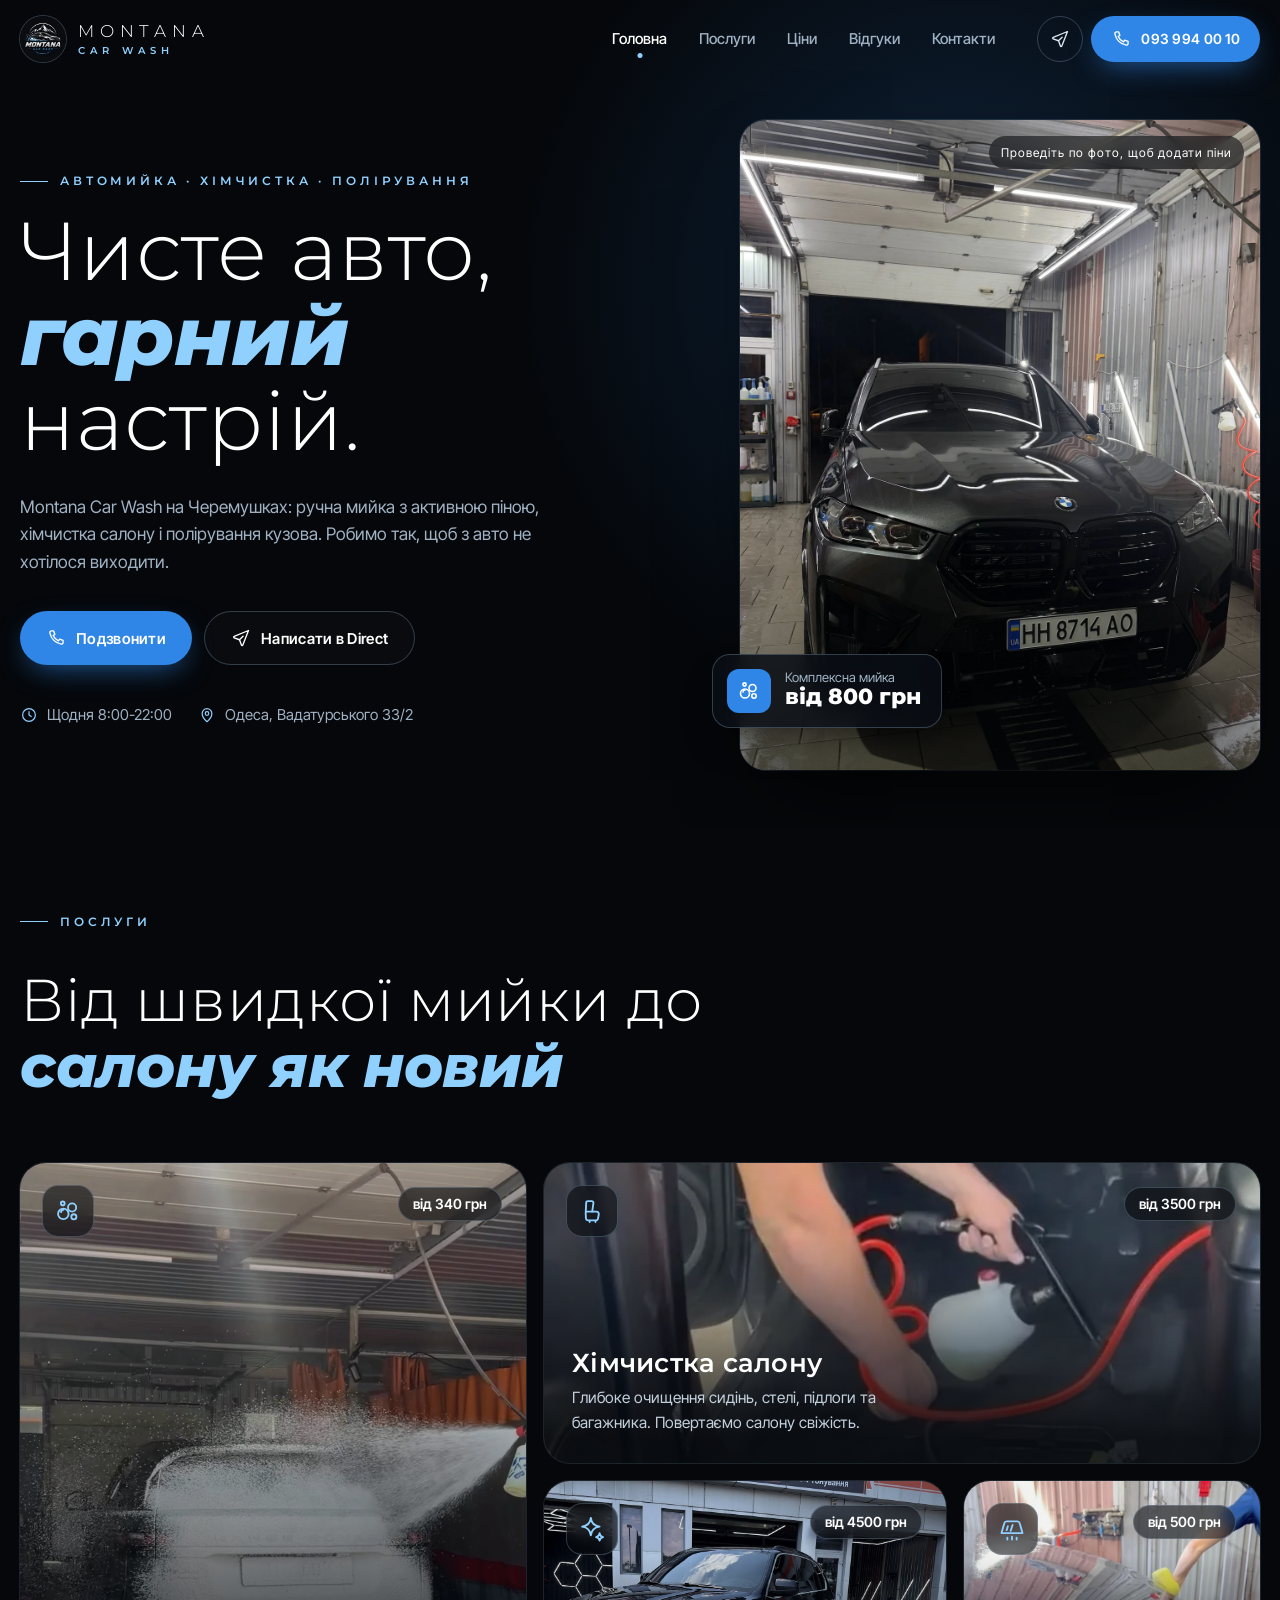
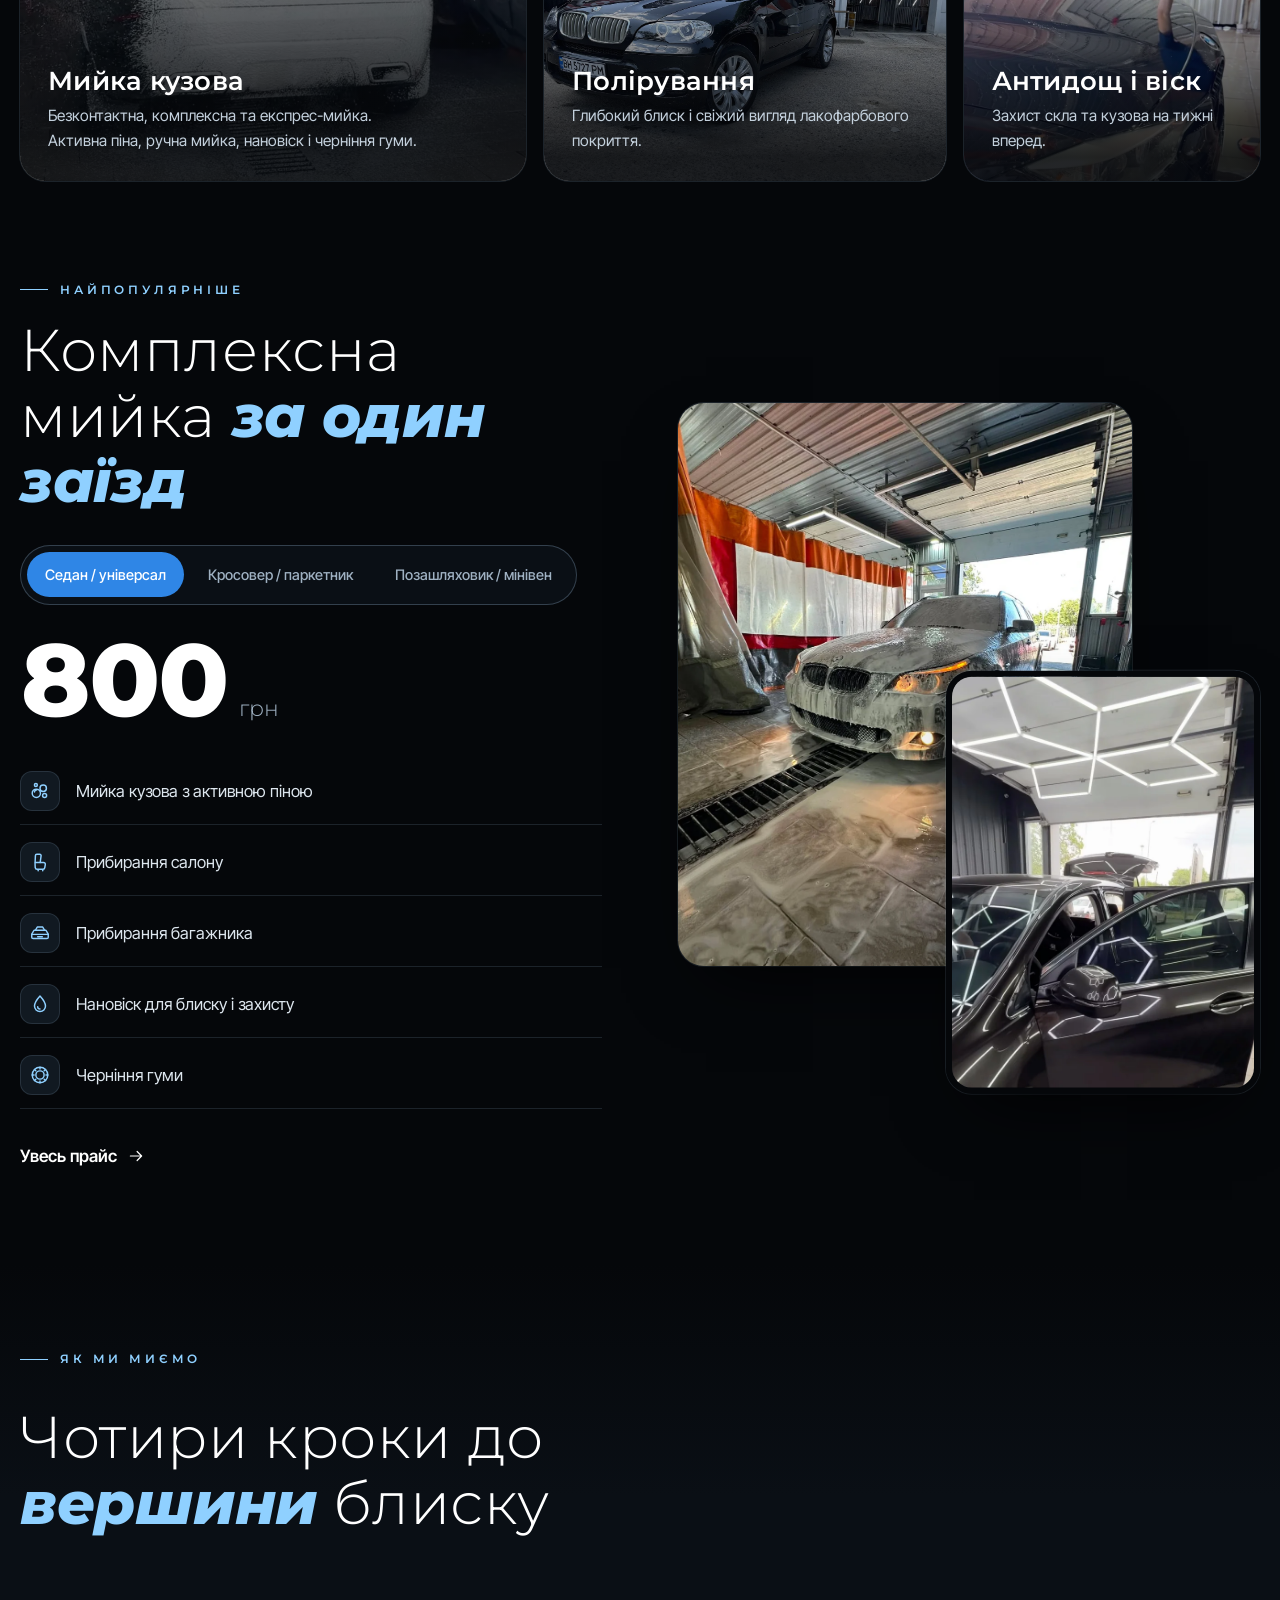
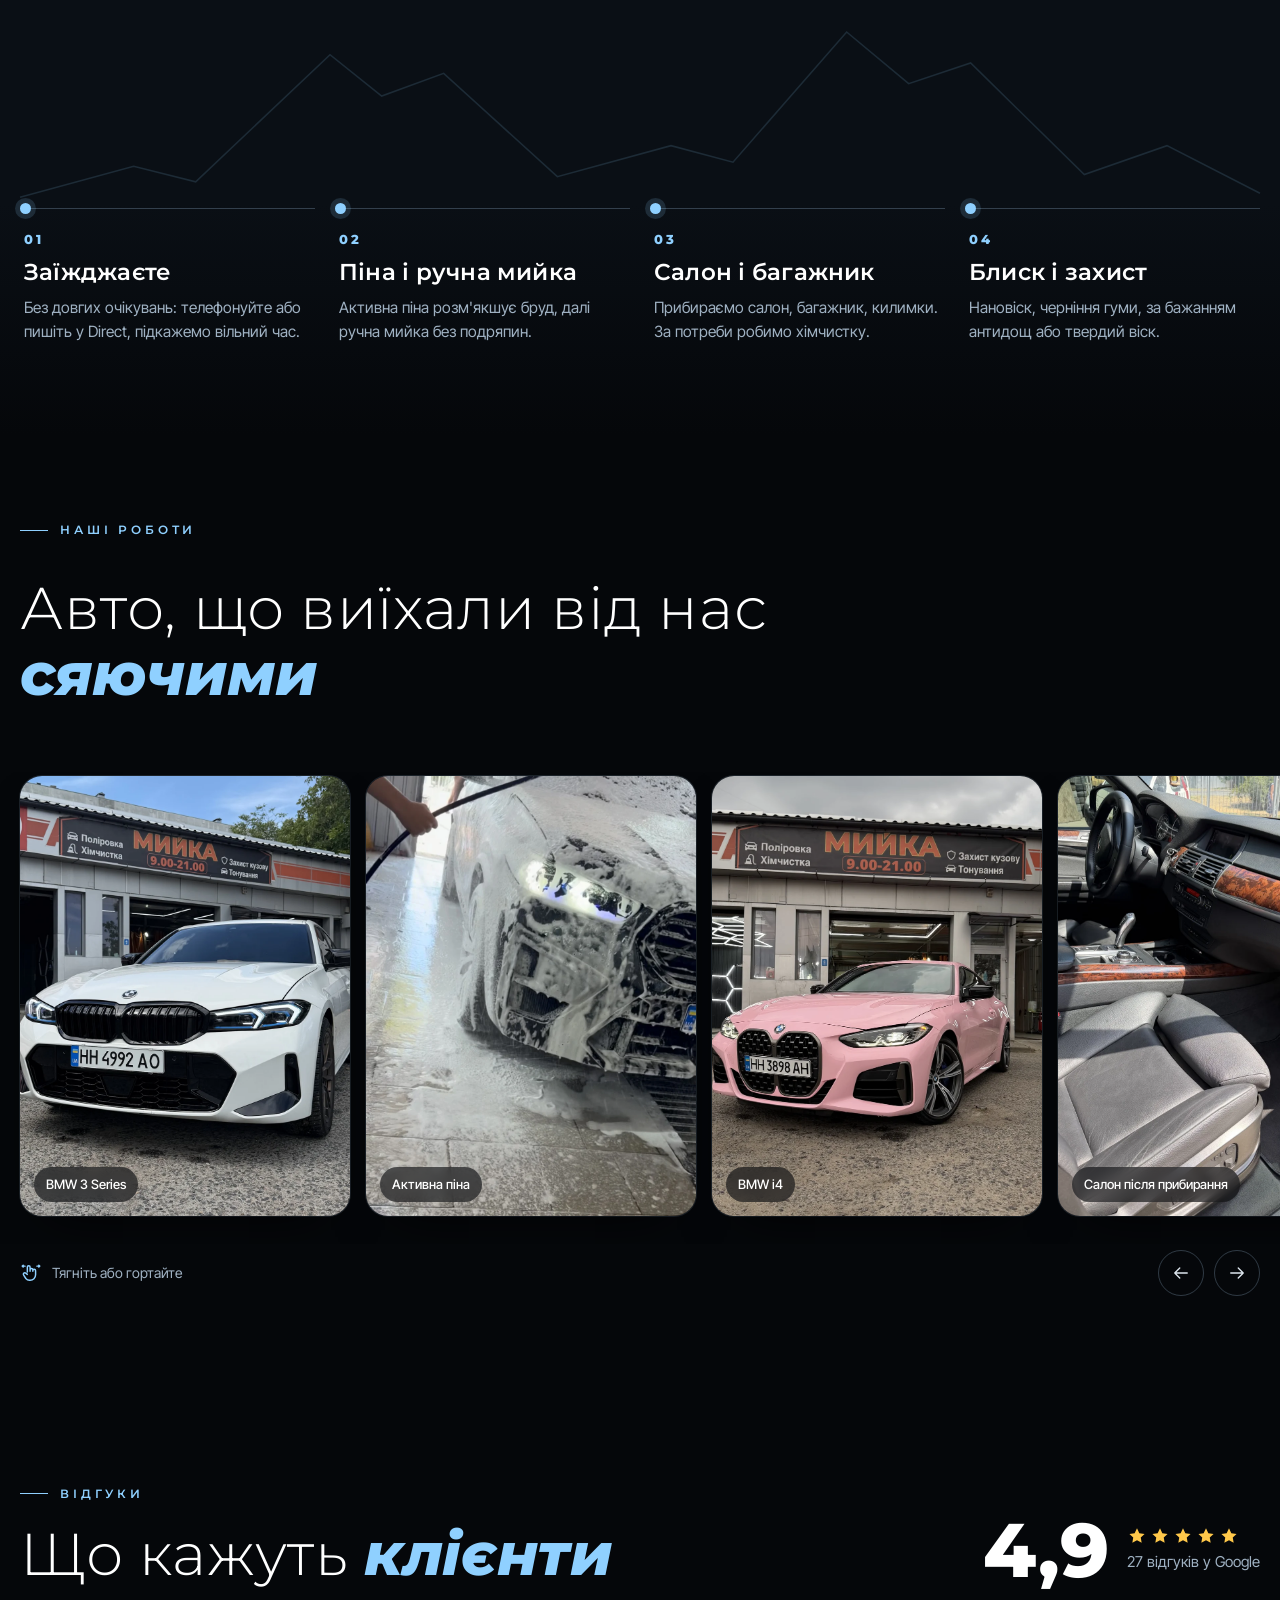
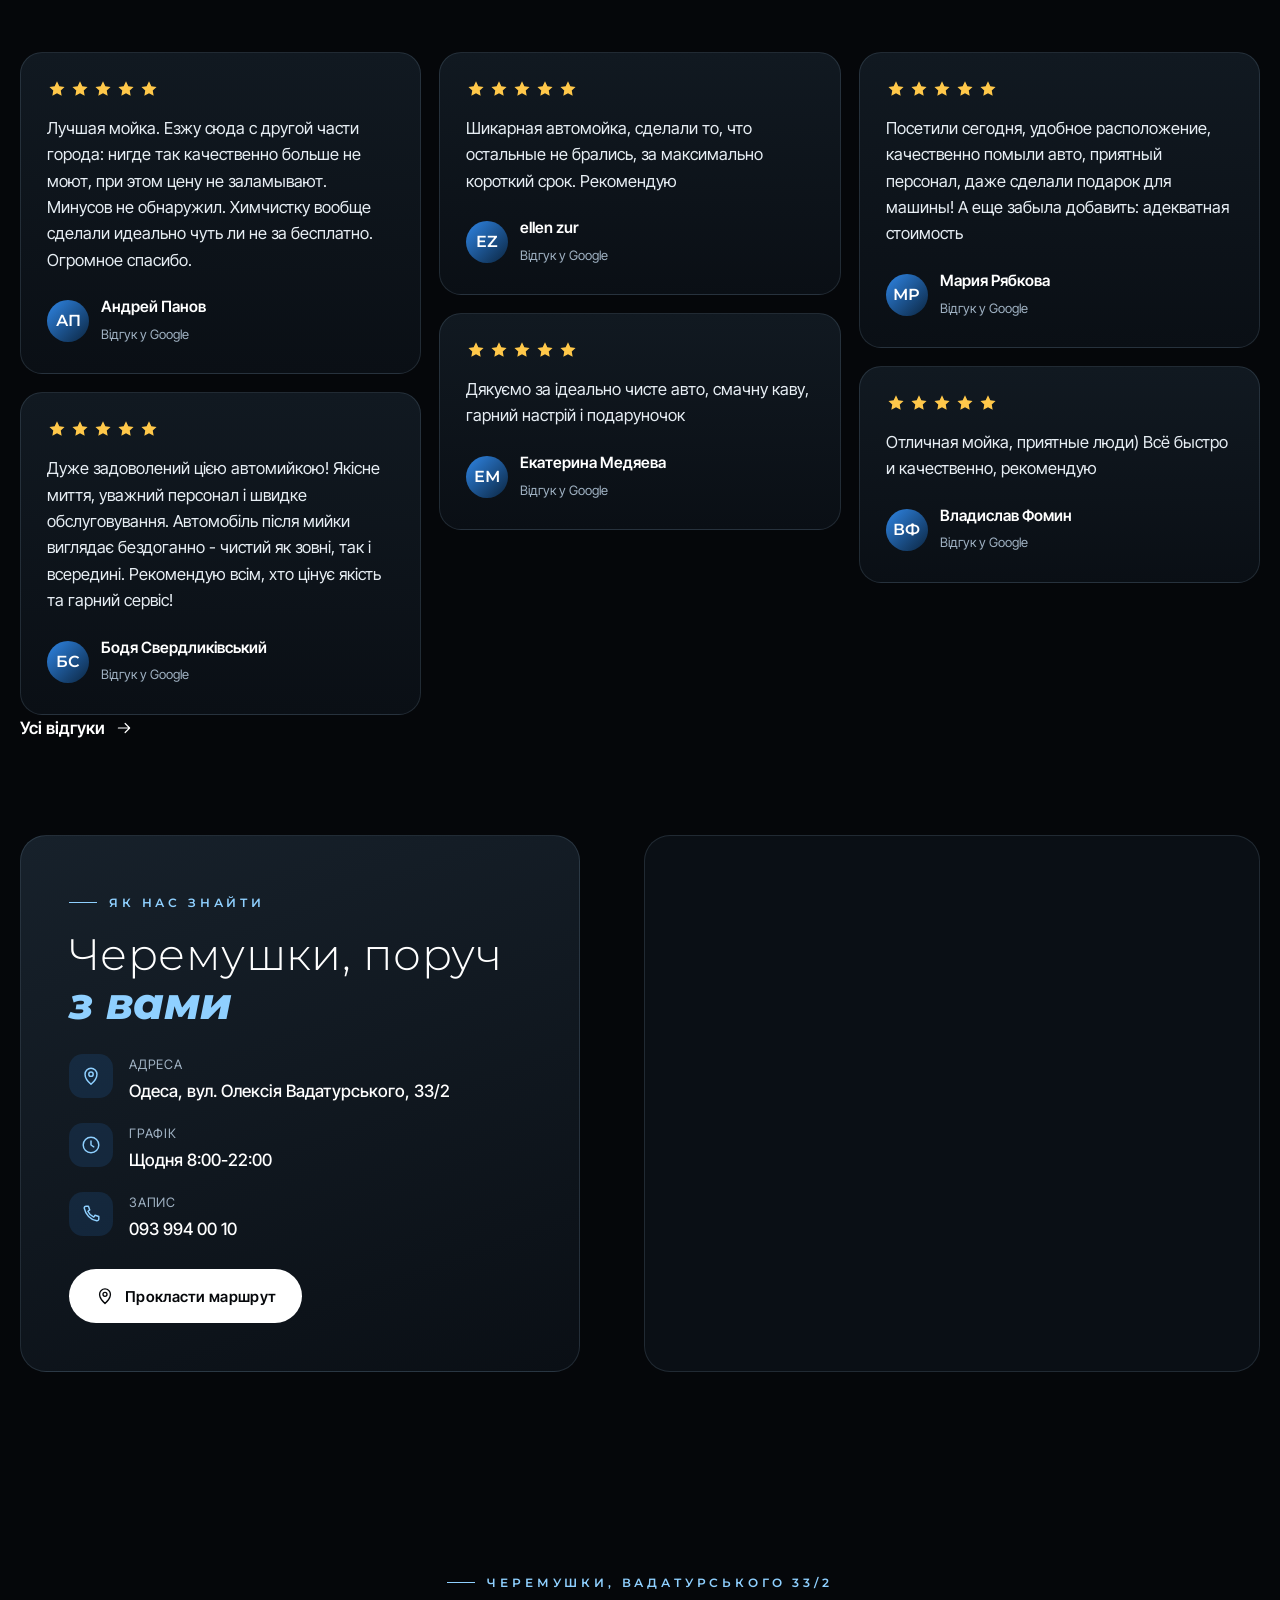
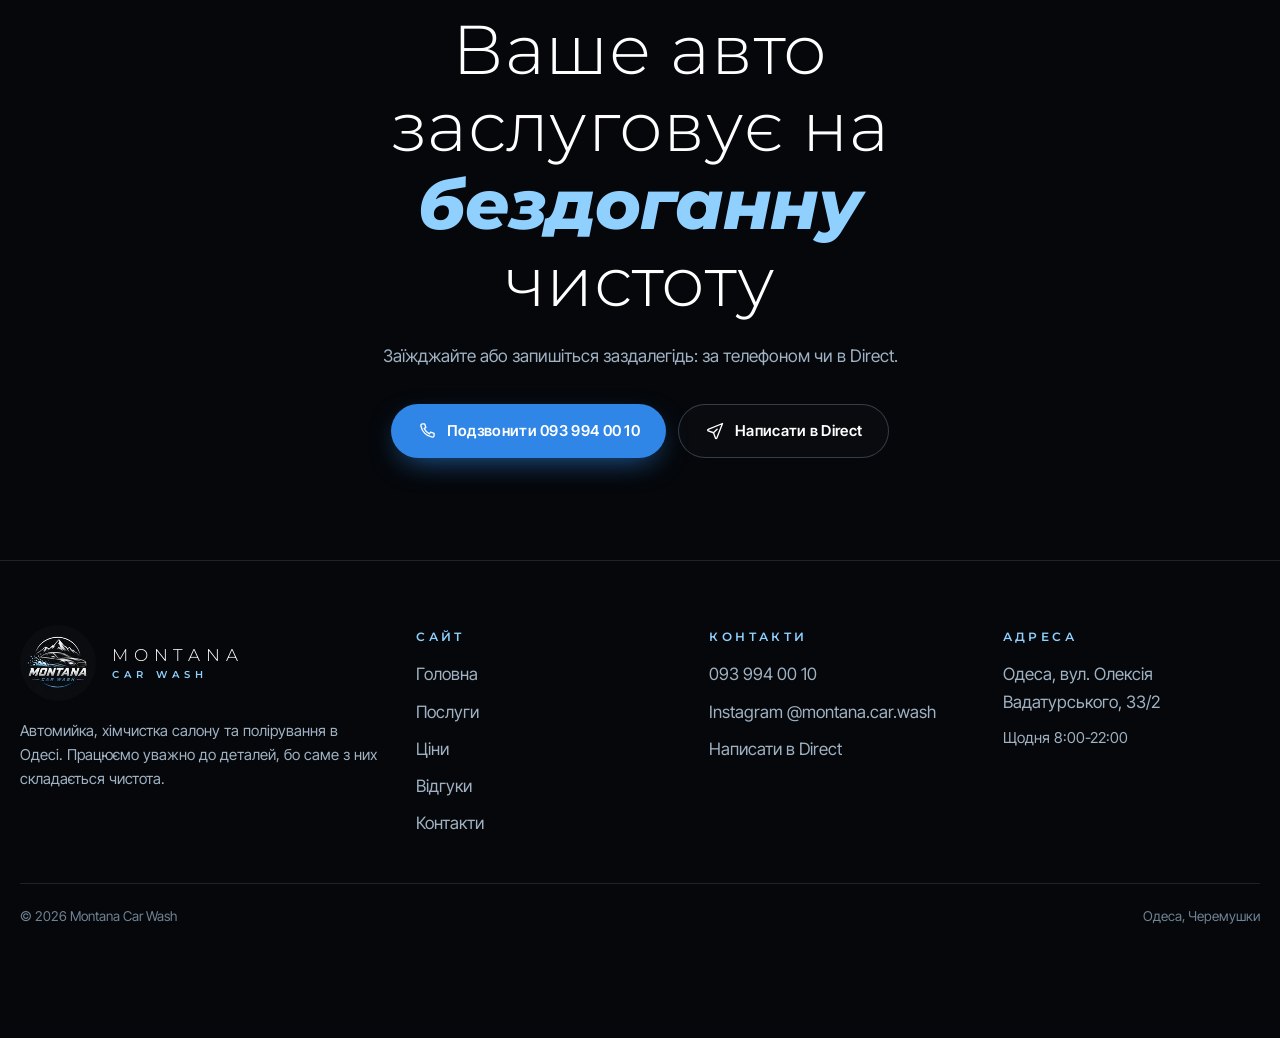
<file: index.html>
<!doctype html>
<html lang="uk">
<head>
<meta charset="utf-8">
<meta name="viewport" content="width=device-width, initial-scale=1, viewport-fit=cover">
<meta name="robots" content="noindex, nofollow">
<title>Montana Car Wash - автомийка і хімчистка в Одесі</title>
<meta name="description" content="Автомийка на Черемушках: комплексна мийка від 800 грн, хімчистка салону, полірування, антидощ. Одеса, вул. Олексія Вадатурського, 33/2. Щодня 8:00-22:00.">
<meta name="theme-color" content="#05070a">
<meta property="og:type" content="website">
<meta property="og:locale" content="uk_UA">
<meta property="og:site_name" content="Montana Car Wash">
<meta property="og:title" content="Montana Car Wash - автомийка і хімчистка в Одесі">
<meta property="og:description" content="Автомийка на Черемушках: комплексна мийка від 800 грн, хімчистка салону, полірування, антидощ. Одеса, вул. Олексія Вадатурського, 33/2. Щодня 8:00-22:00.">
<meta property="og:url" content="https://konkos-design.github.io/montana-car-wash/">
<meta property="og:image" content="https://konkos-design.github.io/montana-car-wash/img/og.jpg">
<meta property="og:image:width" content="1200">
<meta property="og:image:height" content="630">
<meta name="twitter:card" content="summary_large_image">
<meta name="twitter:title" content="Montana Car Wash - автомийка і хімчистка в Одесі">
<meta name="twitter:description" content="Автомийка на Черемушках: комплексна мийка від 800 грн, хімчистка салону, полірування, антидощ. Одеса, вул. Олексія Вадатурського, 33/2. Щодня 8:00-22:00.">
<meta name="twitter:image" content="https://konkos-design.github.io/montana-car-wash/img/og.jpg">
<link rel="icon" href="favicon.ico" sizes="any">
<link rel="icon" href="img/favicon.svg" type="image/svg+xml">
<link rel="apple-touch-icon" href="img/apple-touch-icon.png">
<link rel="preload" href="fonts/montserrat-cyrillic-300-normal.woff2" as="font" type="font/woff2" crossorigin>
<link rel="preload" href="fonts/inter-tight-cyrillic-400-normal.woff2" as="font" type="font/woff2" crossorigin>
<script>(function(d){if(!matchMedia("(prefers-reduced-motion: reduce)").matches){d.classList.add("js-anim");setTimeout(function(){d.classList.remove("js-anim")},3500)}})(document.documentElement)</script>
<link rel="stylesheet" href="css/style.css">
</head>
<body>
<header class="hdr">
  <div class="wrap hdr__in">
    <a class="brand" href="index.html" aria-label="Montana Car Wash, на головну">
      <img src="img/logo-emblem.webp" width="46" height="46" alt="Логотип Montana Car Wash">
      <span class="brand__w"><b>MONTANA</b><small>CAR WASH</small></span>
    </a>
    <nav class="nav" aria-label="Головне меню"><a href="index.html" aria-current=page>Головна</a><a href="poslugy.html">Послуги</a><a href="ciny.html">Ціни</a><a href="vidguky.html">Відгуки</a><a href="kontakty.html">Контакти</a></nav>
    <div class="hdr__cta">
      <a class="ico-btn" href="https://ig.me/m/montana.car.wash" target="_blank" rel="noopener" aria-label="Написати в Instagram Direct"><svg viewBox="0 0 24 24" fill="none" stroke="currentColor" stroke-width="1.6" stroke-linecap="round" stroke-linejoin="round" aria-hidden="true"><path d="M21 3 3.8 10.1c-.8.3-.8 1.4 0 1.7l6.4 2.3 2.3 6.4c.3.8 1.4.8 1.7 0L21 3Z"/><path d="m10.2 14.1 4.3-4.3"/></svg></a>
      <a class="btn btn--blue" href="tel:+380939940010" aria-label="Подзвонити 093 994 00 10"><svg viewBox="0 0 24 24" fill="none" stroke="currentColor" stroke-width="1.6" stroke-linecap="round" stroke-linejoin="round" aria-hidden="true"><path d="M6.6 3.5h2.6l1.4 4.1-2 1.4a12.5 12.5 0 0 0 6.4 6.4l1.4-2 4.1 1.4v2.6a2 2 0 0 1-2.2 2A17.4 17.4 0 0 1 4.6 5.7a2 2 0 0 1 2-2.2Z"/></svg><span>093 994 00 10</span></a>
      <button class="burger" aria-label="Меню" aria-expanded="false"><i></i><i></i></button>
    </div>
  </div>
</header>
<div class="mmenu" aria-label="Мобільне меню">
  <a class="mm-l" href="index.html">Головна</a><a class="mm-l" href="poslugy.html">Послуги</a><a class="mm-l" href="ciny.html">Ціни</a><a class="mm-l" href="vidguky.html">Відгуки</a><a class="mm-l" href="kontakty.html">Контакти</a>
  <div class="btns"><a class="btn btn--blue" href="tel:+380939940010"><svg viewBox="0 0 24 24" fill="none" stroke="currentColor" stroke-width="1.6" stroke-linecap="round" stroke-linejoin="round" aria-hidden="true"><path d="M6.6 3.5h2.6l1.4 4.1-2 1.4a12.5 12.5 0 0 0 6.4 6.4l1.4-2 4.1 1.4v2.6a2 2 0 0 1-2.2 2A17.4 17.4 0 0 1 4.6 5.7a2 2 0 0 1 2-2.2Z"/></svg><span>Подзвонити</span></a><a class="btn btn--ghost" href="https://ig.me/m/montana.car.wash" target="_blank" rel="noopener"><svg viewBox="0 0 24 24" fill="none" stroke="currentColor" stroke-width="1.6" stroke-linecap="round" stroke-linejoin="round" aria-hidden="true"><path d="M21 3 3.8 10.1c-.8.3-.8 1.4 0 1.7l6.4 2.3 2.3 6.4c.3.8 1.4.8 1.7 0L21 3Z"/><path d="m10.2 14.1 4.3-4.3"/></svg><span>Написати в Direct</span></a></div>
  <small>Щодня 8:00-22:00 · Одеса, вул. Олексія Вадатурського, 33/2</small>
</div>
<main>
<section class="hero">
  <div class="wrap hero__grid">
    <div class="hero__txt">
      <span class="kick">Автомийка · хімчистка · полірування</span>
      <h1><span class="ln"><span>Чисте авто,</span></span><span class="ln"><span><b>гарний</b></span></span><span class="ln"><span>настрій.</span></span></h1>
      <p class="lead hero__lead">Montana Car Wash на Черемушках: ручна мийка з активною піною, хімчистка салону і полірування кузова. Робимо так, щоб з авто не хотілося виходити.</p>
      <div class="btns"><a class="btn btn--blue" href="tel:+380939940010"><svg viewBox="0 0 24 24" fill="none" stroke="currentColor" stroke-width="1.6" stroke-linecap="round" stroke-linejoin="round" aria-hidden="true"><path d="M6.6 3.5h2.6l1.4 4.1-2 1.4a12.5 12.5 0 0 0 6.4 6.4l1.4-2 4.1 1.4v2.6a2 2 0 0 1-2.2 2A17.4 17.4 0 0 1 4.6 5.7a2 2 0 0 1 2-2.2Z"/></svg><span>Подзвонити</span></a><a class="btn btn--ghost" href="https://ig.me/m/montana.car.wash" target="_blank" rel="noopener"><svg viewBox="0 0 24 24" fill="none" stroke="currentColor" stroke-width="1.6" stroke-linecap="round" stroke-linejoin="round" aria-hidden="true"><path d="M21 3 3.8 10.1c-.8.3-.8 1.4 0 1.7l6.4 2.3 2.3 6.4c.3.8 1.4.8 1.7 0L21 3Z"/><path d="m10.2 14.1 4.3-4.3"/></svg><span>Написати в Direct</span></a></div>
      <div class="hero__meta"><span><svg viewBox="0 0 24 24" fill="none" stroke="currentColor" stroke-width="1.6" stroke-linecap="round" stroke-linejoin="round" aria-hidden="true"><circle cx="12" cy="12" r="8.5"/><path d="M12 7.5V12l3 2"/></svg>Щодня 8:00-22:00</span><span><svg viewBox="0 0 24 24" fill="none" stroke="currentColor" stroke-width="1.6" stroke-linecap="round" stroke-linejoin="round" aria-hidden="true"><path d="M12 21s-6.5-5.6-6.5-11a6.5 6.5 0 0 1 13 0c0 5.4-6.5 11-6.5 11Z"/><circle cx="12" cy="10" r="2.4"/></svg>Одеса, Вадатурського 33/2</span></div>
    </div>
    <div class="hero__media">
      <div class="hero__photo-wrap">
        <img src="img/hero.webp" width="1300" height="1612" alt="Чорний BMW X5 M у боксі Montana Car Wash під LED-світлом" fetchpriority="high">
        <canvas id="foam" aria-hidden="true"></canvas>
        <span class="hero__hint">Проведіть по фото, щоб додати піни</span>
      </div>
      <div class="hero__tag"><i><svg viewBox="0 0 24 24" fill="none" stroke="currentColor" stroke-width="1.6" stroke-linecap="round" stroke-linejoin="round" aria-hidden="true"><circle cx="8" cy="14.5" r="4.5"/><circle cx="15.5" cy="9" r="3.5"/><circle cx="17" cy="17" r="2.2"/><circle cx="7.5" cy="5.5" r="1.6"/><path d="M6 13a2.2 2.2 0 0 1 2-2"/></svg></i><span><small>Комплексна мийка</small><b>від 800 грн</b></span></div>
    </div>
  </div>
</section>

<section class="sec" id="services">
  <div class="wrap">
    <div class="sec-head"><span class="kick rv">Послуги</span><h2 class="rv">Від швидкої мийки до <b>салону як новий</b></h2></div>
    <div class="bento">
      <a class="svc svc--a rv" href="poslugy.html#wash"><img src="img/foam-spray.webp" alt="Авто в активній піні під час мийки" loading="lazy" width="1000" height="1600"><span class="svc__ico"><svg viewBox="0 0 24 24" fill="none" stroke="currentColor" stroke-width="1.6" stroke-linecap="round" stroke-linejoin="round" aria-hidden="true"><circle cx="8" cy="14.5" r="4.5"/><circle cx="15.5" cy="9" r="3.5"/><circle cx="17" cy="17" r="2.2"/><circle cx="7.5" cy="5.5" r="1.6"/><path d="M6 13a2.2 2.2 0 0 1 2-2"/></svg></span><span class="svc__price">від 340 грн</span><h3>Мийка кузова</h3><p>Безконтактна, комплексна та експрес-мийка. Активна піна, ручна мийка, нановіск і черніння гуми.</p><span class="svc__go"><svg viewBox="0 0 24 24" fill="none" stroke="currentColor" stroke-width="1.6" stroke-linecap="round" stroke-linejoin="round" aria-hidden="true"><path d="M4.5 12h15M13.5 6l6 6-6 6"/></svg></span></a>
      <a class="svc svc--b rv rv-d1" href="poslugy.html#dry"><img src="img/chem-floor.webp" alt="Майстер робить хімчистку підлоги салону" loading="lazy" width="720" height="1216"><span class="svc__ico"><svg viewBox="0 0 24 24" fill="none" stroke="currentColor" stroke-width="1.6" stroke-linecap="round" stroke-linejoin="round" aria-hidden="true"><path d="M8.5 3.5h3.2a1.5 1.5 0 0 1 1.5 1.7l-1 7.3h3.6a2 2 0 0 1 2 2.3l-.6 3.4a2 2 0 0 1-2 1.8H8.8a2 2 0 0 1-2-1.8L6.6 14 7 5a1.5 1.5 0 0 1 1.5-1.5Z"/><path d="M7 12.5h5.2"/><path d="M10 20.4v1.1M15 20.4v1.1"/></svg></span><span class="svc__price">від 3500 грн</span><h3>Хімчистка салону</h3><p>Глибоке очищення сидінь, стелі, підлоги та багажника. Повертаємо салону свіжість.</p><span class="svc__go"><svg viewBox="0 0 24 24" fill="none" stroke="currentColor" stroke-width="1.6" stroke-linecap="round" stroke-linejoin="round" aria-hidden="true"><path d="M4.5 12h15M13.5 6l6 6-6 6"/></svg></span></a>
      <a class="svc svc--c rv" href="poslugy.html#polish"><img src="img/x5-shine.webp" alt="Чорний BMW X5 після мийки біля Montana" loading="lazy" width="1200" height="1280"><span class="svc__ico"><svg viewBox="0 0 24 24" fill="none" stroke="currentColor" stroke-width="1.6" stroke-linecap="round" stroke-linejoin="round" aria-hidden="true"><path d="M11 2.5c.6 4.8 2.7 6.9 7.5 7.5-4.8.6-6.9 2.7-7.5 7.5-.6-4.8-2.7-6.9-7.5-7.5 4.8-.6 6.9-2.7 7.5-7.5Z"/><path d="M18.5 15.5c.3 2.2 1.2 3.1 3 3.4-1.8.3-2.7 1.2-3 3.1-.3-1.9-1.2-2.8-3-3.1 1.8-.3 2.7-1.2 3-3.4Z"/></svg></span><span class="svc__price">від 4500 грн</span><h3>Полірування</h3><p>Глибокий блиск і свіжий вигляд лакофарбового покриття.</p><span class="svc__go"><svg viewBox="0 0 24 24" fill="none" stroke="currentColor" stroke-width="1.6" stroke-linecap="round" stroke-linejoin="round" aria-hidden="true"><path d="M4.5 12h15M13.5 6l6 6-6 6"/></svg></span></a>
      <a class="svc svc--d rv rv-d1" href="poslugy.html#protect"><img src="img/sponge.webp" alt="Ручна мийка капота губкою" loading="lazy" width="720" height="921"><span class="svc__ico"><svg viewBox="0 0 24 24" fill="none" stroke="currentColor" stroke-width="1.6" stroke-linecap="round" stroke-linejoin="round" aria-hidden="true"><path d="M3 15.5 5.4 7a2 2 0 0 1 1.9-1.5h9.4A2 2 0 0 1 18.6 7l2.4 8.5Z"/><path d="M8 19.5v1.5M12 18.5v2.5M16 19.5v1.5"/><path d="M8.5 9.5 7.4 13M12.5 8.5l-1.6 5"/></svg></span><span class="svc__price">від 500 грн</span><h3>Антидощ і віск</h3><p>Захист скла та кузова на тижні вперед.</p><span class="svc__go"><svg viewBox="0 0 24 24" fill="none" stroke="currentColor" stroke-width="1.6" stroke-linecap="round" stroke-linejoin="round" aria-hidden="true"><path d="M4.5 12h15M13.5 6l6 6-6 6"/></svg></span></a>
    </div>
  </div>
</section>

<section class="sec" data-seg-scope style="padding-top:0">
  <div class="wrap cx">
    <div>
      <span class="kick rv">Найпопулярніше</span>
      <h2 class="rv">Комплексна мийка <b>за один заїзд</b></h2>
      <div class="rv rv-d1"><div class="seg" data-seg role="group" aria-label="Тип авто"><span class="seg__pill"></span>
<button type="button" aria-pressed="true">Седан / універсал</button><button type="button" aria-pressed="false">Кросовер / паркетник</button><button type="button" aria-pressed="false">Позашляховик / мінівен</button></div></div>
      <div class="bigprice rv rv-d1"><b data-p="800|850|900" data-count>800</b><span>грн</span></div>
      <ul class="incl rv rv-d2">
        <li><i><svg viewBox="0 0 24 24" fill="none" stroke="currentColor" stroke-width="1.6" stroke-linecap="round" stroke-linejoin="round" aria-hidden="true"><circle cx="8" cy="14.5" r="4.5"/><circle cx="15.5" cy="9" r="3.5"/><circle cx="17" cy="17" r="2.2"/><circle cx="7.5" cy="5.5" r="1.6"/><path d="M6 13a2.2 2.2 0 0 1 2-2"/></svg></i>Мийка кузова з активною піною</li>
        <li><i><svg viewBox="0 0 24 24" fill="none" stroke="currentColor" stroke-width="1.6" stroke-linecap="round" stroke-linejoin="round" aria-hidden="true"><path d="M8.5 3.5h3.2a1.5 1.5 0 0 1 1.5 1.7l-1 7.3h3.6a2 2 0 0 1 2 2.3l-.6 3.4a2 2 0 0 1-2 1.8H8.8a2 2 0 0 1-2-1.8L6.6 14 7 5a1.5 1.5 0 0 1 1.5-1.5Z"/><path d="M7 12.5h5.2"/><path d="M10 20.4v1.1M15 20.4v1.1"/></svg></i>Прибирання салону</li>
        <li><i><svg viewBox="0 0 24 24" fill="none" stroke="currentColor" stroke-width="1.6" stroke-linecap="round" stroke-linejoin="round" aria-hidden="true"><path d="M3 16.5v-3.2L5.5 9h13L21 13.3v3.2a1.5 1.5 0 0 1-1.5 1.5h-15A1.5 1.5 0 0 1 3 16.5Z"/><path d="M7 9 9 5.5h6L17 9M3 13.5h18M9.5 16h5"/></svg></i>Прибирання багажника</li>
        <li><i><svg viewBox="0 0 24 24" fill="none" stroke="currentColor" stroke-width="1.6" stroke-linecap="round" stroke-linejoin="round" aria-hidden="true"><path d="M12 3.2s6 6.6 6 11a6 6 0 0 1-12 0c0-4.4 6-11 6-11Z"/><path d="M9.5 15a2.5 2.5 0 0 0 2.5 2.5"/></svg></i>Нановіск для блиску і захисту</li>
        <li><i><svg viewBox="0 0 24 24" fill="none" stroke="currentColor" stroke-width="1.6" stroke-linecap="round" stroke-linejoin="round" aria-hidden="true"><circle cx="12" cy="12" r="8.5"/><circle cx="12" cy="12" r="4.5"/><path d="M12 3.5v2M12 18.5v2M3.5 12h2M18.5 12h2M6 6l1.4 1.4M16.6 16.6 18 18M6 18l1.4-1.4M16.6 7.4 18 6"/></svg></i>Черніння гуми</li>
      </ul>
      <a class="link rv" href="ciny.html">Увесь прайс <svg viewBox="0 0 24 24" fill="none" stroke="currentColor" stroke-width="1.6" stroke-linecap="round" stroke-linejoin="round" aria-hidden="true"><path d="M4.5 12h15M13.5 6l6 6-6 6"/></svg></a>
    </div>
    <div class="cx__media rv">
      <figure class="cx__m1"><img src="img/bay-foam.webp" alt="BMW у піні в боксі мийки" loading="lazy" width="1200" height="1393"></figure>
      <figure class="cx__m2"><img src="img/hex-bay.webp" alt="Чистий салон під гексагональним світлом" loading="lazy" width="720" height="896"></figure>
    </div>
  </div>
</section>

<section class="sec steps">
  <div class="wrap">
    <div class="sec-head"><span class="kick rv">Як ми миємо</span><h2 class="rv">Чотири кроки до <b>вершини</b> блиску</h2></div>
    <div class="steps__track">
      <svg class="steps__svg" viewBox="0 0 1200 200" fill="none" aria-hidden="true">
        <path d="M0 190 L110 160 L170 175 L300 52 L350 92 L410 70 L520 170 L630 140 L690 156 L800 30 L860 80 L920 60 L1030 168 L1110 140 L1200 186" stroke="currentColor" stroke-opacity=".14" stroke-width="1.5"/>
        <path class="draw" pathLength="1" stroke-dasharray="1" d="M0 190 L110 160 L170 175 L300 52 L350 92 L410 70 L520 170 L630 140 L690 156 L800 30 L860 80 L920 60 L1030 168 L1110 140 L1200 186" stroke="currentColor" stroke-width="2" stroke-linejoin="round"/>
        <circle class="peak" cx="110" cy="160" r="6" fill="currentColor"/><circle class="peak" cx="300" cy="52" r="6" fill="currentColor"/><circle class="peak" cx="800" cy="30" r="6" fill="currentColor"/><circle class="peak" cx="1110" cy="140" r="6" fill="currentColor"/>
      </svg>
      <ol class="steps__list">
        <li class="rv"><span class="steps__n">01</span><h3>Заїжджаєте</h3><p>Без довгих очікувань: телефонуйте або пишіть у Direct, підкажемо вільний час.</p></li>
        <li class="rv rv-d1"><span class="steps__n">02</span><h3>Піна і ручна мийка</h3><p>Активна піна розм'якшує бруд, далі ручна мийка без подряпин.</p></li>
        <li class="rv rv-d2"><span class="steps__n">03</span><h3>Салон і багажник</h3><p>Прибираємо салон, багажник, килимки. За потреби робимо хімчистку.</p></li>
        <li class="rv rv-d3"><span class="steps__n">04</span><h3>Блиск і захист</h3><p>Нановіск, черніння гуми, за бажанням антидощ або твердий віск.</p></li>
      </ol>
    </div>
  </div>
</section>

<section class="sec" style="padding-bottom:clamp(60px,7vw,90px)">
  <div class="wrap"><div class="sec-head"><span class="kick rv">Наші роботи</span><h2 class="rv">Авто, що виїхали від нас <b>сяючими</b></h2></div></div>
  <div class="strip-host">
    <div class="strip" tabindex="0" aria-label="Фото робіт, гортайте вбік">
      <figure><img src="img/white-front.webp" alt="Білий BMW 3 після мийки біля Montana" loading="lazy"><figcaption>BMW 3 Series</figcaption></figure>
      <figure><img src="img/foam-grille.webp" alt="Активна піна на BMW" loading="lazy"><figcaption>Активна піна</figcaption></figure>
      <figure><img src="img/pink-bmw.webp" alt="Рожевий BMW i4 біля мийки" loading="lazy"><figcaption>BMW i4</figcaption></figure>
      <figure><img src="img/interior.webp" alt="Чистий салон BMW X5" loading="lazy"><figcaption>Салон після прибирання</figcaption></figure>
      <figure><img src="img/jaguar.webp" alt="Чорний Jaguar XE у боксі" loading="lazy"><figcaption>Jaguar XE</figcaption></figure>
      <figure><img src="img/foam-rear.webp" alt="Mazda в піні" loading="lazy"><figcaption>Мийка кузова</figcaption></figure>
      <figure><img src="img/pink-rinse.webp" alt="Мийка рожевого BMW M4 під тиском" loading="lazy"><figcaption>BMW M4</figcaption></figure>
      <figure><img src="img/interior2.webp" alt="Салон після хімчистки" loading="lazy"><figcaption>Хімчистка</figcaption></figure>
    </div>
    <div class="wrap strip-nav" data-strip-nav>
      <span class="drag-hint"><svg viewBox="0 0 24 24" fill="none" stroke="currentColor" stroke-width="1.6" stroke-linecap="round" stroke-linejoin="round" aria-hidden="true"><path d="M8 11V5.5a1.5 1.5 0 0 1 3 0V10m0-1.5a1.5 1.5 0 0 1 3 0V10m0-.5a1.5 1.5 0 0 1 3 0v4.5a6 6 0 0 1-6 6h-.6a5 5 0 0 1-4-2L4 14.3a1.6 1.6 0 0 1 2.3-2.2L8 13.5"/><path d="M2.5 4.5h3M18.5 4.5h3M3.5 3.5l-1 1 1 1M20.5 3.5l1 1-1 1"/></svg>Тягніть або гортайте</span>
      <span class="arrows"><button class="ico-btn" data-dir="prev" aria-label="Назад"><svg viewBox="0 0 24 24" fill="none" stroke="currentColor" stroke-width="1.6" stroke-linecap="round" stroke-linejoin="round" aria-hidden="true"><path d="M19.5 12h-15M10.5 6l-6 6 6 6"/></svg></button><button class="ico-btn" data-dir="next" aria-label="Далі"><svg viewBox="0 0 24 24" fill="none" stroke="currentColor" stroke-width="1.6" stroke-linecap="round" stroke-linejoin="round" aria-hidden="true"><path d="M4.5 12h15M13.5 6l6 6-6 6"/></svg></button></span>
    </div>
  </div>
</section>

<section class="sec" id="reviews">
  <div class="wrap">
    <div class="sec-head" style="max-width:none;display:flex;flex-wrap:wrap;justify-content:space-between;align-items:flex-end;gap:24px">
      <div><span class="kick rv">Відгуки</span><h2 class="rv">Що кажуть <b>клієнти</b></h2></div>
      <div class="rating rv"><b>4,9</b><span><span class="stars" aria-label="5 з 5"><svg viewBox="0 0 24 24" fill="none" stroke="currentColor" stroke-width="1.6" stroke-linecap="round" stroke-linejoin="round" aria-hidden="true"><path fill="currentColor" stroke="none" d="m12 2.8 2.8 5.8 6.3.9-4.6 4.4 1.1 6.3L12 17.2l-5.6 3 1.1-6.3-4.6-4.4 6.3-.9Z"/></svg><svg viewBox="0 0 24 24" fill="none" stroke="currentColor" stroke-width="1.6" stroke-linecap="round" stroke-linejoin="round" aria-hidden="true"><path fill="currentColor" stroke="none" d="m12 2.8 2.8 5.8 6.3.9-4.6 4.4 1.1 6.3L12 17.2l-5.6 3 1.1-6.3-4.6-4.4 6.3-.9Z"/></svg><svg viewBox="0 0 24 24" fill="none" stroke="currentColor" stroke-width="1.6" stroke-linecap="round" stroke-linejoin="round" aria-hidden="true"><path fill="currentColor" stroke="none" d="m12 2.8 2.8 5.8 6.3.9-4.6 4.4 1.1 6.3L12 17.2l-5.6 3 1.1-6.3-4.6-4.4 6.3-.9Z"/></svg><svg viewBox="0 0 24 24" fill="none" stroke="currentColor" stroke-width="1.6" stroke-linecap="round" stroke-linejoin="round" aria-hidden="true"><path fill="currentColor" stroke="none" d="m12 2.8 2.8 5.8 6.3.9-4.6 4.4 1.1 6.3L12 17.2l-5.6 3 1.1-6.3-4.6-4.4 6.3-.9Z"/></svg><svg viewBox="0 0 24 24" fill="none" stroke="currentColor" stroke-width="1.6" stroke-linecap="round" stroke-linejoin="round" aria-hidden="true"><path fill="currentColor" stroke="none" d="m12 2.8 2.8 5.8 6.3.9-4.6 4.4 1.1 6.3L12 17.2l-5.6 3 1.1-6.3-4.6-4.4 6.3-.9Z"/></svg></span><small>27 відгуків у Google</small></span></div>
    </div>
    <div class="revs"><figure class="rev rv"><span class="stars" aria-label="5 з 5"><svg viewBox="0 0 24 24" fill="none" stroke="currentColor" stroke-width="1.6" stroke-linecap="round" stroke-linejoin="round" aria-hidden="true"><path fill="currentColor" stroke="none" d="m12 2.8 2.8 5.8 6.3.9-4.6 4.4 1.1 6.3L12 17.2l-5.6 3 1.1-6.3-4.6-4.4 6.3-.9Z"/></svg><svg viewBox="0 0 24 24" fill="none" stroke="currentColor" stroke-width="1.6" stroke-linecap="round" stroke-linejoin="round" aria-hidden="true"><path fill="currentColor" stroke="none" d="m12 2.8 2.8 5.8 6.3.9-4.6 4.4 1.1 6.3L12 17.2l-5.6 3 1.1-6.3-4.6-4.4 6.3-.9Z"/></svg><svg viewBox="0 0 24 24" fill="none" stroke="currentColor" stroke-width="1.6" stroke-linecap="round" stroke-linejoin="round" aria-hidden="true"><path fill="currentColor" stroke="none" d="m12 2.8 2.8 5.8 6.3.9-4.6 4.4 1.1 6.3L12 17.2l-5.6 3 1.1-6.3-4.6-4.4 6.3-.9Z"/></svg><svg viewBox="0 0 24 24" fill="none" stroke="currentColor" stroke-width="1.6" stroke-linecap="round" stroke-linejoin="round" aria-hidden="true"><path fill="currentColor" stroke="none" d="m12 2.8 2.8 5.8 6.3.9-4.6 4.4 1.1 6.3L12 17.2l-5.6 3 1.1-6.3-4.6-4.4 6.3-.9Z"/></svg><svg viewBox="0 0 24 24" fill="none" stroke="currentColor" stroke-width="1.6" stroke-linecap="round" stroke-linejoin="round" aria-hidden="true"><path fill="currentColor" stroke="none" d="m12 2.8 2.8 5.8 6.3.9-4.6 4.4 1.1 6.3L12 17.2l-5.6 3 1.1-6.3-4.6-4.4 6.3-.9Z"/></svg></span><blockquote>Лучшая мойка. Езжу сюда с другой части города: нигде так качественно больше не моют, при этом цену не заламывают. Минусов не обнаружил. Химчистку вообще сделали идеально чуть ли не за бесплатно. Огромное спасибо.</blockquote><footer><span class="av">АП</span><span><cite>Андрей Панов</cite><small>Відгук у Google</small></span></footer></figure><figure class="rev rv rv-d1"><span class="stars" aria-label="5 з 5"><svg viewBox="0 0 24 24" fill="none" stroke="currentColor" stroke-width="1.6" stroke-linecap="round" stroke-linejoin="round" aria-hidden="true"><path fill="currentColor" stroke="none" d="m12 2.8 2.8 5.8 6.3.9-4.6 4.4 1.1 6.3L12 17.2l-5.6 3 1.1-6.3-4.6-4.4 6.3-.9Z"/></svg><svg viewBox="0 0 24 24" fill="none" stroke="currentColor" stroke-width="1.6" stroke-linecap="round" stroke-linejoin="round" aria-hidden="true"><path fill="currentColor" stroke="none" d="m12 2.8 2.8 5.8 6.3.9-4.6 4.4 1.1 6.3L12 17.2l-5.6 3 1.1-6.3-4.6-4.4 6.3-.9Z"/></svg><svg viewBox="0 0 24 24" fill="none" stroke="currentColor" stroke-width="1.6" stroke-linecap="round" stroke-linejoin="round" aria-hidden="true"><path fill="currentColor" stroke="none" d="m12 2.8 2.8 5.8 6.3.9-4.6 4.4 1.1 6.3L12 17.2l-5.6 3 1.1-6.3-4.6-4.4 6.3-.9Z"/></svg><svg viewBox="0 0 24 24" fill="none" stroke="currentColor" stroke-width="1.6" stroke-linecap="round" stroke-linejoin="round" aria-hidden="true"><path fill="currentColor" stroke="none" d="m12 2.8 2.8 5.8 6.3.9-4.6 4.4 1.1 6.3L12 17.2l-5.6 3 1.1-6.3-4.6-4.4 6.3-.9Z"/></svg><svg viewBox="0 0 24 24" fill="none" stroke="currentColor" stroke-width="1.6" stroke-linecap="round" stroke-linejoin="round" aria-hidden="true"><path fill="currentColor" stroke="none" d="m12 2.8 2.8 5.8 6.3.9-4.6 4.4 1.1 6.3L12 17.2l-5.6 3 1.1-6.3-4.6-4.4 6.3-.9Z"/></svg></span><blockquote>Дуже задоволений цією автомийкою! Якісне миття, уважний персонал і швидке обслуговування. Автомобіль після мийки виглядає бездоганно - чистий як зовні, так і всередині. Рекомендую всім, хто цінує якість та гарний сервіс!</blockquote><footer><span class="av">БС</span><span><cite>Бодя Свердликівський</cite><small>Відгук у Google</small></span></footer></figure><figure class="rev rv rv-d2"><span class="stars" aria-label="5 з 5"><svg viewBox="0 0 24 24" fill="none" stroke="currentColor" stroke-width="1.6" stroke-linecap="round" stroke-linejoin="round" aria-hidden="true"><path fill="currentColor" stroke="none" d="m12 2.8 2.8 5.8 6.3.9-4.6 4.4 1.1 6.3L12 17.2l-5.6 3 1.1-6.3-4.6-4.4 6.3-.9Z"/></svg><svg viewBox="0 0 24 24" fill="none" stroke="currentColor" stroke-width="1.6" stroke-linecap="round" stroke-linejoin="round" aria-hidden="true"><path fill="currentColor" stroke="none" d="m12 2.8 2.8 5.8 6.3.9-4.6 4.4 1.1 6.3L12 17.2l-5.6 3 1.1-6.3-4.6-4.4 6.3-.9Z"/></svg><svg viewBox="0 0 24 24" fill="none" stroke="currentColor" stroke-width="1.6" stroke-linecap="round" stroke-linejoin="round" aria-hidden="true"><path fill="currentColor" stroke="none" d="m12 2.8 2.8 5.8 6.3.9-4.6 4.4 1.1 6.3L12 17.2l-5.6 3 1.1-6.3-4.6-4.4 6.3-.9Z"/></svg><svg viewBox="0 0 24 24" fill="none" stroke="currentColor" stroke-width="1.6" stroke-linecap="round" stroke-linejoin="round" aria-hidden="true"><path fill="currentColor" stroke="none" d="m12 2.8 2.8 5.8 6.3.9-4.6 4.4 1.1 6.3L12 17.2l-5.6 3 1.1-6.3-4.6-4.4 6.3-.9Z"/></svg><svg viewBox="0 0 24 24" fill="none" stroke="currentColor" stroke-width="1.6" stroke-linecap="round" stroke-linejoin="round" aria-hidden="true"><path fill="currentColor" stroke="none" d="m12 2.8 2.8 5.8 6.3.9-4.6 4.4 1.1 6.3L12 17.2l-5.6 3 1.1-6.3-4.6-4.4 6.3-.9Z"/></svg></span><blockquote>Шикарная автомойка, сделали то, что остальные не брались, за максимально короткий срок. Рекомендую</blockquote><footer><span class="av">EZ</span><span><cite>ellen zur</cite><small>Відгук у Google</small></span></footer></figure><figure class="rev rv"><span class="stars" aria-label="5 з 5"><svg viewBox="0 0 24 24" fill="none" stroke="currentColor" stroke-width="1.6" stroke-linecap="round" stroke-linejoin="round" aria-hidden="true"><path fill="currentColor" stroke="none" d="m12 2.8 2.8 5.8 6.3.9-4.6 4.4 1.1 6.3L12 17.2l-5.6 3 1.1-6.3-4.6-4.4 6.3-.9Z"/></svg><svg viewBox="0 0 24 24" fill="none" stroke="currentColor" stroke-width="1.6" stroke-linecap="round" stroke-linejoin="round" aria-hidden="true"><path fill="currentColor" stroke="none" d="m12 2.8 2.8 5.8 6.3.9-4.6 4.4 1.1 6.3L12 17.2l-5.6 3 1.1-6.3-4.6-4.4 6.3-.9Z"/></svg><svg viewBox="0 0 24 24" fill="none" stroke="currentColor" stroke-width="1.6" stroke-linecap="round" stroke-linejoin="round" aria-hidden="true"><path fill="currentColor" stroke="none" d="m12 2.8 2.8 5.8 6.3.9-4.6 4.4 1.1 6.3L12 17.2l-5.6 3 1.1-6.3-4.6-4.4 6.3-.9Z"/></svg><svg viewBox="0 0 24 24" fill="none" stroke="currentColor" stroke-width="1.6" stroke-linecap="round" stroke-linejoin="round" aria-hidden="true"><path fill="currentColor" stroke="none" d="m12 2.8 2.8 5.8 6.3.9-4.6 4.4 1.1 6.3L12 17.2l-5.6 3 1.1-6.3-4.6-4.4 6.3-.9Z"/></svg><svg viewBox="0 0 24 24" fill="none" stroke="currentColor" stroke-width="1.6" stroke-linecap="round" stroke-linejoin="round" aria-hidden="true"><path fill="currentColor" stroke="none" d="m12 2.8 2.8 5.8 6.3.9-4.6 4.4 1.1 6.3L12 17.2l-5.6 3 1.1-6.3-4.6-4.4 6.3-.9Z"/></svg></span><blockquote>Дякуємо за ідеально чисте авто, смачну каву, гарний настрій і подаруночок</blockquote><footer><span class="av">ЕМ</span><span><cite>Екатерина Медяева</cite><small>Відгук у Google</small></span></footer></figure><figure class="rev rv rv-d1"><span class="stars" aria-label="5 з 5"><svg viewBox="0 0 24 24" fill="none" stroke="currentColor" stroke-width="1.6" stroke-linecap="round" stroke-linejoin="round" aria-hidden="true"><path fill="currentColor" stroke="none" d="m12 2.8 2.8 5.8 6.3.9-4.6 4.4 1.1 6.3L12 17.2l-5.6 3 1.1-6.3-4.6-4.4 6.3-.9Z"/></svg><svg viewBox="0 0 24 24" fill="none" stroke="currentColor" stroke-width="1.6" stroke-linecap="round" stroke-linejoin="round" aria-hidden="true"><path fill="currentColor" stroke="none" d="m12 2.8 2.8 5.8 6.3.9-4.6 4.4 1.1 6.3L12 17.2l-5.6 3 1.1-6.3-4.6-4.4 6.3-.9Z"/></svg><svg viewBox="0 0 24 24" fill="none" stroke="currentColor" stroke-width="1.6" stroke-linecap="round" stroke-linejoin="round" aria-hidden="true"><path fill="currentColor" stroke="none" d="m12 2.8 2.8 5.8 6.3.9-4.6 4.4 1.1 6.3L12 17.2l-5.6 3 1.1-6.3-4.6-4.4 6.3-.9Z"/></svg><svg viewBox="0 0 24 24" fill="none" stroke="currentColor" stroke-width="1.6" stroke-linecap="round" stroke-linejoin="round" aria-hidden="true"><path fill="currentColor" stroke="none" d="m12 2.8 2.8 5.8 6.3.9-4.6 4.4 1.1 6.3L12 17.2l-5.6 3 1.1-6.3-4.6-4.4 6.3-.9Z"/></svg><svg viewBox="0 0 24 24" fill="none" stroke="currentColor" stroke-width="1.6" stroke-linecap="round" stroke-linejoin="round" aria-hidden="true"><path fill="currentColor" stroke="none" d="m12 2.8 2.8 5.8 6.3.9-4.6 4.4 1.1 6.3L12 17.2l-5.6 3 1.1-6.3-4.6-4.4 6.3-.9Z"/></svg></span><blockquote>Посетили сегодня, удобное расположение, качественно помыли авто, приятный персонал, даже сделали подарок для машины! А еще забыла добавить: адекватная стоимость</blockquote><footer><span class="av">МР</span><span><cite>Мария Рябкова</cite><small>Відгук у Google</small></span></footer></figure><figure class="rev rv rv-d2"><span class="stars" aria-label="5 з 5"><svg viewBox="0 0 24 24" fill="none" stroke="currentColor" stroke-width="1.6" stroke-linecap="round" stroke-linejoin="round" aria-hidden="true"><path fill="currentColor" stroke="none" d="m12 2.8 2.8 5.8 6.3.9-4.6 4.4 1.1 6.3L12 17.2l-5.6 3 1.1-6.3-4.6-4.4 6.3-.9Z"/></svg><svg viewBox="0 0 24 24" fill="none" stroke="currentColor" stroke-width="1.6" stroke-linecap="round" stroke-linejoin="round" aria-hidden="true"><path fill="currentColor" stroke="none" d="m12 2.8 2.8 5.8 6.3.9-4.6 4.4 1.1 6.3L12 17.2l-5.6 3 1.1-6.3-4.6-4.4 6.3-.9Z"/></svg><svg viewBox="0 0 24 24" fill="none" stroke="currentColor" stroke-width="1.6" stroke-linecap="round" stroke-linejoin="round" aria-hidden="true"><path fill="currentColor" stroke="none" d="m12 2.8 2.8 5.8 6.3.9-4.6 4.4 1.1 6.3L12 17.2l-5.6 3 1.1-6.3-4.6-4.4 6.3-.9Z"/></svg><svg viewBox="0 0 24 24" fill="none" stroke="currentColor" stroke-width="1.6" stroke-linecap="round" stroke-linejoin="round" aria-hidden="true"><path fill="currentColor" stroke="none" d="m12 2.8 2.8 5.8 6.3.9-4.6 4.4 1.1 6.3L12 17.2l-5.6 3 1.1-6.3-4.6-4.4 6.3-.9Z"/></svg><svg viewBox="0 0 24 24" fill="none" stroke="currentColor" stroke-width="1.6" stroke-linecap="round" stroke-linejoin="round" aria-hidden="true"><path fill="currentColor" stroke="none" d="m12 2.8 2.8 5.8 6.3.9-4.6 4.4 1.1 6.3L12 17.2l-5.6 3 1.1-6.3-4.6-4.4 6.3-.9Z"/></svg></span><blockquote>Отличная мойка, приятные люди) Всё быстро и качественно, рекомендую</blockquote><footer><span class="av">ВФ</span><span><cite>Владислав Фомин</cite><small>Відгук у Google</small></span></footer></figure></div>
    <a class="link rv" href="vidguky.html">Усі відгуки <svg viewBox="0 0 24 24" fill="none" stroke="currentColor" stroke-width="1.6" stroke-linecap="round" stroke-linejoin="round" aria-hidden="true"><path d="M4.5 12h15M13.5 6l6 6-6 6"/></svg></a>
  </div>
</section>

<section class="sec" style="padding-top:0">
  <div class="wrap visit">
    <div class="visit__card rv">
      <div><span class="kick">Як нас знайти</span><h2 style="font-size:clamp(30px,3.4vw,44px)">Черемушки, поруч <b>з вами</b></h2></div>
      <ul class="info">
        <li><i><svg viewBox="0 0 24 24" fill="none" stroke="currentColor" stroke-width="1.6" stroke-linecap="round" stroke-linejoin="round" aria-hidden="true"><path d="M12 21s-6.5-5.6-6.5-11a6.5 6.5 0 0 1 13 0c0 5.4-6.5 11-6.5 11Z"/><circle cx="12" cy="10" r="2.4"/></svg></i><div><small>Адреса</small><a href="https://maps.app.goo.gl/JWaS3tXgCqhS8dsr5" target="_blank" rel="noopener">Одеса, вул. Олексія Вадатурського, 33/2</a></div></li>
        <li><i><svg viewBox="0 0 24 24" fill="none" stroke="currentColor" stroke-width="1.6" stroke-linecap="round" stroke-linejoin="round" aria-hidden="true"><circle cx="12" cy="12" r="8.5"/><path d="M12 7.5V12l3 2"/></svg></i><div><small>Графік</small><span>Щодня 8:00-22:00</span></div></li>
        <li><i><svg viewBox="0 0 24 24" fill="none" stroke="currentColor" stroke-width="1.6" stroke-linecap="round" stroke-linejoin="round" aria-hidden="true"><path d="M6.6 3.5h2.6l1.4 4.1-2 1.4a12.5 12.5 0 0 0 6.4 6.4l1.4-2 4.1 1.4v2.6a2 2 0 0 1-2.2 2A17.4 17.4 0 0 1 4.6 5.7a2 2 0 0 1 2-2.2Z"/></svg></i><div><small>Запис</small><a href="tel:+380939940010">093 994 00 10</a></div></li>
      </ul>
      <div class="btns"><a class="btn btn--snow" href="https://maps.app.goo.gl/JWaS3tXgCqhS8dsr5" target="_blank" rel="noopener"><svg viewBox="0 0 24 24" fill="none" stroke="currentColor" stroke-width="1.6" stroke-linecap="round" stroke-linejoin="round" aria-hidden="true"><path d="M12 21s-6.5-5.6-6.5-11a6.5 6.5 0 0 1 13 0c0 5.4-6.5 11-6.5 11Z"/><circle cx="12" cy="10" r="2.4"/></svg><span>Прокласти маршрут</span></a></div>
    </div>
    <div class="map rv rv-d1"><iframe src="https://maps.google.com/maps?q=Montana%20Car%20Wash%2C%20%D0%B2%D1%83%D0%BB.%20%D0%9E%D0%BB%D0%B5%D0%BA%D1%81%D1%96%D1%8F%20%D0%92%D0%B0%D0%B4%D0%B0%D1%82%D1%83%D1%80%D1%81%D1%8C%D0%BA%D0%BE%D0%B3%D0%BE%2033%2F2%2C%20%D0%9E%D0%B4%D0%B5%D1%81%D0%B0&z=16&output=embed" title="Montana Car Wash на карті" loading="lazy" referrerpolicy="no-referrer-when-downgrade"></iframe></div>
  </div>
</section>
</main>
<section class="cta">
  <div class="wrap">
    <span class="kick rv">Черемушки, Вадатурського 33/2</span>
    <h2 class="rv">Ваше авто заслуговує на <b>бездоганну</b> чистоту</h2>
    <p class="lead rv rv-d1">Заїжджайте або запишіться заздалегідь: за телефоном чи в Direct.</p>
    <div class="btns rv rv-d2"><a class="btn btn--blue" href="tel:+380939940010"><svg viewBox="0 0 24 24" fill="none" stroke="currentColor" stroke-width="1.6" stroke-linecap="round" stroke-linejoin="round" aria-hidden="true"><path d="M6.6 3.5h2.6l1.4 4.1-2 1.4a12.5 12.5 0 0 0 6.4 6.4l1.4-2 4.1 1.4v2.6a2 2 0 0 1-2.2 2A17.4 17.4 0 0 1 4.6 5.7a2 2 0 0 1 2-2.2Z"/></svg><span>Подзвонити 093 994 00 10</span></a><a class="btn btn--ghost" href="https://ig.me/m/montana.car.wash" target="_blank" rel="noopener"><svg viewBox="0 0 24 24" fill="none" stroke="currentColor" stroke-width="1.6" stroke-linecap="round" stroke-linejoin="round" aria-hidden="true"><path d="M21 3 3.8 10.1c-.8.3-.8 1.4 0 1.7l6.4 2.3 2.3 6.4c.3.8 1.4.8 1.7 0L21 3Z"/><path d="m10.2 14.1 4.3-4.3"/></svg><span>Написати в Direct</span></a></div>
  </div>
</section>
<footer class="ftr">
  <div class="wrap">
    <div class="ftr__grid">
      <div>
        <a class="ftr__logo" href="index.html"><img src="img/logo-emblem.webp" width="76" height="76" alt="Логотип Montana Car Wash" loading="lazy"><span class="brand__w"><b>MONTANA</b><small>CAR WASH</small></span></a>
        <p>Автомийка, хімчистка салону та полірування в Одесі. Працюємо уважно до деталей, бо саме з них складається чистота.</p>
      </div>
      <div><h4>Сайт</h4><ul><li><a href="index.html">Головна</a></li><li><a href="poslugy.html">Послуги</a></li><li><a href="ciny.html">Ціни</a></li><li><a href="vidguky.html">Відгуки</a></li><li><a href="kontakty.html">Контакти</a></li></ul></div>
      <div><h4>Контакти</h4><ul>
        <li><a href="tel:+380939940010">093 994 00 10</a></li>
        <li><a href="https://www.instagram.com/montana.car.wash/" target="_blank" rel="noopener">Instagram @montana.car.wash</a></li>
        <li><a href="https://ig.me/m/montana.car.wash" target="_blank" rel="noopener">Написати в Direct</a></li>
      </ul></div>
      <div><h4>Адреса</h4><ul>
        <li><a href="https://maps.app.goo.gl/JWaS3tXgCqhS8dsr5" target="_blank" rel="noopener">Одеса, вул. Олексія Вадатурського, 33/2</a></li>
        <li><p>Щодня 8:00-22:00</p></li>
      </ul></div>
    </div>
    <div class="ftr__bot"><span>© <span id="yr">2026</span> Montana Car Wash</span><span>Одеса, Черемушки</span></div>
  </div>
</footer>
<div class="mbar"><a class="btn btn--blue" href="tel:+380939940010"><svg viewBox="0 0 24 24" fill="none" stroke="currentColor" stroke-width="1.6" stroke-linecap="round" stroke-linejoin="round" aria-hidden="true"><path d="M6.6 3.5h2.6l1.4 4.1-2 1.4a12.5 12.5 0 0 0 6.4 6.4l1.4-2 4.1 1.4v2.6a2 2 0 0 1-2.2 2A17.4 17.4 0 0 1 4.6 5.7a2 2 0 0 1 2-2.2Z"/></svg><span>Подзвонити</span></a><a class="btn btn--ghost" href="https://ig.me/m/montana.car.wash" target="_blank" rel="noopener"><svg viewBox="0 0 24 24" fill="none" stroke="currentColor" stroke-width="1.6" stroke-linecap="round" stroke-linejoin="round" aria-hidden="true"><path d="M21 3 3.8 10.1c-.8.3-.8 1.4 0 1.7l6.4 2.3 2.3 6.4c.3.8 1.4.8 1.7 0L21 3Z"/><path d="m10.2 14.1 4.3-4.3"/></svg><span>Direct</span></a></div>
<script src="js/gsap.min.js" defer></script>
<script src="js/ScrollTrigger.min.js" defer></script>
<script src="js/main.js" defer></script>
</body>
</html>
</file>
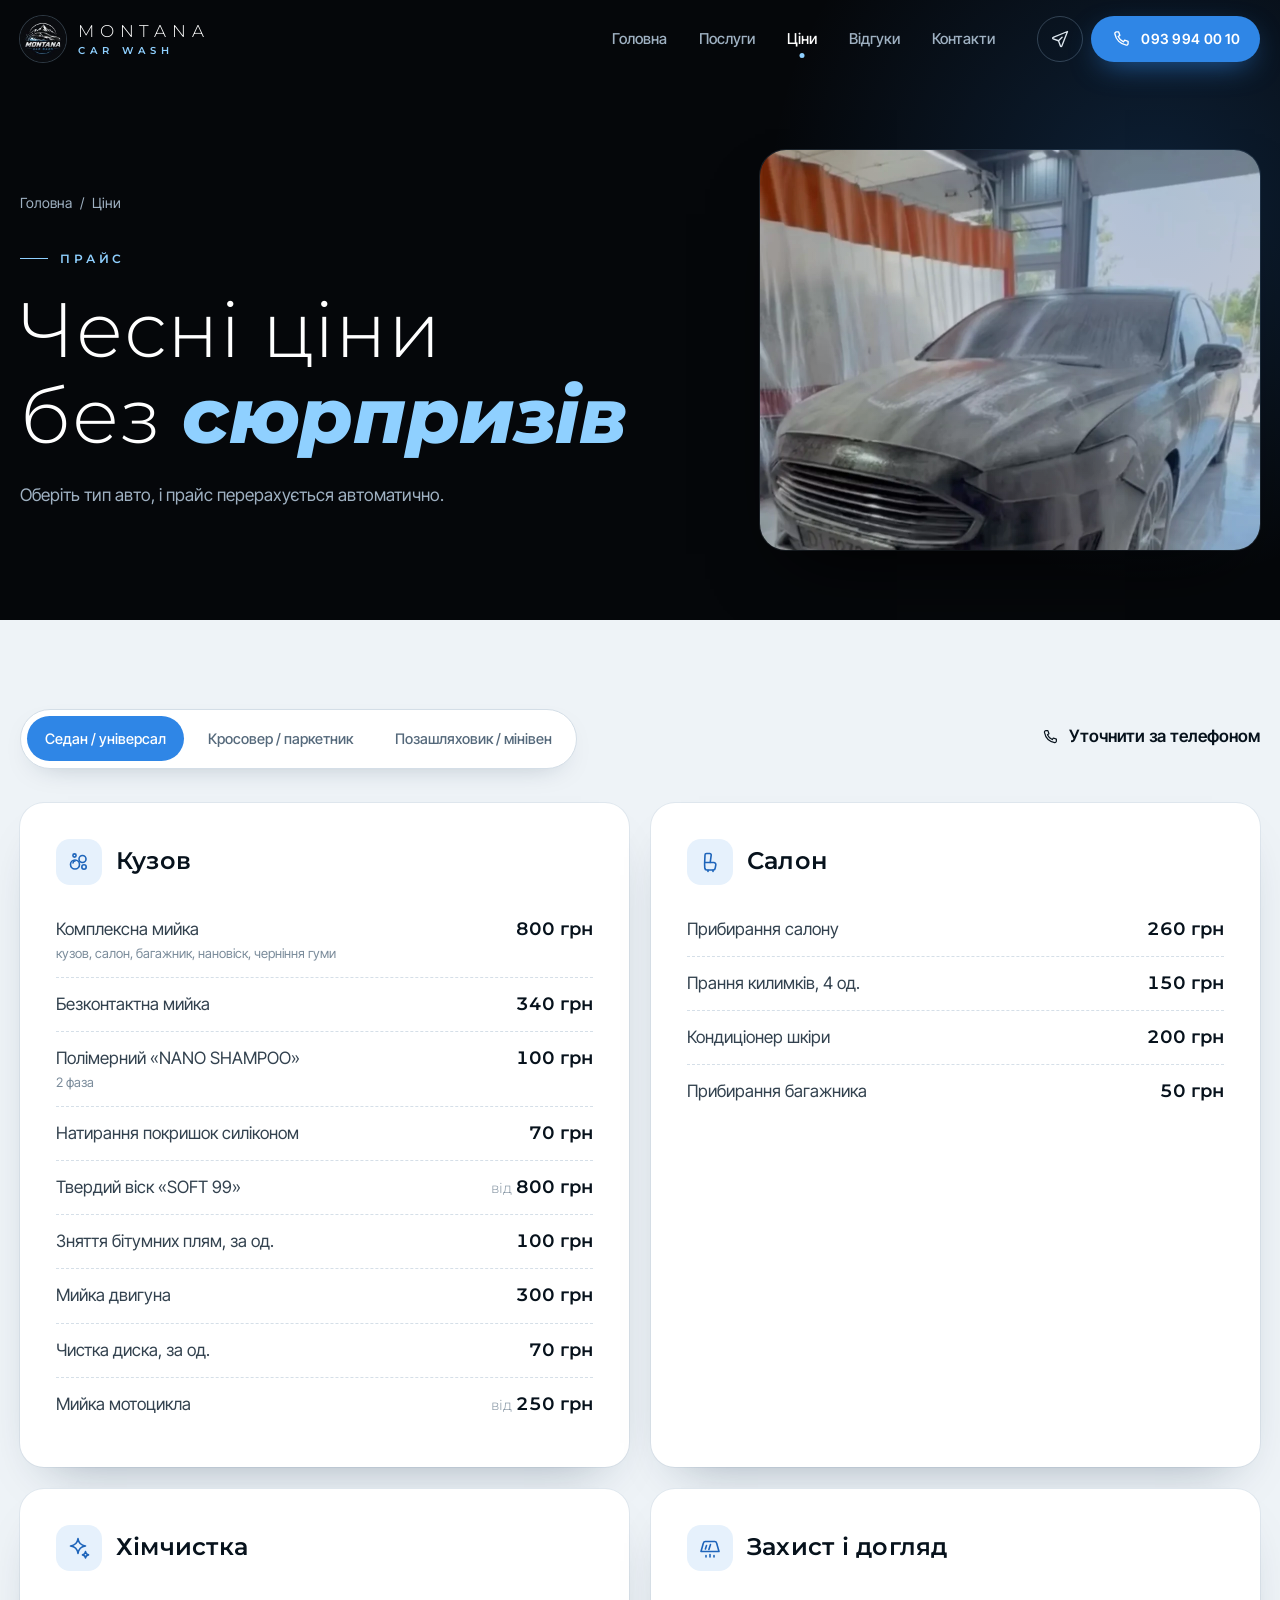
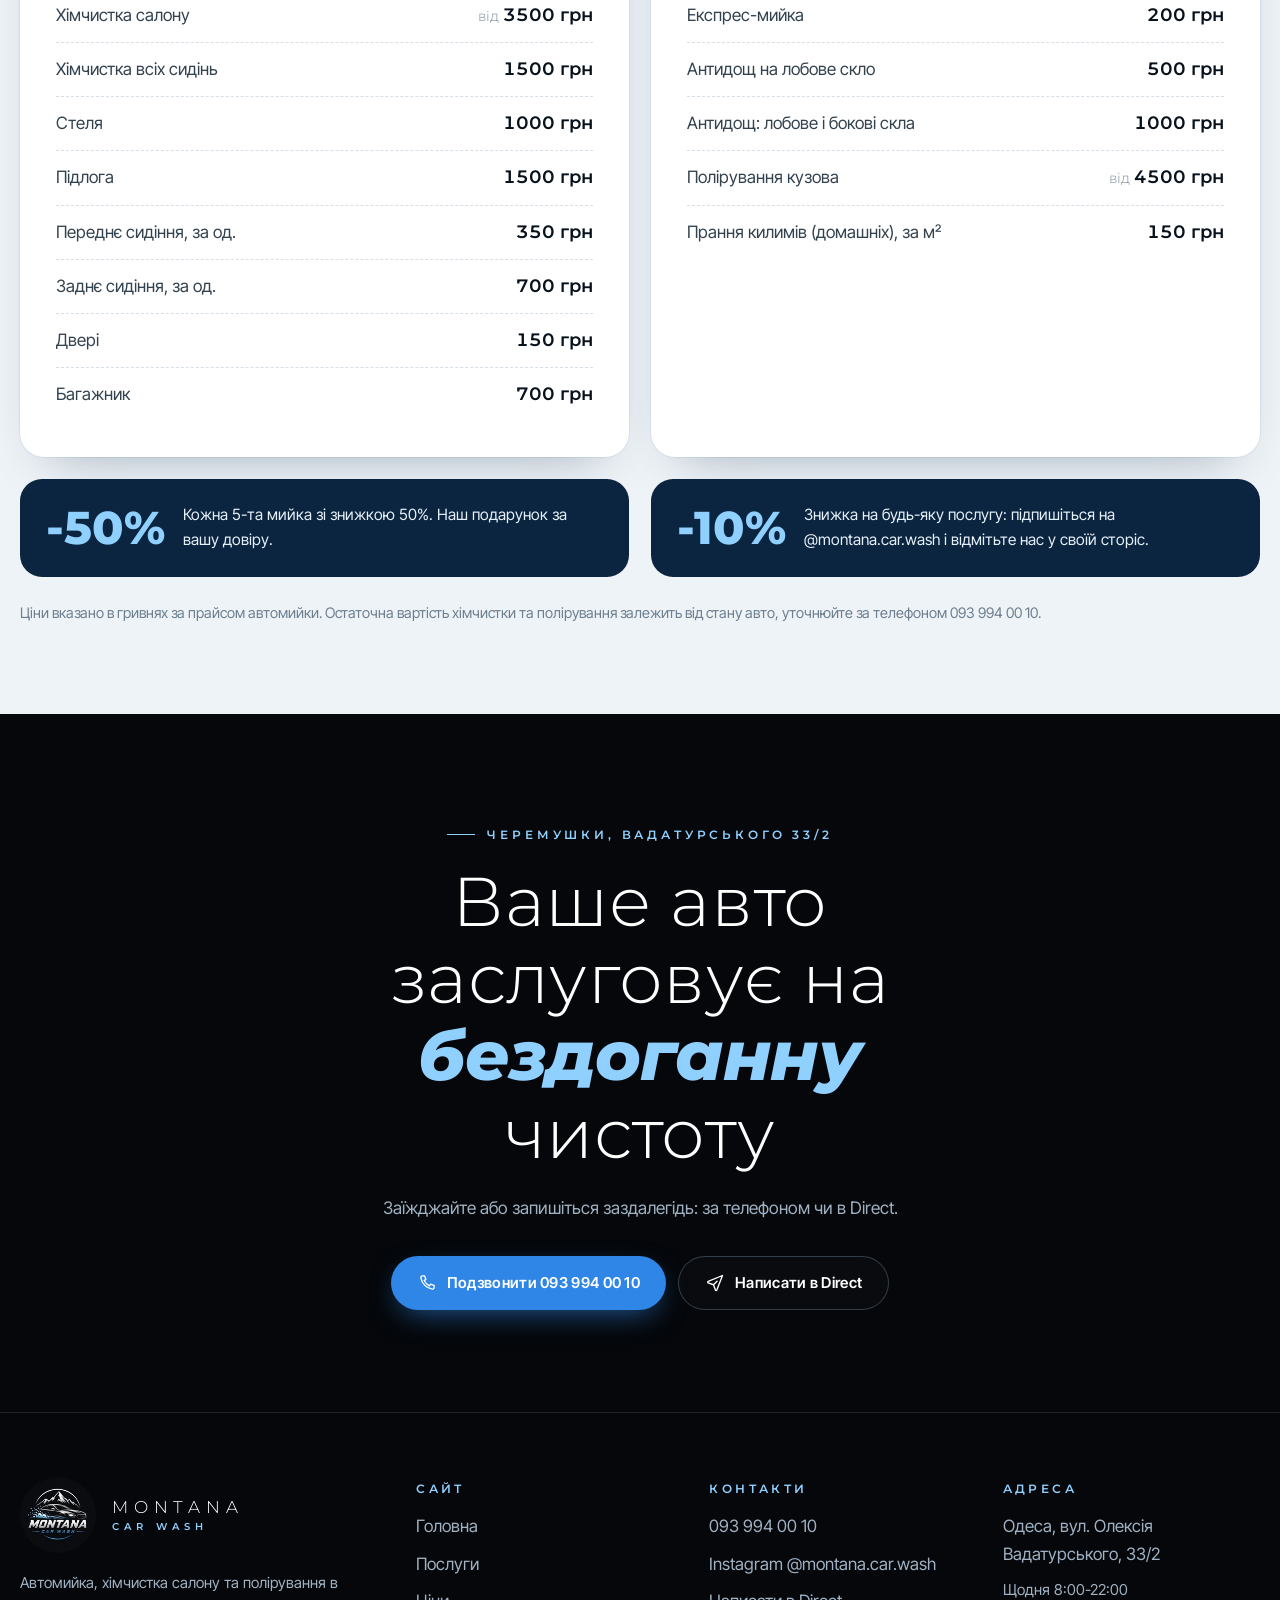
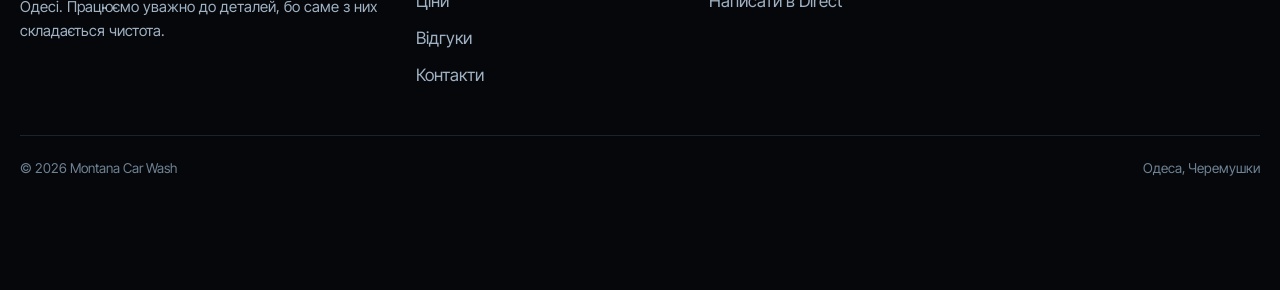
<file: ciny.html>
<!doctype html>
<html lang="uk">
<head>
<meta charset="utf-8">
<meta name="viewport" content="width=device-width, initial-scale=1, viewport-fit=cover">
<meta name="robots" content="noindex, nofollow">
<title>Ціни - Montana Car Wash, Одеса</title>
<meta name="description" content="Прайс автомийки Montana Car Wash: мийка кузова, салон, хімчистка, антидощ, полірування. Ціни для седана, кросовера і позашляховика.">
<meta name="theme-color" content="#05070a">
<meta property="og:type" content="website">
<meta property="og:locale" content="uk_UA">
<meta property="og:site_name" content="Montana Car Wash">
<meta property="og:title" content="Ціни - Montana Car Wash, Одеса">
<meta property="og:description" content="Прайс автомийки Montana Car Wash: мийка кузова, салон, хімчистка, антидощ, полірування. Ціни для седана, кросовера і позашляховика.">
<meta property="og:url" content="https://konkos-design.github.io/montana-car-wash/ciny.html">
<meta property="og:image" content="https://konkos-design.github.io/montana-car-wash/img/og.jpg">
<meta property="og:image:width" content="1200">
<meta property="og:image:height" content="630">
<meta name="twitter:card" content="summary_large_image">
<meta name="twitter:title" content="Ціни - Montana Car Wash, Одеса">
<meta name="twitter:description" content="Прайс автомийки Montana Car Wash: мийка кузова, салон, хімчистка, антидощ, полірування. Ціни для седана, кросовера і позашляховика.">
<meta name="twitter:image" content="https://konkos-design.github.io/montana-car-wash/img/og.jpg">
<link rel="icon" href="favicon.ico" sizes="any">
<link rel="icon" href="img/favicon.svg" type="image/svg+xml">
<link rel="apple-touch-icon" href="img/apple-touch-icon.png">
<link rel="preload" href="fonts/montserrat-cyrillic-300-normal.woff2" as="font" type="font/woff2" crossorigin>
<link rel="preload" href="fonts/inter-tight-cyrillic-400-normal.woff2" as="font" type="font/woff2" crossorigin>
<script>(function(d){if(!matchMedia("(prefers-reduced-motion: reduce)").matches){d.classList.add("js-anim");setTimeout(function(){d.classList.remove("js-anim")},3500)}})(document.documentElement)</script>
<link rel="stylesheet" href="css/style.css">
</head>
<body>
<header class="hdr">
  <div class="wrap hdr__in">
    <a class="brand" href="index.html" aria-label="Montana Car Wash, на головну">
      <img src="img/logo-emblem.webp" width="46" height="46" alt="Логотип Montana Car Wash">
      <span class="brand__w"><b>MONTANA</b><small>CAR WASH</small></span>
    </a>
    <nav class="nav" aria-label="Головне меню"><a href="index.html">Головна</a><a href="poslugy.html">Послуги</a><a href="ciny.html" aria-current=page>Ціни</a><a href="vidguky.html">Відгуки</a><a href="kontakty.html">Контакти</a></nav>
    <div class="hdr__cta">
      <a class="ico-btn" href="https://ig.me/m/montana.car.wash" target="_blank" rel="noopener" aria-label="Написати в Instagram Direct"><svg viewBox="0 0 24 24" fill="none" stroke="currentColor" stroke-width="1.6" stroke-linecap="round" stroke-linejoin="round" aria-hidden="true"><path d="M21 3 3.8 10.1c-.8.3-.8 1.4 0 1.7l6.4 2.3 2.3 6.4c.3.8 1.4.8 1.7 0L21 3Z"/><path d="m10.2 14.1 4.3-4.3"/></svg></a>
      <a class="btn btn--blue" href="tel:+380939940010" aria-label="Подзвонити 093 994 00 10"><svg viewBox="0 0 24 24" fill="none" stroke="currentColor" stroke-width="1.6" stroke-linecap="round" stroke-linejoin="round" aria-hidden="true"><path d="M6.6 3.5h2.6l1.4 4.1-2 1.4a12.5 12.5 0 0 0 6.4 6.4l1.4-2 4.1 1.4v2.6a2 2 0 0 1-2.2 2A17.4 17.4 0 0 1 4.6 5.7a2 2 0 0 1 2-2.2Z"/></svg><span>093 994 00 10</span></a>
      <button class="burger" aria-label="Меню" aria-expanded="false"><i></i><i></i></button>
    </div>
  </div>
</header>
<div class="mmenu" aria-label="Мобільне меню">
  <a class="mm-l" href="index.html">Головна</a><a class="mm-l" href="poslugy.html">Послуги</a><a class="mm-l" href="ciny.html">Ціни</a><a class="mm-l" href="vidguky.html">Відгуки</a><a class="mm-l" href="kontakty.html">Контакти</a>
  <div class="btns"><a class="btn btn--blue" href="tel:+380939940010"><svg viewBox="0 0 24 24" fill="none" stroke="currentColor" stroke-width="1.6" stroke-linecap="round" stroke-linejoin="round" aria-hidden="true"><path d="M6.6 3.5h2.6l1.4 4.1-2 1.4a12.5 12.5 0 0 0 6.4 6.4l1.4-2 4.1 1.4v2.6a2 2 0 0 1-2.2 2A17.4 17.4 0 0 1 4.6 5.7a2 2 0 0 1 2-2.2Z"/></svg><span>Подзвонити</span></a><a class="btn btn--ghost" href="https://ig.me/m/montana.car.wash" target="_blank" rel="noopener"><svg viewBox="0 0 24 24" fill="none" stroke="currentColor" stroke-width="1.6" stroke-linecap="round" stroke-linejoin="round" aria-hidden="true"><path d="M21 3 3.8 10.1c-.8.3-.8 1.4 0 1.7l6.4 2.3 2.3 6.4c.3.8 1.4.8 1.7 0L21 3Z"/><path d="m10.2 14.1 4.3-4.3"/></svg><span>Написати в Direct</span></a></div>
  <small>Щодня 8:00-22:00 · Одеса, вул. Олексія Вадатурського, 33/2</small>
</div>
<main>
<section class="phero"><div class="wrap phero__grid">
  <div>
    <div class="crumbs"><a href="index.html">Головна</a><span>/</span><span>Ціни</span></div>
    <span class="kick">Прайс</span>
    <h1><span class="ln"><span>Чесні ціни</span></span><span class="ln"><span>без <b>сюрпризів</b></span></span></h1>
    <p class="lead">Оберіть тип авто, і прайс перерахується автоматично.</p>
  </div>
  <figure class="phero__img"><img src="img/express.webp" alt="Експрес-мийка авто в піні" width="1000" height="1032" fetchpriority="high"></figure>
</div></section>
<section class="sec light" data-seg-scope style="padding-top:clamp(56px,7vw,90px)">
  <div class="wrap">
    <div class="ptools"><div class="rv"><div class="seg" data-seg role="group" aria-label="Тип авто"><span class="seg__pill"></span>
<button type="button" aria-pressed="true">Седан / універсал</button><button type="button" aria-pressed="false">Кросовер / паркетник</button><button type="button" aria-pressed="false">Позашляховик / мінівен</button></div></div><a class="link rv" style="color:#07121c" href="tel:+380939940010"><svg viewBox="0 0 24 24" fill="none" stroke="currentColor" stroke-width="1.6" stroke-linecap="round" stroke-linejoin="round" aria-hidden="true"><path d="M6.6 3.5h2.6l1.4 4.1-2 1.4a12.5 12.5 0 0 0 6.4 6.4l1.4-2 4.1 1.4v2.6a2 2 0 0 1-2.2 2A17.4 17.4 0 0 1 4.6 5.7a2 2 0 0 1 2-2.2Z"/></svg> Уточнити за телефоном</a></div>
    <div class="pgrid"><div class="pcard rv"><header><i><svg viewBox="0 0 24 24" fill="none" stroke="currentColor" stroke-width="1.6" stroke-linecap="round" stroke-linejoin="round" aria-hidden="true"><circle cx="8" cy="14.5" r="4.5"/><circle cx="15.5" cy="9" r="3.5"/><circle cx="17" cy="17" r="2.2"/><circle cx="7.5" cy="5.5" r="1.6"/><path d="M6 13a2.2 2.2 0 0 1 2-2"/></svg></i><h3>Кузов</h3></header><div class="prow"><span>Комплексна мийка<small>кузов, салон, багажник, нановіск, черніння гуми</small></span><b><span class="pval" data-p="800|850|900">800</span> грн</b></div><div class="prow"><span>Безконтактна мийка</span><b><span class="pval" data-p="340|370|390">340</span> грн</b></div><div class="prow"><span>Полімерний «NANO SHAMPOO»<small>2 фаза</small></span><b><span class="pval">100</span> грн</b></div><div class="prow"><span>Натирання покришок силіконом</span><b><span class="pval">70</span> грн</b></div><div class="prow"><span>Твердий віск «SOFT 99»</span><b><em>від</em><span class="pval" data-p="800|850|900">800</span> грн</b></div><div class="prow"><span>Зняття бітумних плям, за од.</span><b><span class="pval">100</span> грн</b></div><div class="prow"><span>Мийка двигуна</span><b><span class="pval">300</span> грн</b></div><div class="prow"><span>Чистка диска, за од.</span><b><span class="pval">70</span> грн</b></div><div class="prow"><span>Мийка мотоцикла</span><b><em>від</em><span class="pval">250</span> грн</b></div></div><div class="pcard rv rv-d1"><header><i><svg viewBox="0 0 24 24" fill="none" stroke="currentColor" stroke-width="1.6" stroke-linecap="round" stroke-linejoin="round" aria-hidden="true"><path d="M8.5 3.5h3.2a1.5 1.5 0 0 1 1.5 1.7l-1 7.3h3.6a2 2 0 0 1 2 2.3l-.6 3.4a2 2 0 0 1-2 1.8H8.8a2 2 0 0 1-2-1.8L6.6 14 7 5a1.5 1.5 0 0 1 1.5-1.5Z"/><path d="M7 12.5h5.2"/><path d="M10 20.4v1.1M15 20.4v1.1"/></svg></i><h3>Салон</h3></header><div class="prow"><span>Прибирання салону</span><b><span class="pval" data-p="260|280|310">260</span> грн</b></div><div class="prow"><span>Прання килимків, 4 од.</span><b><span class="pval">150</span> грн</b></div><div class="prow"><span>Кондиціонер шкіри</span><b><span class="pval">200</span> грн</b></div><div class="prow"><span>Прибирання багажника</span><b><span class="pval">50</span> грн</b></div></div><div class="pcard rv"><header><i><svg viewBox="0 0 24 24" fill="none" stroke="currentColor" stroke-width="1.6" stroke-linecap="round" stroke-linejoin="round" aria-hidden="true"><path d="M11 2.5c.6 4.8 2.7 6.9 7.5 7.5-4.8.6-6.9 2.7-7.5 7.5-.6-4.8-2.7-6.9-7.5-7.5 4.8-.6 6.9-2.7 7.5-7.5Z"/><path d="M18.5 15.5c.3 2.2 1.2 3.1 3 3.4-1.8.3-2.7 1.2-3 3.1-.3-1.9-1.2-2.8-3-3.1 1.8-.3 2.7-1.2 3-3.4Z"/></svg></i><h3>Хімчистка</h3></header><div class="prow"><span>Хімчистка салону</span><b><em>від</em><span class="pval">3500</span> грн</b></div><div class="prow"><span>Хімчистка всіх сидінь</span><b><span class="pval">1500</span> грн</b></div><div class="prow"><span>Стеля</span><b><span class="pval">1000</span> грн</b></div><div class="prow"><span>Підлога</span><b><span class="pval">1500</span> грн</b></div><div class="prow"><span>Переднє сидіння, за од.</span><b><span class="pval">350</span> грн</b></div><div class="prow"><span>Заднє сидіння, за од.</span><b><span class="pval">700</span> грн</b></div><div class="prow"><span>Двері</span><b><span class="pval">150</span> грн</b></div><div class="prow"><span>Багажник</span><b><span class="pval">700</span> грн</b></div></div><div class="pcard rv rv-d1"><header><i><svg viewBox="0 0 24 24" fill="none" stroke="currentColor" stroke-width="1.6" stroke-linecap="round" stroke-linejoin="round" aria-hidden="true"><path d="M3 15.5 5.4 7a2 2 0 0 1 1.9-1.5h9.4A2 2 0 0 1 18.6 7l2.4 8.5Z"/><path d="M8 19.5v1.5M12 18.5v2.5M16 19.5v1.5"/><path d="M8.5 9.5 7.4 13M12.5 8.5l-1.6 5"/></svg></i><h3>Захист і догляд</h3></header><div class="prow"><span>Експрес-мийка</span><b><span class="pval">200</span> грн</b></div><div class="prow"><span>Антидощ на лобове скло</span><b><span class="pval">500</span> грн</b></div><div class="prow"><span>Антидощ: лобове і бокові скла</span><b><span class="pval">1000</span> грн</b></div><div class="prow"><span>Полірування кузова</span><b><em>від</em><span class="pval">4500</span> грн</b></div><div class="prow"><span>Прання килимів (домашніх), за м²</span><b><span class="pval">150</span> грн</b></div></div></div>
    <div class="bonus">
      <div class="rv"><b>-50%</b><p>Кожна 5-та мийка зі знижкою 50%. Наш подарунок за вашу довіру.</p></div>
      <div class="rv rv-d1"><b>-10%</b><p>Знижка на будь-яку послугу: підпишіться на @montana.car.wash і відмітьте нас у своїй сторіс.</p></div>
    </div>
    <p class="note rv">Ціни вказано в гривнях за прайсом автомийки. Остаточна вартість хімчистки та полірування залежить від стану авто, уточнюйте за телефоном 093 994 00 10.</p>
  </div>
</section>
</main>
<section class="cta">
  <div class="wrap">
    <span class="kick rv">Черемушки, Вадатурського 33/2</span>
    <h2 class="rv">Ваше авто заслуговує на <b>бездоганну</b> чистоту</h2>
    <p class="lead rv rv-d1">Заїжджайте або запишіться заздалегідь: за телефоном чи в Direct.</p>
    <div class="btns rv rv-d2"><a class="btn btn--blue" href="tel:+380939940010"><svg viewBox="0 0 24 24" fill="none" stroke="currentColor" stroke-width="1.6" stroke-linecap="round" stroke-linejoin="round" aria-hidden="true"><path d="M6.6 3.5h2.6l1.4 4.1-2 1.4a12.5 12.5 0 0 0 6.4 6.4l1.4-2 4.1 1.4v2.6a2 2 0 0 1-2.2 2A17.4 17.4 0 0 1 4.6 5.7a2 2 0 0 1 2-2.2Z"/></svg><span>Подзвонити 093 994 00 10</span></a><a class="btn btn--ghost" href="https://ig.me/m/montana.car.wash" target="_blank" rel="noopener"><svg viewBox="0 0 24 24" fill="none" stroke="currentColor" stroke-width="1.6" stroke-linecap="round" stroke-linejoin="round" aria-hidden="true"><path d="M21 3 3.8 10.1c-.8.3-.8 1.4 0 1.7l6.4 2.3 2.3 6.4c.3.8 1.4.8 1.7 0L21 3Z"/><path d="m10.2 14.1 4.3-4.3"/></svg><span>Написати в Direct</span></a></div>
  </div>
</section>
<footer class="ftr">
  <div class="wrap">
    <div class="ftr__grid">
      <div>
        <a class="ftr__logo" href="index.html"><img src="img/logo-emblem.webp" width="76" height="76" alt="Логотип Montana Car Wash" loading="lazy"><span class="brand__w"><b>MONTANA</b><small>CAR WASH</small></span></a>
        <p>Автомийка, хімчистка салону та полірування в Одесі. Працюємо уважно до деталей, бо саме з них складається чистота.</p>
      </div>
      <div><h4>Сайт</h4><ul><li><a href="index.html">Головна</a></li><li><a href="poslugy.html">Послуги</a></li><li><a href="ciny.html">Ціни</a></li><li><a href="vidguky.html">Відгуки</a></li><li><a href="kontakty.html">Контакти</a></li></ul></div>
      <div><h4>Контакти</h4><ul>
        <li><a href="tel:+380939940010">093 994 00 10</a></li>
        <li><a href="https://www.instagram.com/montana.car.wash/" target="_blank" rel="noopener">Instagram @montana.car.wash</a></li>
        <li><a href="https://ig.me/m/montana.car.wash" target="_blank" rel="noopener">Написати в Direct</a></li>
      </ul></div>
      <div><h4>Адреса</h4><ul>
        <li><a href="https://maps.app.goo.gl/JWaS3tXgCqhS8dsr5" target="_blank" rel="noopener">Одеса, вул. Олексія Вадатурського, 33/2</a></li>
        <li><p>Щодня 8:00-22:00</p></li>
      </ul></div>
    </div>
    <div class="ftr__bot"><span>© <span id="yr">2026</span> Montana Car Wash</span><span>Одеса, Черемушки</span></div>
  </div>
</footer>
<div class="mbar"><a class="btn btn--blue" href="tel:+380939940010"><svg viewBox="0 0 24 24" fill="none" stroke="currentColor" stroke-width="1.6" stroke-linecap="round" stroke-linejoin="round" aria-hidden="true"><path d="M6.6 3.5h2.6l1.4 4.1-2 1.4a12.5 12.5 0 0 0 6.4 6.4l1.4-2 4.1 1.4v2.6a2 2 0 0 1-2.2 2A17.4 17.4 0 0 1 4.6 5.7a2 2 0 0 1 2-2.2Z"/></svg><span>Подзвонити</span></a><a class="btn btn--ghost" href="https://ig.me/m/montana.car.wash" target="_blank" rel="noopener"><svg viewBox="0 0 24 24" fill="none" stroke="currentColor" stroke-width="1.6" stroke-linecap="round" stroke-linejoin="round" aria-hidden="true"><path d="M21 3 3.8 10.1c-.8.3-.8 1.4 0 1.7l6.4 2.3 2.3 6.4c.3.8 1.4.8 1.7 0L21 3Z"/><path d="m10.2 14.1 4.3-4.3"/></svg><span>Direct</span></a></div>
<script src="js/gsap.min.js" defer></script>
<script src="js/ScrollTrigger.min.js" defer></script>
<script src="js/main.js" defer></script>
</body>
</html>
</file>
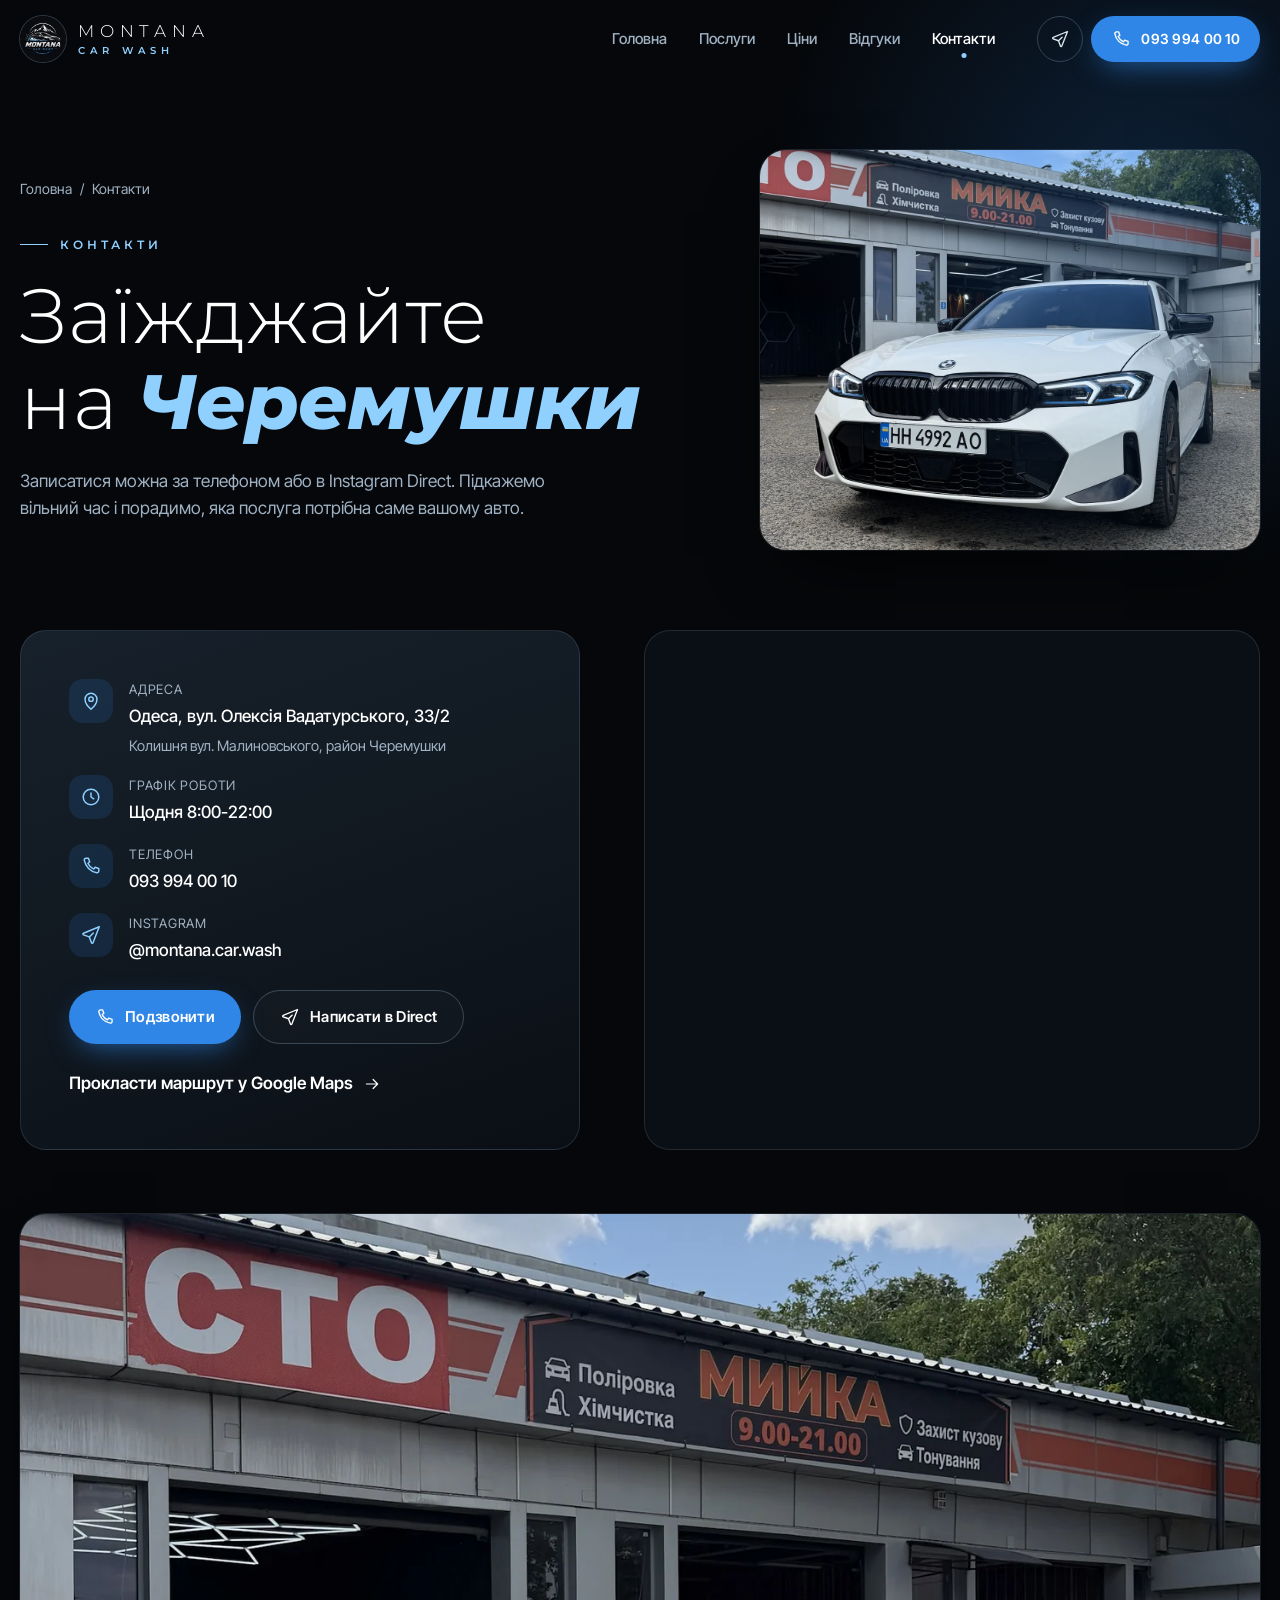
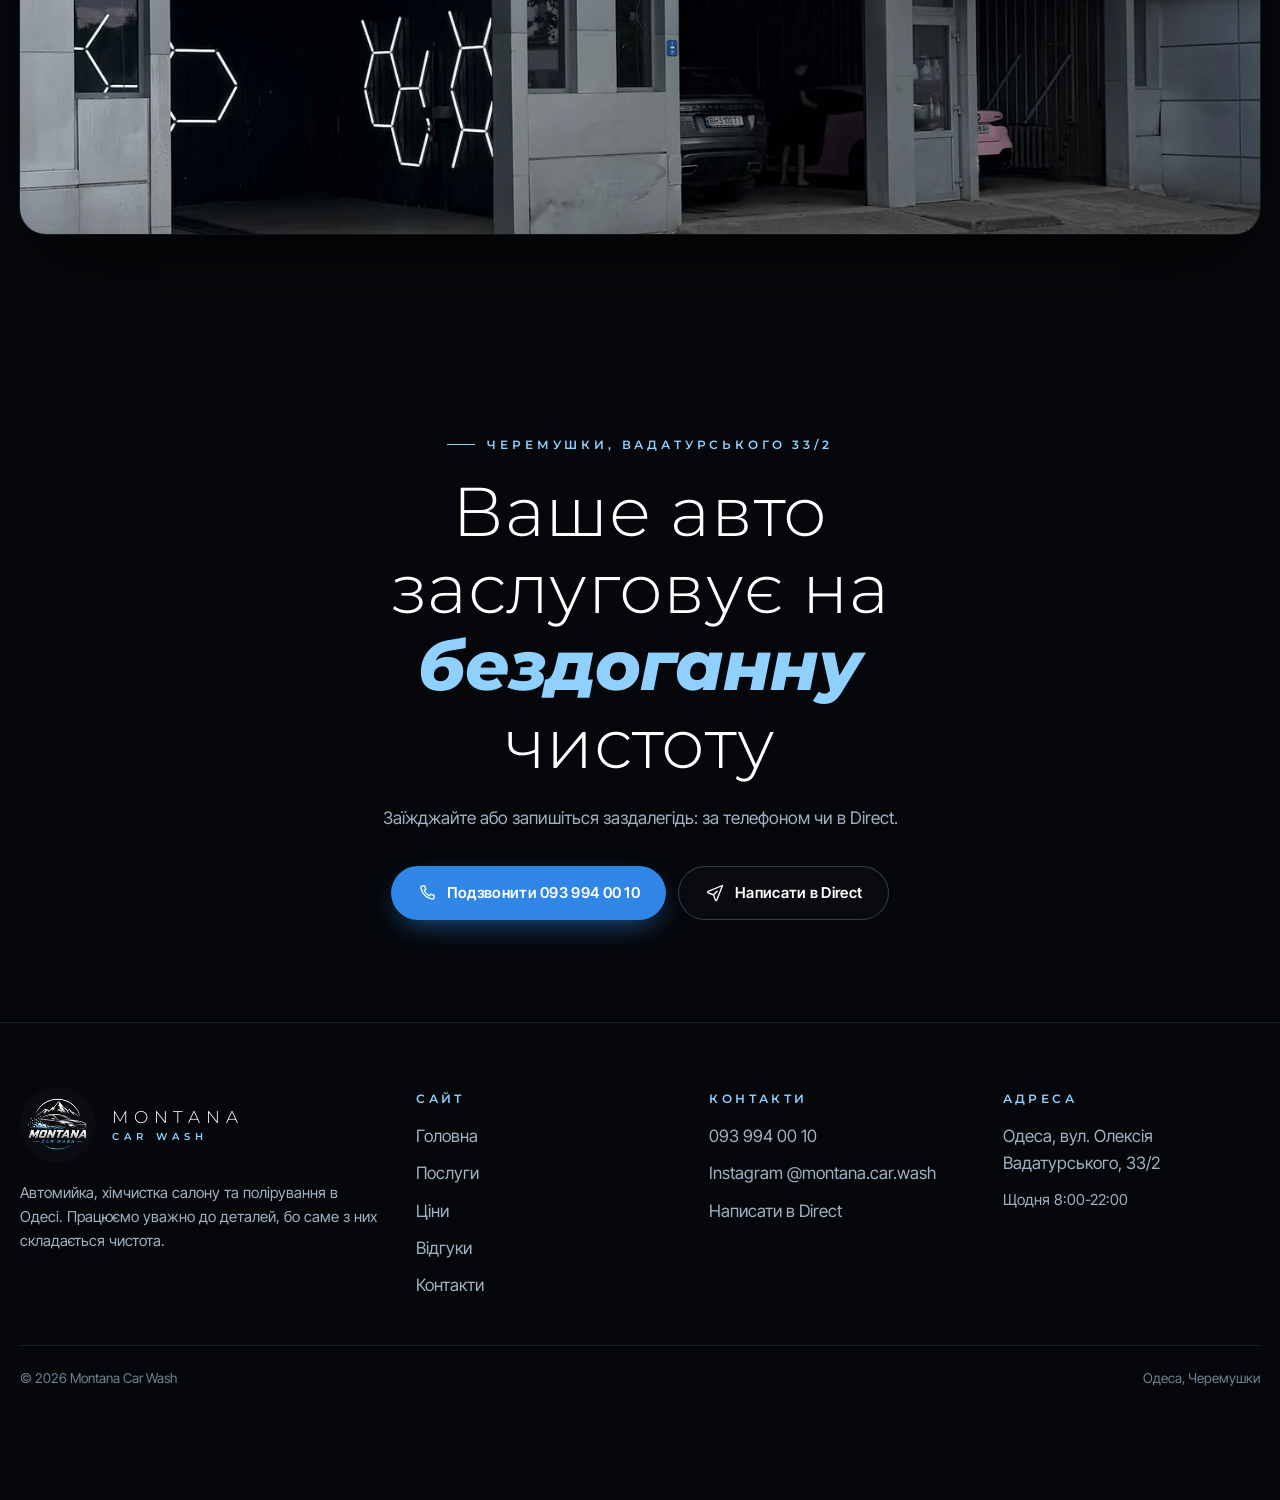
<file: kontakty.html>
<!doctype html>
<html lang="uk">
<head>
<meta charset="utf-8">
<meta name="viewport" content="width=device-width, initial-scale=1, viewport-fit=cover">
<meta name="robots" content="noindex, nofollow">
<title>Контакти - Montana Car Wash, Одеса</title>
<meta name="description" content="Montana Car Wash: Одеса, вул. Олексія Вадатурського, 33/2 (Черемушки). Щодня 8:00-22:00. Запис за телефоном 093 994 00 10 або в Instagram Direct.">
<meta name="theme-color" content="#05070a">
<meta property="og:type" content="website">
<meta property="og:locale" content="uk_UA">
<meta property="og:site_name" content="Montana Car Wash">
<meta property="og:title" content="Контакти - Montana Car Wash, Одеса">
<meta property="og:description" content="Montana Car Wash: Одеса, вул. Олексія Вадатурського, 33/2 (Черемушки). Щодня 8:00-22:00. Запис за телефоном 093 994 00 10 або в Instagram Direct.">
<meta property="og:url" content="https://konkos-design.github.io/montana-car-wash/kontakty.html">
<meta property="og:image" content="https://konkos-design.github.io/montana-car-wash/img/og.jpg">
<meta property="og:image:width" content="1200">
<meta property="og:image:height" content="630">
<meta name="twitter:card" content="summary_large_image">
<meta name="twitter:title" content="Контакти - Montana Car Wash, Одеса">
<meta name="twitter:description" content="Montana Car Wash: Одеса, вул. Олексія Вадатурського, 33/2 (Черемушки). Щодня 8:00-22:00. Запис за телефоном 093 994 00 10 або в Instagram Direct.">
<meta name="twitter:image" content="https://konkos-design.github.io/montana-car-wash/img/og.jpg">
<link rel="icon" href="favicon.ico" sizes="any">
<link rel="icon" href="img/favicon.svg" type="image/svg+xml">
<link rel="apple-touch-icon" href="img/apple-touch-icon.png">
<link rel="preload" href="fonts/montserrat-cyrillic-300-normal.woff2" as="font" type="font/woff2" crossorigin>
<link rel="preload" href="fonts/inter-tight-cyrillic-400-normal.woff2" as="font" type="font/woff2" crossorigin>
<script>(function(d){if(!matchMedia("(prefers-reduced-motion: reduce)").matches){d.classList.add("js-anim");setTimeout(function(){d.classList.remove("js-anim")},3500)}})(document.documentElement)</script>
<link rel="stylesheet" href="css/style.css">
</head>
<body>
<header class="hdr">
  <div class="wrap hdr__in">
    <a class="brand" href="index.html" aria-label="Montana Car Wash, на головну">
      <img src="img/logo-emblem.webp" width="46" height="46" alt="Логотип Montana Car Wash">
      <span class="brand__w"><b>MONTANA</b><small>CAR WASH</small></span>
    </a>
    <nav class="nav" aria-label="Головне меню"><a href="index.html">Головна</a><a href="poslugy.html">Послуги</a><a href="ciny.html">Ціни</a><a href="vidguky.html">Відгуки</a><a href="kontakty.html" aria-current=page>Контакти</a></nav>
    <div class="hdr__cta">
      <a class="ico-btn" href="https://ig.me/m/montana.car.wash" target="_blank" rel="noopener" aria-label="Написати в Instagram Direct"><svg viewBox="0 0 24 24" fill="none" stroke="currentColor" stroke-width="1.6" stroke-linecap="round" stroke-linejoin="round" aria-hidden="true"><path d="M21 3 3.8 10.1c-.8.3-.8 1.4 0 1.7l6.4 2.3 2.3 6.4c.3.8 1.4.8 1.7 0L21 3Z"/><path d="m10.2 14.1 4.3-4.3"/></svg></a>
      <a class="btn btn--blue" href="tel:+380939940010" aria-label="Подзвонити 093 994 00 10"><svg viewBox="0 0 24 24" fill="none" stroke="currentColor" stroke-width="1.6" stroke-linecap="round" stroke-linejoin="round" aria-hidden="true"><path d="M6.6 3.5h2.6l1.4 4.1-2 1.4a12.5 12.5 0 0 0 6.4 6.4l1.4-2 4.1 1.4v2.6a2 2 0 0 1-2.2 2A17.4 17.4 0 0 1 4.6 5.7a2 2 0 0 1 2-2.2Z"/></svg><span>093 994 00 10</span></a>
      <button class="burger" aria-label="Меню" aria-expanded="false"><i></i><i></i></button>
    </div>
  </div>
</header>
<div class="mmenu" aria-label="Мобільне меню">
  <a class="mm-l" href="index.html">Головна</a><a class="mm-l" href="poslugy.html">Послуги</a><a class="mm-l" href="ciny.html">Ціни</a><a class="mm-l" href="vidguky.html">Відгуки</a><a class="mm-l" href="kontakty.html">Контакти</a>
  <div class="btns"><a class="btn btn--blue" href="tel:+380939940010"><svg viewBox="0 0 24 24" fill="none" stroke="currentColor" stroke-width="1.6" stroke-linecap="round" stroke-linejoin="round" aria-hidden="true"><path d="M6.6 3.5h2.6l1.4 4.1-2 1.4a12.5 12.5 0 0 0 6.4 6.4l1.4-2 4.1 1.4v2.6a2 2 0 0 1-2.2 2A17.4 17.4 0 0 1 4.6 5.7a2 2 0 0 1 2-2.2Z"/></svg><span>Подзвонити</span></a><a class="btn btn--ghost" href="https://ig.me/m/montana.car.wash" target="_blank" rel="noopener"><svg viewBox="0 0 24 24" fill="none" stroke="currentColor" stroke-width="1.6" stroke-linecap="round" stroke-linejoin="round" aria-hidden="true"><path d="M21 3 3.8 10.1c-.8.3-.8 1.4 0 1.7l6.4 2.3 2.3 6.4c.3.8 1.4.8 1.7 0L21 3Z"/><path d="m10.2 14.1 4.3-4.3"/></svg><span>Написати в Direct</span></a></div>
  <small>Щодня 8:00-22:00 · Одеса, вул. Олексія Вадатурського, 33/2</small>
</div>
<main>
<section class="phero"><div class="wrap phero__grid">
  <div>
  <div class="crumbs"><a href="index.html">Головна</a><span>/</span><span>Контакти</span></div>
  <span class="kick">Контакти</span>
  <h1><span class="ln"><span>Заїжджайте</span></span><span class="ln"><span>на <b>Черемушки</b></span></span></h1>
  <p class="lead">Записатися можна за телефоном або в Instagram Direct. Підкажемо вільний час і порадимо, яка послуга потрібна саме вашому авто.</p>
  </div>
  <figure class="phero__img"><img src="img/white-bmw.webp" alt="Білий BMW біля Montana Car Wash" width="1300" height="1456" fetchpriority="high"></figure>
</div></section>
<section class="sec" style="padding-top:10px">
  <div class="wrap visit">
    <div class="visit__card rv">
      <ul class="info">
        <li><i><svg viewBox="0 0 24 24" fill="none" stroke="currentColor" stroke-width="1.6" stroke-linecap="round" stroke-linejoin="round" aria-hidden="true"><path d="M12 21s-6.5-5.6-6.5-11a6.5 6.5 0 0 1 13 0c0 5.4-6.5 11-6.5 11Z"/><circle cx="12" cy="10" r="2.4"/></svg></i><div><small>Адреса</small><a href="https://maps.app.goo.gl/JWaS3tXgCqhS8dsr5" target="_blank" rel="noopener">Одеса, вул. Олексія Вадатурського, 33/2</a><p style="color:var(--mist);font-size:14.5px;margin-top:4px">Колишня вул. Малиновського, район Черемушки</p></div></li>
        <li><i><svg viewBox="0 0 24 24" fill="none" stroke="currentColor" stroke-width="1.6" stroke-linecap="round" stroke-linejoin="round" aria-hidden="true"><circle cx="12" cy="12" r="8.5"/><path d="M12 7.5V12l3 2"/></svg></i><div><small>Графік роботи</small><span>Щодня 8:00-22:00</span></div></li>
        <li><i><svg viewBox="0 0 24 24" fill="none" stroke="currentColor" stroke-width="1.6" stroke-linecap="round" stroke-linejoin="round" aria-hidden="true"><path d="M6.6 3.5h2.6l1.4 4.1-2 1.4a12.5 12.5 0 0 0 6.4 6.4l1.4-2 4.1 1.4v2.6a2 2 0 0 1-2.2 2A17.4 17.4 0 0 1 4.6 5.7a2 2 0 0 1 2-2.2Z"/></svg></i><div><small>Телефон</small><a href="tel:+380939940010">093 994 00 10</a></div></li>
        <li><i><svg viewBox="0 0 24 24" fill="none" stroke="currentColor" stroke-width="1.6" stroke-linecap="round" stroke-linejoin="round" aria-hidden="true"><path d="M21 3 3.8 10.1c-.8.3-.8 1.4 0 1.7l6.4 2.3 2.3 6.4c.3.8 1.4.8 1.7 0L21 3Z"/><path d="m10.2 14.1 4.3-4.3"/></svg></i><div><small>Instagram</small><a href="https://www.instagram.com/montana.car.wash/" target="_blank" rel="noopener">@montana.car.wash</a></div></li>
      </ul>
      <div class="btns"><a class="btn btn--blue" href="tel:+380939940010"><svg viewBox="0 0 24 24" fill="none" stroke="currentColor" stroke-width="1.6" stroke-linecap="round" stroke-linejoin="round" aria-hidden="true"><path d="M6.6 3.5h2.6l1.4 4.1-2 1.4a12.5 12.5 0 0 0 6.4 6.4l1.4-2 4.1 1.4v2.6a2 2 0 0 1-2.2 2A17.4 17.4 0 0 1 4.6 5.7a2 2 0 0 1 2-2.2Z"/></svg><span>Подзвонити</span></a><a class="btn btn--ghost" href="https://ig.me/m/montana.car.wash" target="_blank" rel="noopener"><svg viewBox="0 0 24 24" fill="none" stroke="currentColor" stroke-width="1.6" stroke-linecap="round" stroke-linejoin="round" aria-hidden="true"><path d="M21 3 3.8 10.1c-.8.3-.8 1.4 0 1.7l6.4 2.3 2.3 6.4c.3.8 1.4.8 1.7 0L21 3Z"/><path d="m10.2 14.1 4.3-4.3"/></svg><span>Написати в Direct</span></a></div>
      <a class="link" href="https://maps.app.goo.gl/JWaS3tXgCqhS8dsr5" target="_blank" rel="noopener">Прокласти маршрут у Google Maps <svg viewBox="0 0 24 24" fill="none" stroke="currentColor" stroke-width="1.6" stroke-linecap="round" stroke-linejoin="round" aria-hidden="true"><path d="M4.5 12h15M13.5 6l6 6-6 6"/></svg></a>
    </div>
    <div class="map rv rv-d1"><iframe src="https://maps.google.com/maps?q=Montana%20Car%20Wash%2C%20%D0%B2%D1%83%D0%BB.%20%D0%9E%D0%BB%D0%B5%D0%BA%D1%81%D1%96%D1%8F%20%D0%92%D0%B0%D0%B4%D0%B0%D1%82%D1%83%D1%80%D1%81%D1%8C%D0%BA%D0%BE%D0%B3%D0%BE%2033%2F2%2C%20%D0%9E%D0%B4%D0%B5%D1%81%D0%B0&z=16&output=embed" title="Montana Car Wash на карті" loading="lazy" referrerpolicy="no-referrer-when-downgrade"></iframe></div>
  </div>
  <div class="wrap" style="margin-top:clamp(40px,5vw,70px)">
    <figure class="srv__media rv" style="aspect-ratio:16/8;max-height:none;margin:0"><img src="img/facade.webp" alt="Фасад Montana Car Wash на Вадатурського 33/2" loading="lazy" style="object-position:50% 40%"></figure>
  </div>
</section>
</main>
<section class="cta">
  <div class="wrap">
    <span class="kick rv">Черемушки, Вадатурського 33/2</span>
    <h2 class="rv">Ваше авто заслуговує на <b>бездоганну</b> чистоту</h2>
    <p class="lead rv rv-d1">Заїжджайте або запишіться заздалегідь: за телефоном чи в Direct.</p>
    <div class="btns rv rv-d2"><a class="btn btn--blue" href="tel:+380939940010"><svg viewBox="0 0 24 24" fill="none" stroke="currentColor" stroke-width="1.6" stroke-linecap="round" stroke-linejoin="round" aria-hidden="true"><path d="M6.6 3.5h2.6l1.4 4.1-2 1.4a12.5 12.5 0 0 0 6.4 6.4l1.4-2 4.1 1.4v2.6a2 2 0 0 1-2.2 2A17.4 17.4 0 0 1 4.6 5.7a2 2 0 0 1 2-2.2Z"/></svg><span>Подзвонити 093 994 00 10</span></a><a class="btn btn--ghost" href="https://ig.me/m/montana.car.wash" target="_blank" rel="noopener"><svg viewBox="0 0 24 24" fill="none" stroke="currentColor" stroke-width="1.6" stroke-linecap="round" stroke-linejoin="round" aria-hidden="true"><path d="M21 3 3.8 10.1c-.8.3-.8 1.4 0 1.7l6.4 2.3 2.3 6.4c.3.8 1.4.8 1.7 0L21 3Z"/><path d="m10.2 14.1 4.3-4.3"/></svg><span>Написати в Direct</span></a></div>
  </div>
</section>
<footer class="ftr">
  <div class="wrap">
    <div class="ftr__grid">
      <div>
        <a class="ftr__logo" href="index.html"><img src="img/logo-emblem.webp" width="76" height="76" alt="Логотип Montana Car Wash" loading="lazy"><span class="brand__w"><b>MONTANA</b><small>CAR WASH</small></span></a>
        <p>Автомийка, хімчистка салону та полірування в Одесі. Працюємо уважно до деталей, бо саме з них складається чистота.</p>
      </div>
      <div><h4>Сайт</h4><ul><li><a href="index.html">Головна</a></li><li><a href="poslugy.html">Послуги</a></li><li><a href="ciny.html">Ціни</a></li><li><a href="vidguky.html">Відгуки</a></li><li><a href="kontakty.html">Контакти</a></li></ul></div>
      <div><h4>Контакти</h4><ul>
        <li><a href="tel:+380939940010">093 994 00 10</a></li>
        <li><a href="https://www.instagram.com/montana.car.wash/" target="_blank" rel="noopener">Instagram @montana.car.wash</a></li>
        <li><a href="https://ig.me/m/montana.car.wash" target="_blank" rel="noopener">Написати в Direct</a></li>
      </ul></div>
      <div><h4>Адреса</h4><ul>
        <li><a href="https://maps.app.goo.gl/JWaS3tXgCqhS8dsr5" target="_blank" rel="noopener">Одеса, вул. Олексія Вадатурського, 33/2</a></li>
        <li><p>Щодня 8:00-22:00</p></li>
      </ul></div>
    </div>
    <div class="ftr__bot"><span>© <span id="yr">2026</span> Montana Car Wash</span><span>Одеса, Черемушки</span></div>
  </div>
</footer>
<div class="mbar"><a class="btn btn--blue" href="tel:+380939940010"><svg viewBox="0 0 24 24" fill="none" stroke="currentColor" stroke-width="1.6" stroke-linecap="round" stroke-linejoin="round" aria-hidden="true"><path d="M6.6 3.5h2.6l1.4 4.1-2 1.4a12.5 12.5 0 0 0 6.4 6.4l1.4-2 4.1 1.4v2.6a2 2 0 0 1-2.2 2A17.4 17.4 0 0 1 4.6 5.7a2 2 0 0 1 2-2.2Z"/></svg><span>Подзвонити</span></a><a class="btn btn--ghost" href="https://ig.me/m/montana.car.wash" target="_blank" rel="noopener"><svg viewBox="0 0 24 24" fill="none" stroke="currentColor" stroke-width="1.6" stroke-linecap="round" stroke-linejoin="round" aria-hidden="true"><path d="M21 3 3.8 10.1c-.8.3-.8 1.4 0 1.7l6.4 2.3 2.3 6.4c.3.8 1.4.8 1.7 0L21 3Z"/><path d="m10.2 14.1 4.3-4.3"/></svg><span>Direct</span></a></div>
<script src="js/gsap.min.js" defer></script>
<script src="js/ScrollTrigger.min.js" defer></script>
<script src="js/main.js" defer></script>
</body>
</html>
</file>
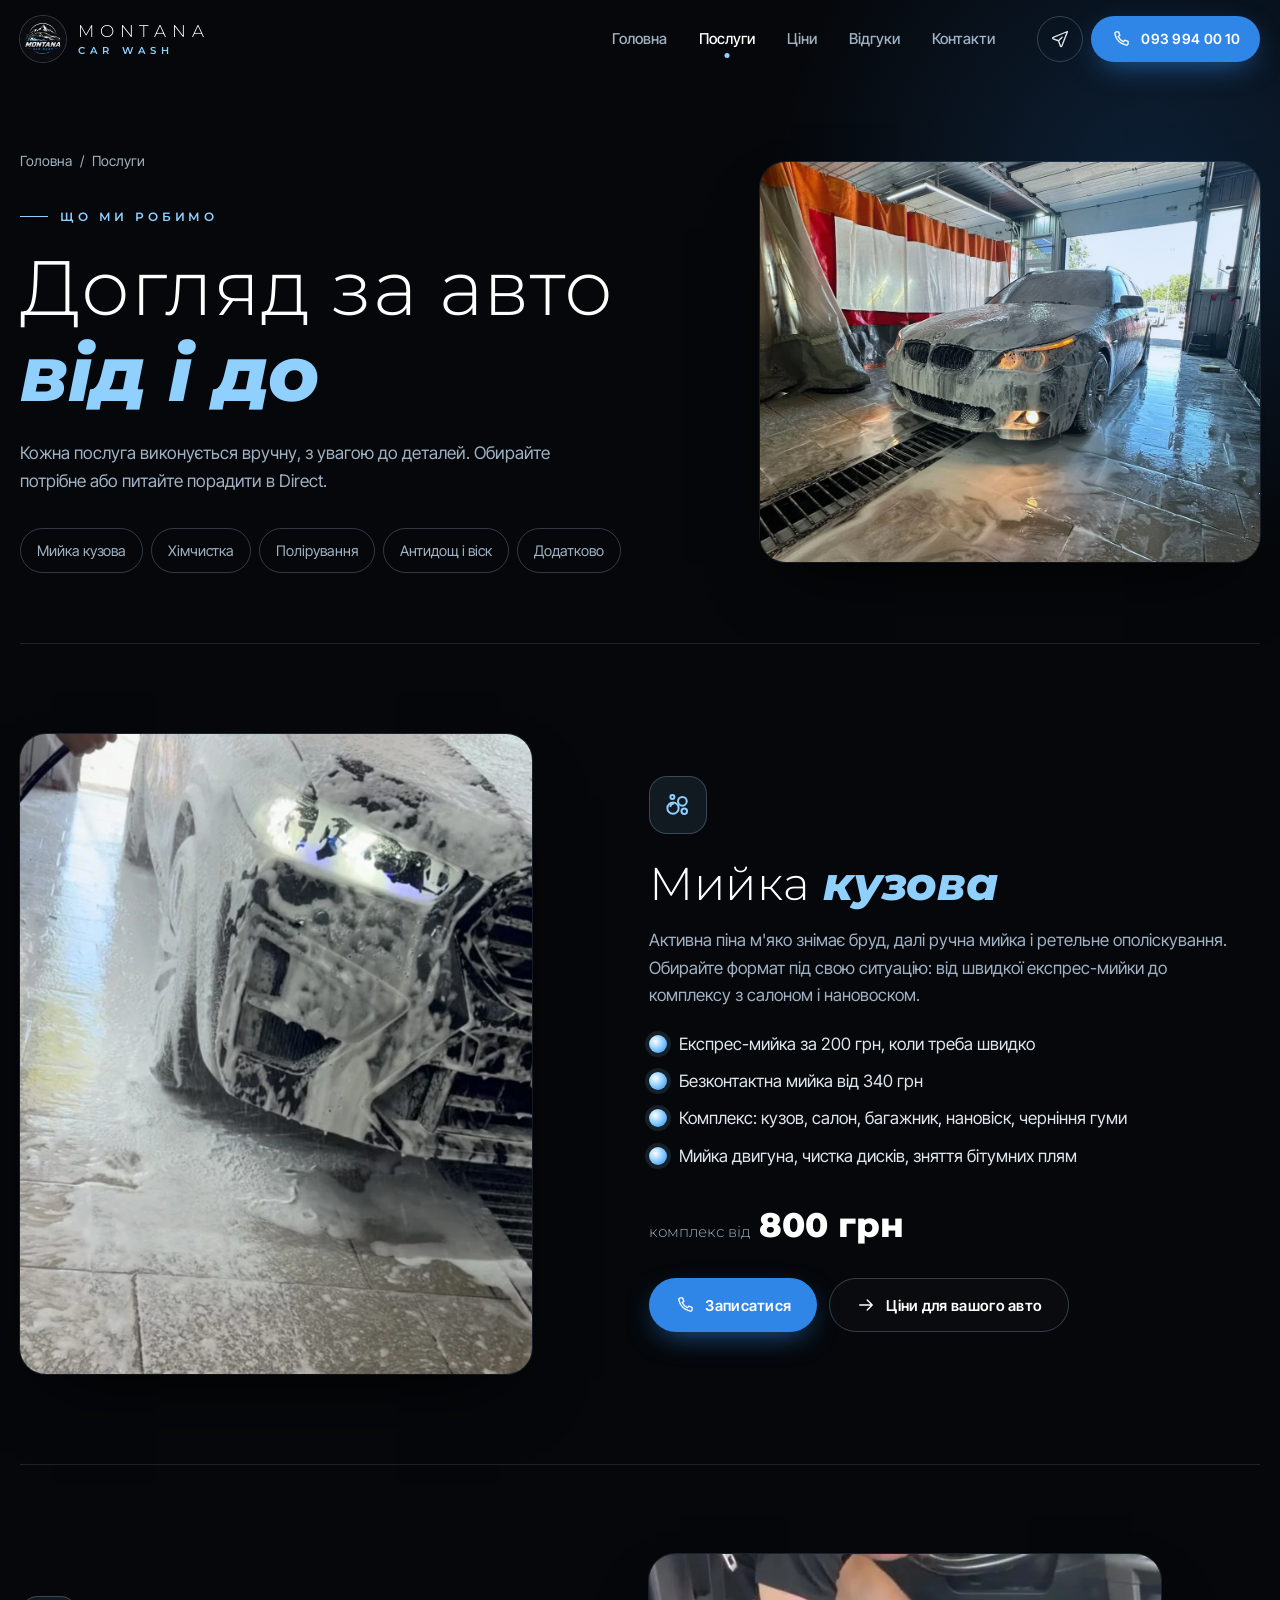
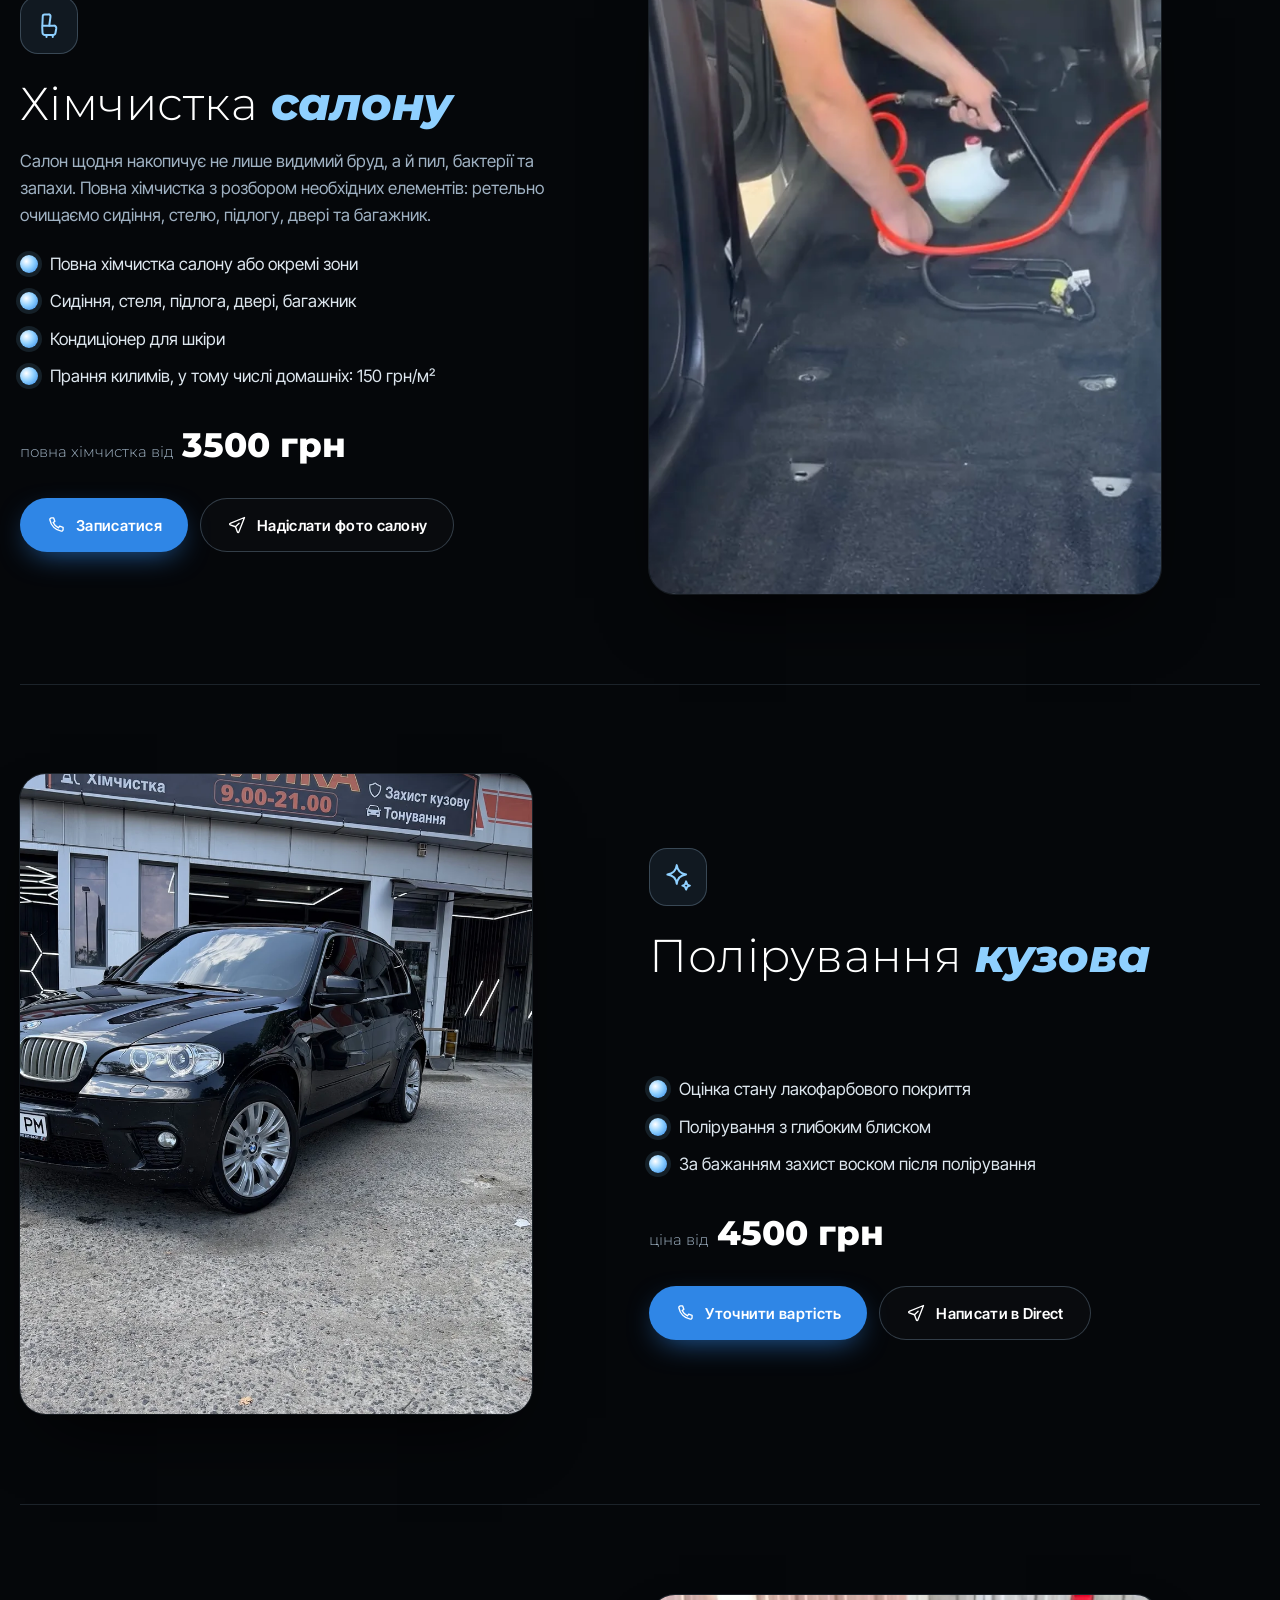
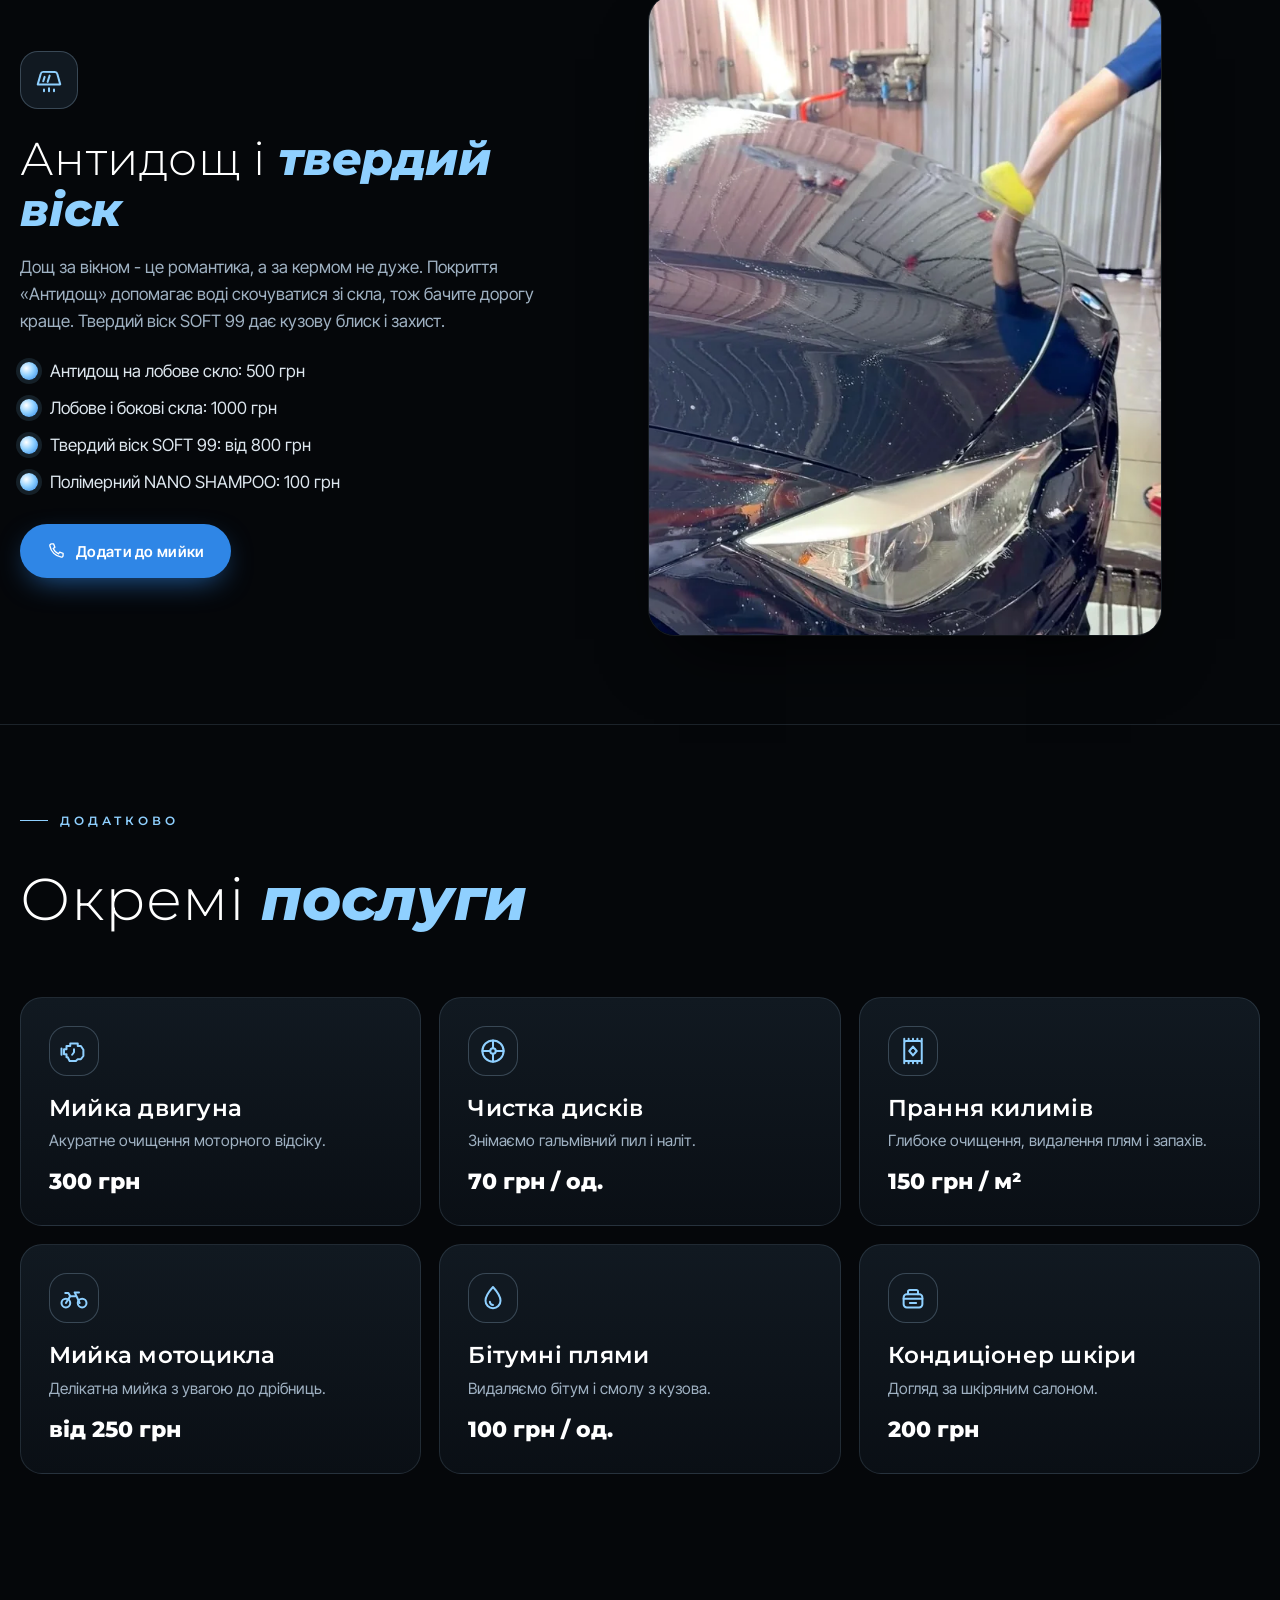
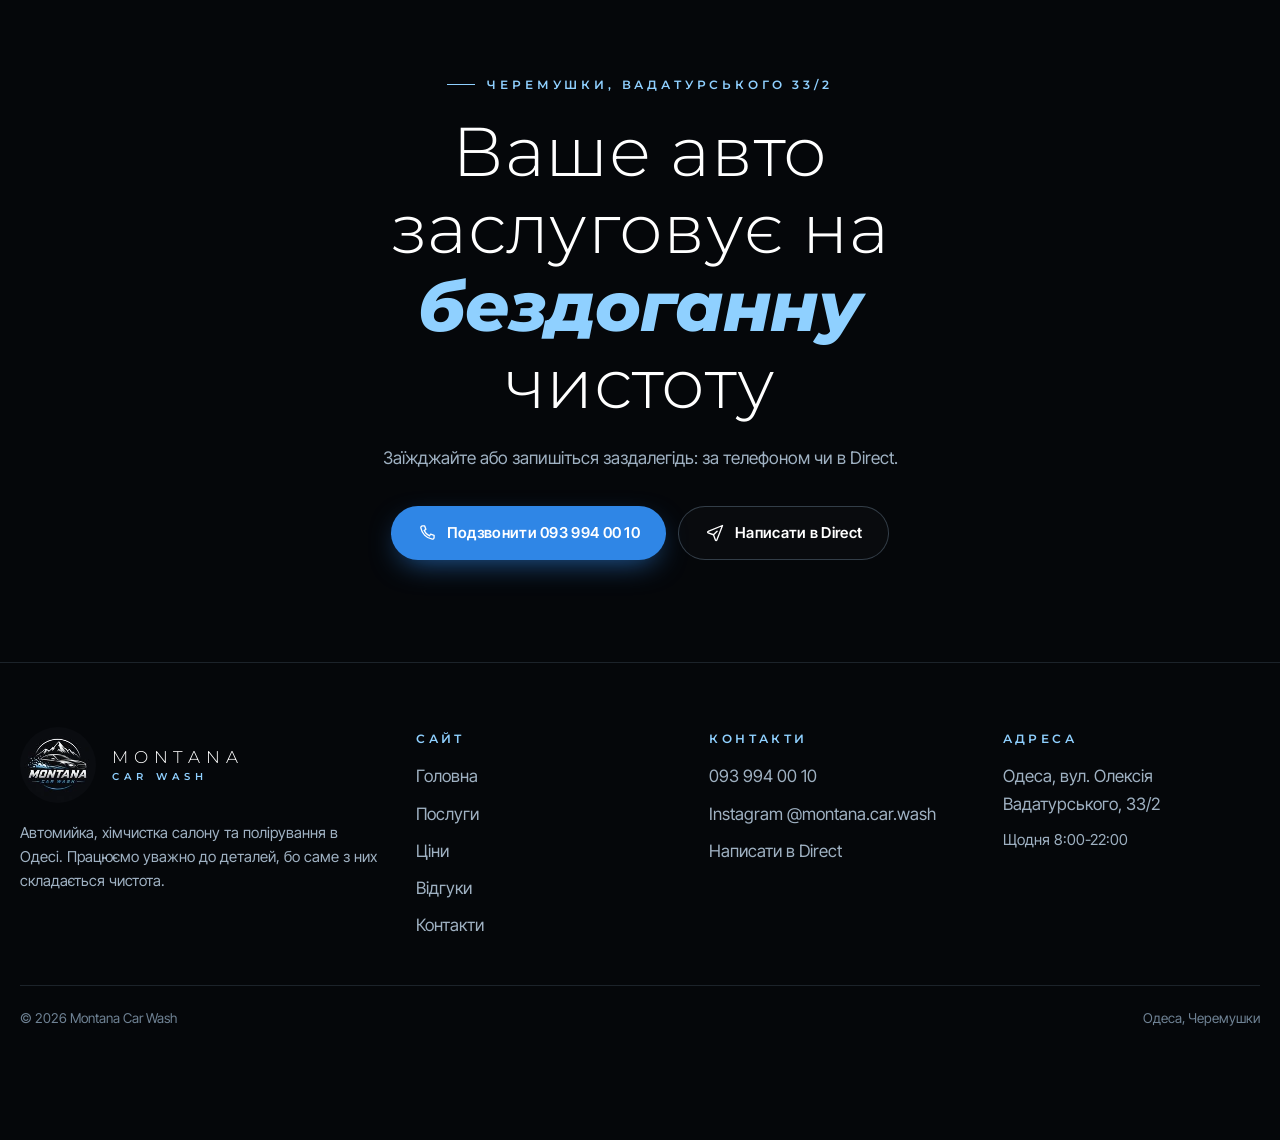
<file: poslugy.html>
<!doctype html>
<html lang="uk">
<head>
<meta charset="utf-8">
<meta name="viewport" content="width=device-width, initial-scale=1, viewport-fit=cover">
<meta name="robots" content="noindex, nofollow">
<title>Послуги - Montana Car Wash, Одеса</title>
<meta name="description" content="Мийка кузова, хімчистка салону, полірування, антидощ, твердий віск, мийка двигуна, прання килимів. Montana Car Wash, Одеса.">
<meta name="theme-color" content="#05070a">
<meta property="og:type" content="website">
<meta property="og:locale" content="uk_UA">
<meta property="og:site_name" content="Montana Car Wash">
<meta property="og:title" content="Послуги - Montana Car Wash, Одеса">
<meta property="og:description" content="Мийка кузова, хімчистка салону, полірування, антидощ, твердий віск, мийка двигуна, прання килимів. Montana Car Wash, Одеса.">
<meta property="og:url" content="https://konkos-design.github.io/montana-car-wash/poslugy.html">
<meta property="og:image" content="https://konkos-design.github.io/montana-car-wash/img/og.jpg">
<meta property="og:image:width" content="1200">
<meta property="og:image:height" content="630">
<meta name="twitter:card" content="summary_large_image">
<meta name="twitter:title" content="Послуги - Montana Car Wash, Одеса">
<meta name="twitter:description" content="Мийка кузова, хімчистка салону, полірування, антидощ, твердий віск, мийка двигуна, прання килимів. Montana Car Wash, Одеса.">
<meta name="twitter:image" content="https://konkos-design.github.io/montana-car-wash/img/og.jpg">
<link rel="icon" href="favicon.ico" sizes="any">
<link rel="icon" href="img/favicon.svg" type="image/svg+xml">
<link rel="apple-touch-icon" href="img/apple-touch-icon.png">
<link rel="preload" href="fonts/montserrat-cyrillic-300-normal.woff2" as="font" type="font/woff2" crossorigin>
<link rel="preload" href="fonts/inter-tight-cyrillic-400-normal.woff2" as="font" type="font/woff2" crossorigin>
<script>(function(d){if(!matchMedia("(prefers-reduced-motion: reduce)").matches){d.classList.add("js-anim");setTimeout(function(){d.classList.remove("js-anim")},3500)}})(document.documentElement)</script>
<link rel="stylesheet" href="css/style.css">
</head>
<body>
<header class="hdr">
  <div class="wrap hdr__in">
    <a class="brand" href="index.html" aria-label="Montana Car Wash, на головну">
      <img src="img/logo-emblem.webp" width="46" height="46" alt="Логотип Montana Car Wash">
      <span class="brand__w"><b>MONTANA</b><small>CAR WASH</small></span>
    </a>
    <nav class="nav" aria-label="Головне меню"><a href="index.html">Головна</a><a href="poslugy.html" aria-current=page>Послуги</a><a href="ciny.html">Ціни</a><a href="vidguky.html">Відгуки</a><a href="kontakty.html">Контакти</a></nav>
    <div class="hdr__cta">
      <a class="ico-btn" href="https://ig.me/m/montana.car.wash" target="_blank" rel="noopener" aria-label="Написати в Instagram Direct"><svg viewBox="0 0 24 24" fill="none" stroke="currentColor" stroke-width="1.6" stroke-linecap="round" stroke-linejoin="round" aria-hidden="true"><path d="M21 3 3.8 10.1c-.8.3-.8 1.4 0 1.7l6.4 2.3 2.3 6.4c.3.8 1.4.8 1.7 0L21 3Z"/><path d="m10.2 14.1 4.3-4.3"/></svg></a>
      <a class="btn btn--blue" href="tel:+380939940010" aria-label="Подзвонити 093 994 00 10"><svg viewBox="0 0 24 24" fill="none" stroke="currentColor" stroke-width="1.6" stroke-linecap="round" stroke-linejoin="round" aria-hidden="true"><path d="M6.6 3.5h2.6l1.4 4.1-2 1.4a12.5 12.5 0 0 0 6.4 6.4l1.4-2 4.1 1.4v2.6a2 2 0 0 1-2.2 2A17.4 17.4 0 0 1 4.6 5.7a2 2 0 0 1 2-2.2Z"/></svg><span>093 994 00 10</span></a>
      <button class="burger" aria-label="Меню" aria-expanded="false"><i></i><i></i></button>
    </div>
  </div>
</header>
<div class="mmenu" aria-label="Мобільне меню">
  <a class="mm-l" href="index.html">Головна</a><a class="mm-l" href="poslugy.html">Послуги</a><a class="mm-l" href="ciny.html">Ціни</a><a class="mm-l" href="vidguky.html">Відгуки</a><a class="mm-l" href="kontakty.html">Контакти</a>
  <div class="btns"><a class="btn btn--blue" href="tel:+380939940010"><svg viewBox="0 0 24 24" fill="none" stroke="currentColor" stroke-width="1.6" stroke-linecap="round" stroke-linejoin="round" aria-hidden="true"><path d="M6.6 3.5h2.6l1.4 4.1-2 1.4a12.5 12.5 0 0 0 6.4 6.4l1.4-2 4.1 1.4v2.6a2 2 0 0 1-2.2 2A17.4 17.4 0 0 1 4.6 5.7a2 2 0 0 1 2-2.2Z"/></svg><span>Подзвонити</span></a><a class="btn btn--ghost" href="https://ig.me/m/montana.car.wash" target="_blank" rel="noopener"><svg viewBox="0 0 24 24" fill="none" stroke="currentColor" stroke-width="1.6" stroke-linecap="round" stroke-linejoin="round" aria-hidden="true"><path d="M21 3 3.8 10.1c-.8.3-.8 1.4 0 1.7l6.4 2.3 2.3 6.4c.3.8 1.4.8 1.7 0L21 3Z"/><path d="m10.2 14.1 4.3-4.3"/></svg><span>Написати в Direct</span></a></div>
  <small>Щодня 8:00-22:00 · Одеса, вул. Олексія Вадатурського, 33/2</small>
</div>
<main>
<section class="phero"><div class="wrap phero__grid">
  <div>
  <div class="crumbs"><a href="index.html">Головна</a><span>/</span><span>Послуги</span></div>
  <span class="kick">Що ми робимо</span>
  <h1><span class="ln"><span>Догляд за авто</span></span><span class="ln"><span><b>від і до</b></span></span></h1>
  <p class="lead">Кожна послуга виконується вручну, з увагою до деталей. Обирайте потрібне або питайте порадити в Direct.</p>
  <nav class="svc-nav" aria-label="Послуги на сторінці"><a href="#wash">Мийка кузова</a><a href="#dry">Хімчистка</a><a href="#polish">Полірування</a><a href="#protect">Антидощ і віск</a><a href="#more">Додатково</a></nav>
  </div>
  <figure class="phero__img"><img src="img/bay-foam.webp" alt="BMW у піні в боксі Montana Car Wash" width="1200" height="1393" fetchpriority="high"></figure>
</div></section>
<div class="wrap">
  <article class="srv" id="wash">
    <div class="srv__media rv"><img src="img/foam-grille.webp" alt="BMW в активній піні" loading="lazy"></div>
    <div>
      <div class="srv__ico rv"><svg viewBox="0 0 24 24" fill="none" stroke="currentColor" stroke-width="1.6" stroke-linecap="round" stroke-linejoin="round" aria-hidden="true"><circle cx="8" cy="14.5" r="4.5"/><circle cx="15.5" cy="9" r="3.5"/><circle cx="17" cy="17" r="2.2"/><circle cx="7.5" cy="5.5" r="1.6"/><path d="M6 13a2.2 2.2 0 0 1 2-2"/></svg></div>
      <h2 class="rv">Мийка <b>кузова</b></h2>
      <p class="rv">Активна піна м'яко знімає бруд, далі ручна мийка і ретельне ополіскування. Обирайте формат під свою ситуацію: від швидкої експрес-мийки до комплексу з салоном і нановоском.</p>
      <ul class="ticks rv">
        <li>Експрес-мийка за 200 грн, коли треба швидко</li>
        <li>Безконтактна мийка від 340 грн</li>
        <li>Комплекс: кузов, салон, багажник, нановіск, черніння гуми</li>
        <li>Мийка двигуна, чистка дисків, зняття бітумних плям</li>
      </ul>
      <div class="from rv"><small>комплекс від</small><b>800 грн</b></div>
      <div class="btns rv"><a class="btn btn--blue" href="tel:+380939940010"><svg viewBox="0 0 24 24" fill="none" stroke="currentColor" stroke-width="1.6" stroke-linecap="round" stroke-linejoin="round" aria-hidden="true"><path d="M6.6 3.5h2.6l1.4 4.1-2 1.4a12.5 12.5 0 0 0 6.4 6.4l1.4-2 4.1 1.4v2.6a2 2 0 0 1-2.2 2A17.4 17.4 0 0 1 4.6 5.7a2 2 0 0 1 2-2.2Z"/></svg><span>Записатися</span></a><a class="btn btn--ghost" href="ciny.html"><svg viewBox="0 0 24 24" fill="none" stroke="currentColor" stroke-width="1.6" stroke-linecap="round" stroke-linejoin="round" aria-hidden="true"><path d="M4.5 12h15M13.5 6l6 6-6 6"/></svg><span>Ціни для вашого авто</span></a></div>
    </div>
  </article>
  <article class="srv" id="dry">
    <div class="srv__media rv"><img src="img/chem-floor.webp" alt="Хімчистка підлоги салону екстрактором" loading="lazy"></div>
    <div>
      <div class="srv__ico rv"><svg viewBox="0 0 24 24" fill="none" stroke="currentColor" stroke-width="1.6" stroke-linecap="round" stroke-linejoin="round" aria-hidden="true"><path d="M8.5 3.5h3.2a1.5 1.5 0 0 1 1.5 1.7l-1 7.3h3.6a2 2 0 0 1 2 2.3l-.6 3.4a2 2 0 0 1-2 1.8H8.8a2 2 0 0 1-2-1.8L6.6 14 7 5a1.5 1.5 0 0 1 1.5-1.5Z"/><path d="M7 12.5h5.2"/><path d="M10 20.4v1.1M15 20.4v1.1"/></svg></div>
      <h2 class="rv">Хімчистка <b>салону</b></h2>
      <p class="rv">Салон щодня накопичує не лише видимий бруд, а й пил, бактерії та запахи. Повна хімчистка з розбором необхідних елементів: ретельно очищаємо сидіння, стелю, підлогу, двері та багажник.</p>
      <ul class="ticks rv">
        <li>Повна хімчистка салону або окремі зони</li>
        <li>Сидіння, стеля, підлога, двері, багажник</li>
        <li>Кондиціонер для шкіри</li>
        <li>Прання килимів, у тому числі домашніх: 150 грн/м²</li>
      </ul>
      <div class="from rv"><small>повна хімчистка від</small><b>3500 грн</b></div>
      <div class="btns rv"><a class="btn btn--blue" href="tel:+380939940010"><svg viewBox="0 0 24 24" fill="none" stroke="currentColor" stroke-width="1.6" stroke-linecap="round" stroke-linejoin="round" aria-hidden="true"><path d="M6.6 3.5h2.6l1.4 4.1-2 1.4a12.5 12.5 0 0 0 6.4 6.4l1.4-2 4.1 1.4v2.6a2 2 0 0 1-2.2 2A17.4 17.4 0 0 1 4.6 5.7a2 2 0 0 1 2-2.2Z"/></svg><span>Записатися</span></a><a class="btn btn--ghost" href="https://ig.me/m/montana.car.wash" target="_blank" rel="noopener"><svg viewBox="0 0 24 24" fill="none" stroke="currentColor" stroke-width="1.6" stroke-linecap="round" stroke-linejoin="round" aria-hidden="true"><path d="M21 3 3.8 10.1c-.8.3-.8 1.4 0 1.7l6.4 2.3 2.3 6.4c.3.8 1.4.8 1.7 0L21 3Z"/><path d="m10.2 14.1 4.3-4.3"/></svg><span>Надіслати фото салону</span></a></div>
    </div>
  </article>
  <article class="srv" id="polish">
    <div class="srv__media rv"><img src="img/x5-shine.webp" alt="Блискучий чорний BMW X5" loading="lazy"></div>
    <div>
      <div class="srv__ico rv"><svg viewBox="0 0 24 24" fill="none" stroke="currentColor" stroke-width="1.6" stroke-linecap="round" stroke-linejoin="round" aria-hidden="true"><path d="M11 2.5c.6 4.8 2.7 6.9 7.5 7.5-4.8.6-6.9 2.7-7.5 7.5-.6-4.8-2.7-6.9-7.5-7.5 4.8-.6 6.9-2.7 7.5-7.5Z"/><path d="M18.5 15.5c.3 2.2 1.2 3.1 3 3.4-1.8.3-2.7 1.2-3 3.1-.3-1.9-1.2-2.8-3-3.1 1.8-.3 2.7-1.2 3-3.4Z"/></svg></div>
      <h2 class="rv">Полірування <b>кузова</b></h2>
      <p class="rv">Повертаємо фарбі глибину і блиск, прибираємо дрібні подряпини та помутніння. Авто виглядає так, ніби щойно з салону.</p>
      <ul class="ticks rv"><li>Оцінка стану лакофарбового покриття</li><li>Полірування з глибоким блиском</li><li>За бажанням захист воском після полірування</li></ul>
      <div class="from rv"><small>ціна від</small><b>4500 грн</b></div>
      <div class="btns rv"><a class="btn btn--blue" href="tel:+380939940010"><svg viewBox="0 0 24 24" fill="none" stroke="currentColor" stroke-width="1.6" stroke-linecap="round" stroke-linejoin="round" aria-hidden="true"><path d="M6.6 3.5h2.6l1.4 4.1-2 1.4a12.5 12.5 0 0 0 6.4 6.4l1.4-2 4.1 1.4v2.6a2 2 0 0 1-2.2 2A17.4 17.4 0 0 1 4.6 5.7a2 2 0 0 1 2-2.2Z"/></svg><span>Уточнити вартість</span></a><a class="btn btn--ghost" href="https://ig.me/m/montana.car.wash" target="_blank" rel="noopener"><svg viewBox="0 0 24 24" fill="none" stroke="currentColor" stroke-width="1.6" stroke-linecap="round" stroke-linejoin="round" aria-hidden="true"><path d="M21 3 3.8 10.1c-.8.3-.8 1.4 0 1.7l6.4 2.3 2.3 6.4c.3.8 1.4.8 1.7 0L21 3Z"/><path d="m10.2 14.1 4.3-4.3"/></svg><span>Написати в Direct</span></a></div>
    </div>
  </article>
  <article class="srv" id="protect">
    <div class="srv__media rv"><img src="img/sponge.webp" alt="Ручна мийка і захист кузова" loading="lazy"></div>
    <div>
      <div class="srv__ico rv"><svg viewBox="0 0 24 24" fill="none" stroke="currentColor" stroke-width="1.6" stroke-linecap="round" stroke-linejoin="round" aria-hidden="true"><path d="M3 15.5 5.4 7a2 2 0 0 1 1.9-1.5h9.4A2 2 0 0 1 18.6 7l2.4 8.5Z"/><path d="M8 19.5v1.5M12 18.5v2.5M16 19.5v1.5"/><path d="M8.5 9.5 7.4 13M12.5 8.5l-1.6 5"/></svg></div>
      <h2 class="rv">Антидощ і <b>твердий віск</b></h2>
      <p class="rv">Дощ за вікном - це романтика, а за кермом не дуже. Покриття «Антидощ» допомагає воді скочуватися зі скла, тож бачите дорогу краще. Твердий віск SOFT 99 дає кузову блиск і захист.</p>
      <ul class="ticks rv"><li>Антидощ на лобове скло: 500 грн</li><li>Лобове і бокові скла: 1000 грн</li><li>Твердий віск SOFT 99: від 800 грн</li><li>Полімерний NANO SHAMPOO: 100 грн</li></ul>
      <div class="btns rv"><a class="btn btn--blue" href="tel:+380939940010"><svg viewBox="0 0 24 24" fill="none" stroke="currentColor" stroke-width="1.6" stroke-linecap="round" stroke-linejoin="round" aria-hidden="true"><path d="M6.6 3.5h2.6l1.4 4.1-2 1.4a12.5 12.5 0 0 0 6.4 6.4l1.4-2 4.1 1.4v2.6a2 2 0 0 1-2.2 2A17.4 17.4 0 0 1 4.6 5.7a2 2 0 0 1 2-2.2Z"/></svg><span>Додати до мийки</span></a></div>
    </div>
  </article>
</div>
<section class="sec" id="more" style="padding-top:clamp(56px,7vw,96px);border-top:1px solid var(--line)">
  <div class="wrap">
    <div class="sec-head"><span class="kick rv">Додатково</span><h2 class="rv">Окремі <b>послуги</b></h2></div>
    <div class="minis">
      <div class="mini rv"><div class="srv__ico"><svg viewBox="0 0 24 24" fill="none" stroke="currentColor" stroke-width="1.6" stroke-linecap="round" stroke-linejoin="round" aria-hidden="true"><path d="M4 10.5h2V8h3V6h6v2h2.5l2 3v5l-2 2.5H15l-1.5 1.5h-5L7 17H6v-2.5H4Z"/><path d="M2 10v5M12 10.5v2.5l-1.5 2"/></svg></div><h3>Мийка двигуна</h3><p>Акуратне очищення моторного відсіку.</p><b>300 грн</b></div>
      <div class="mini rv rv-d1"><div class="srv__ico"><svg viewBox="0 0 24 24" fill="none" stroke="currentColor" stroke-width="1.6" stroke-linecap="round" stroke-linejoin="round" aria-hidden="true"><circle cx="12" cy="12" r="8.5"/><circle cx="12" cy="12" r="2.2"/><path d="M12 3.5v6.3M12 14.2v6.3M3.5 12h6.3M14.2 12h6.3"/></svg></div><h3>Чистка дисків</h3><p>Знімаємо гальмівний пил і наліт.</p><b>70 грн / од.</b></div>
      <div class="mini rv rv-d2"><div class="srv__ico"><svg viewBox="0 0 24 24" fill="none" stroke="currentColor" stroke-width="1.6" stroke-linecap="round" stroke-linejoin="round" aria-hidden="true"><rect x="5" y="4" width="14" height="16" rx="1.5"/><path d="M5 2.2v1.8M8.5 2.2v1.8M12 2.2v1.8M15.5 2.2v1.8M19 2.2v1.8M5 20v1.8M8.5 20v1.8M12 20v1.8M15.5 20v1.8M19 20v1.8"/><path d="M12 8.5 15 12l-3 3.5L9 12Z"/></svg></div><h3>Прання килимів</h3><p>Глибоке очищення, видалення плям і запахів.</p><b>150 грн / м²</b></div>
      <div class="mini rv"><div class="srv__ico"><svg viewBox="0 0 24 24" fill="none" stroke="currentColor" stroke-width="1.6" stroke-linecap="round" stroke-linejoin="round" aria-hidden="true"><circle cx="5.5" cy="16" r="3.5"/><circle cx="18.5" cy="16" r="3.5"/><path d="M5.5 16 9 10.5h5l2.5 5.5M14 10.5l-1.5-3h3.5M9 10.5 7.5 8H5"/></svg></div><h3>Мийка мотоцикла</h3><p>Делікатна мийка з увагою до дрібниць.</p><b>від 250 грн</b></div>
      <div class="mini rv rv-d1"><div class="srv__ico"><svg viewBox="0 0 24 24" fill="none" stroke="currentColor" stroke-width="1.6" stroke-linecap="round" stroke-linejoin="round" aria-hidden="true"><path d="M12 3.2s6 6.6 6 11a6 6 0 0 1-12 0c0-4.4 6-11 6-11Z"/><path d="M9.5 15a2.5 2.5 0 0 0 2.5 2.5"/></svg></div><h3>Бітумні плями</h3><p>Видаляємо бітум і смолу з кузова.</p><b>100 грн / од.</b></div>
      <div class="mini rv rv-d2"><div class="srv__ico"><svg viewBox="0 0 24 24" fill="none" stroke="currentColor" stroke-width="1.6" stroke-linecap="round" stroke-linejoin="round" aria-hidden="true"><rect x="4.5" y="9" width="15" height="10.5" rx="2.5"/><path d="M4.5 12.5h15"/><path d="M8 9V6.8a1.3 1.3 0 0 1 1.3-1.3h5.4A1.3 1.3 0 0 1 16 6.8V9"/><path d="M9.5 16h5"/></svg></div><h3>Кондиціонер шкіри</h3><p>Догляд за шкіряним салоном.</p><b>200 грн</b></div>
    </div>
  </div>
</section>
</main>
<section class="cta">
  <div class="wrap">
    <span class="kick rv">Черемушки, Вадатурського 33/2</span>
    <h2 class="rv">Ваше авто заслуговує на <b>бездоганну</b> чистоту</h2>
    <p class="lead rv rv-d1">Заїжджайте або запишіться заздалегідь: за телефоном чи в Direct.</p>
    <div class="btns rv rv-d2"><a class="btn btn--blue" href="tel:+380939940010"><svg viewBox="0 0 24 24" fill="none" stroke="currentColor" stroke-width="1.6" stroke-linecap="round" stroke-linejoin="round" aria-hidden="true"><path d="M6.6 3.5h2.6l1.4 4.1-2 1.4a12.5 12.5 0 0 0 6.4 6.4l1.4-2 4.1 1.4v2.6a2 2 0 0 1-2.2 2A17.4 17.4 0 0 1 4.6 5.7a2 2 0 0 1 2-2.2Z"/></svg><span>Подзвонити 093 994 00 10</span></a><a class="btn btn--ghost" href="https://ig.me/m/montana.car.wash" target="_blank" rel="noopener"><svg viewBox="0 0 24 24" fill="none" stroke="currentColor" stroke-width="1.6" stroke-linecap="round" stroke-linejoin="round" aria-hidden="true"><path d="M21 3 3.8 10.1c-.8.3-.8 1.4 0 1.7l6.4 2.3 2.3 6.4c.3.8 1.4.8 1.7 0L21 3Z"/><path d="m10.2 14.1 4.3-4.3"/></svg><span>Написати в Direct</span></a></div>
  </div>
</section>
<footer class="ftr">
  <div class="wrap">
    <div class="ftr__grid">
      <div>
        <a class="ftr__logo" href="index.html"><img src="img/logo-emblem.webp" width="76" height="76" alt="Логотип Montana Car Wash" loading="lazy"><span class="brand__w"><b>MONTANA</b><small>CAR WASH</small></span></a>
        <p>Автомийка, хімчистка салону та полірування в Одесі. Працюємо уважно до деталей, бо саме з них складається чистота.</p>
      </div>
      <div><h4>Сайт</h4><ul><li><a href="index.html">Головна</a></li><li><a href="poslugy.html">Послуги</a></li><li><a href="ciny.html">Ціни</a></li><li><a href="vidguky.html">Відгуки</a></li><li><a href="kontakty.html">Контакти</a></li></ul></div>
      <div><h4>Контакти</h4><ul>
        <li><a href="tel:+380939940010">093 994 00 10</a></li>
        <li><a href="https://www.instagram.com/montana.car.wash/" target="_blank" rel="noopener">Instagram @montana.car.wash</a></li>
        <li><a href="https://ig.me/m/montana.car.wash" target="_blank" rel="noopener">Написати в Direct</a></li>
      </ul></div>
      <div><h4>Адреса</h4><ul>
        <li><a href="https://maps.app.goo.gl/JWaS3tXgCqhS8dsr5" target="_blank" rel="noopener">Одеса, вул. Олексія Вадатурського, 33/2</a></li>
        <li><p>Щодня 8:00-22:00</p></li>
      </ul></div>
    </div>
    <div class="ftr__bot"><span>© <span id="yr">2026</span> Montana Car Wash</span><span>Одеса, Черемушки</span></div>
  </div>
</footer>
<div class="mbar"><a class="btn btn--blue" href="tel:+380939940010"><svg viewBox="0 0 24 24" fill="none" stroke="currentColor" stroke-width="1.6" stroke-linecap="round" stroke-linejoin="round" aria-hidden="true"><path d="M6.6 3.5h2.6l1.4 4.1-2 1.4a12.5 12.5 0 0 0 6.4 6.4l1.4-2 4.1 1.4v2.6a2 2 0 0 1-2.2 2A17.4 17.4 0 0 1 4.6 5.7a2 2 0 0 1 2-2.2Z"/></svg><span>Подзвонити</span></a><a class="btn btn--ghost" href="https://ig.me/m/montana.car.wash" target="_blank" rel="noopener"><svg viewBox="0 0 24 24" fill="none" stroke="currentColor" stroke-width="1.6" stroke-linecap="round" stroke-linejoin="round" aria-hidden="true"><path d="M21 3 3.8 10.1c-.8.3-.8 1.4 0 1.7l6.4 2.3 2.3 6.4c.3.8 1.4.8 1.7 0L21 3Z"/><path d="m10.2 14.1 4.3-4.3"/></svg><span>Direct</span></a></div>
<script src="js/gsap.min.js" defer></script>
<script src="js/ScrollTrigger.min.js" defer></script>
<script src="js/main.js" defer></script>
</body>
</html>
</file>
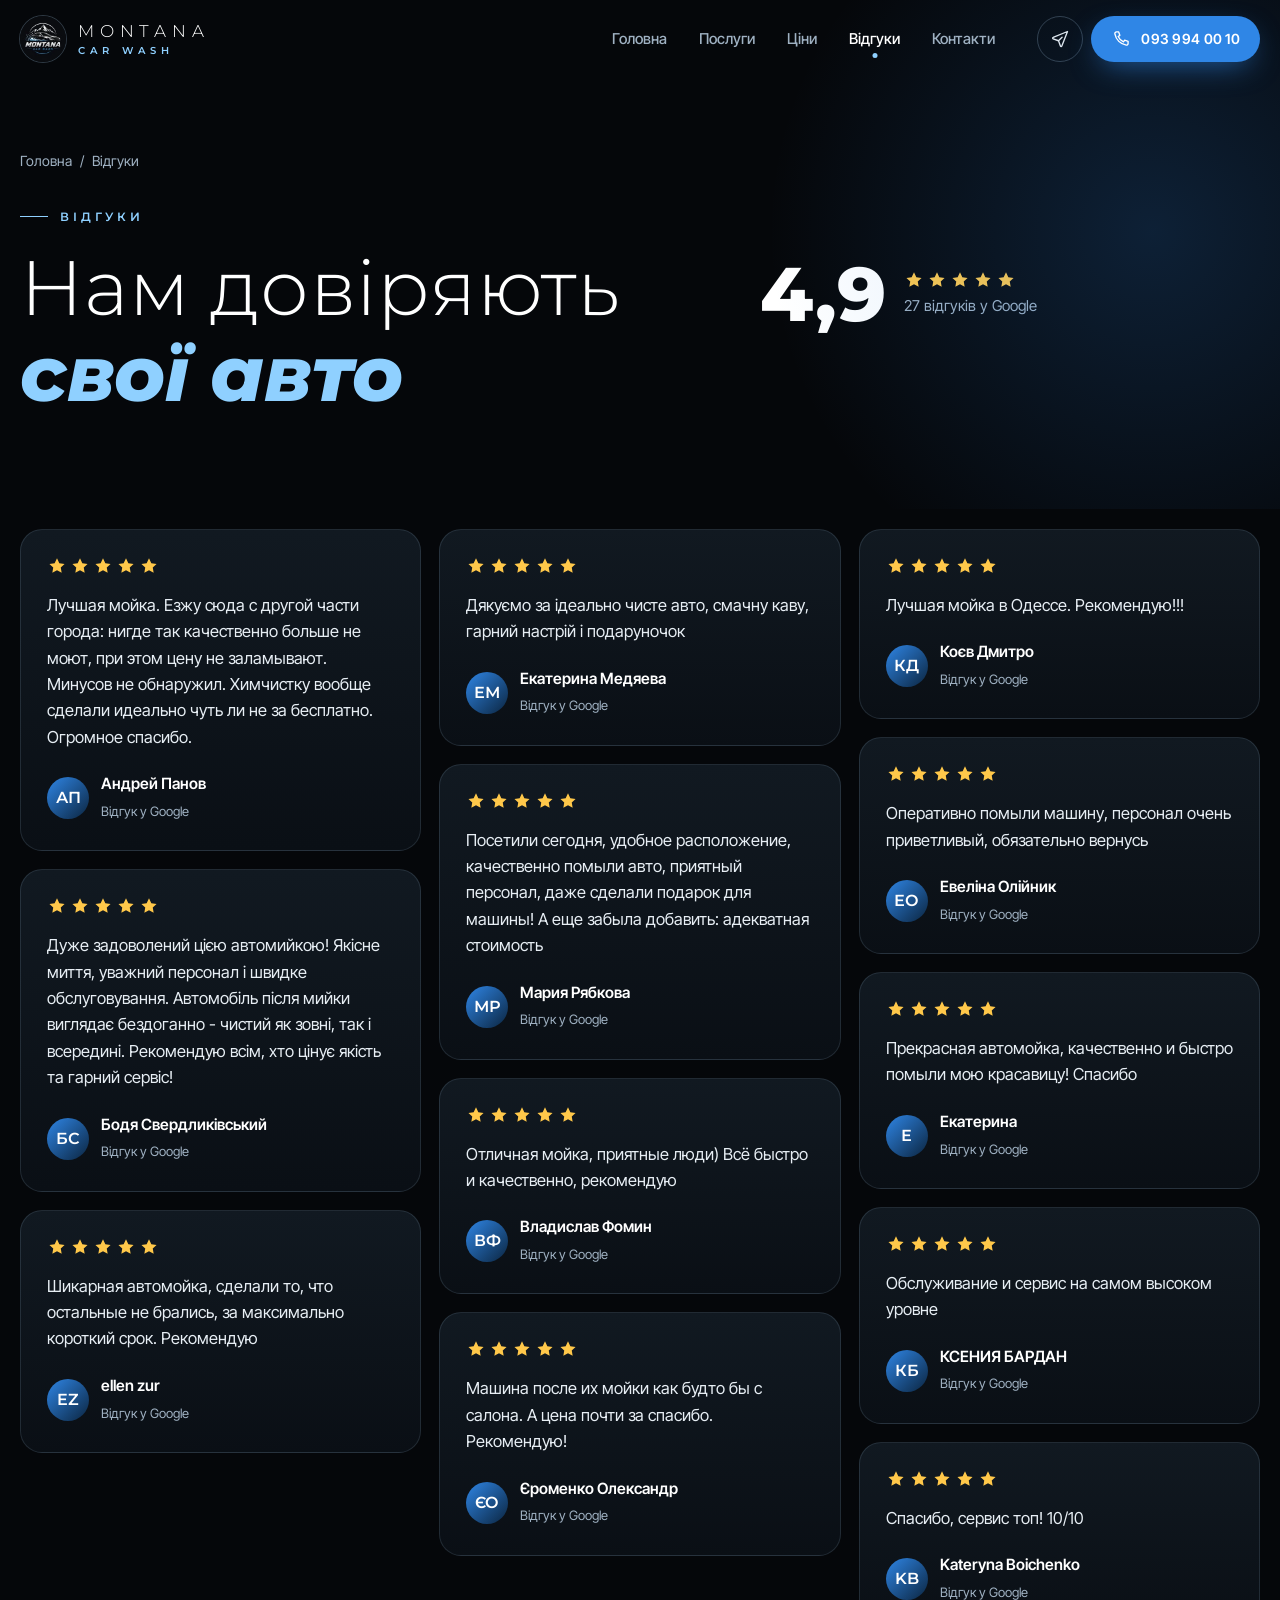
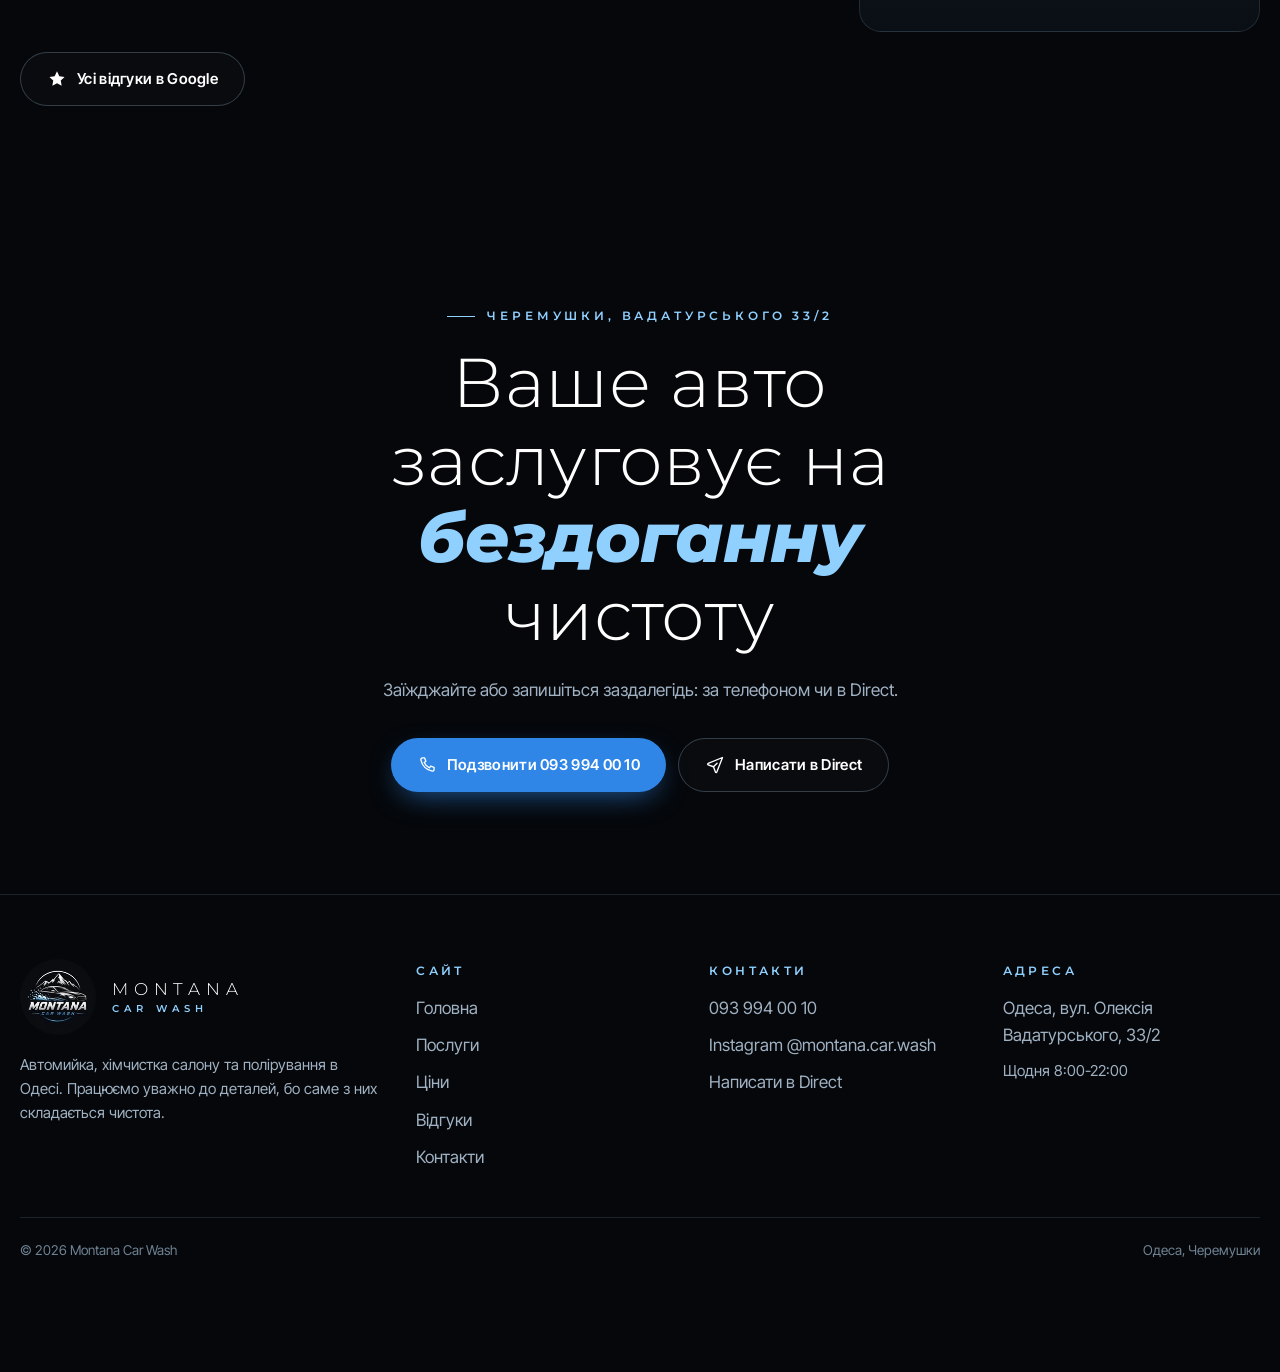
<file: vidguky.html>
<!doctype html>
<html lang="uk">
<head>
<meta charset="utf-8">
<meta name="viewport" content="width=device-width, initial-scale=1, viewport-fit=cover">
<meta name="robots" content="noindex, nofollow">
<title>Відгуки - Montana Car Wash, Одеса</title>
<meta name="description" content="Відгуки клієнтів автомийки Montana Car Wash з Google: рейтинг 4,9.">
<meta name="theme-color" content="#05070a">
<meta property="og:type" content="website">
<meta property="og:locale" content="uk_UA">
<meta property="og:site_name" content="Montana Car Wash">
<meta property="og:title" content="Відгуки - Montana Car Wash, Одеса">
<meta property="og:description" content="Відгуки клієнтів автомийки Montana Car Wash з Google: рейтинг 4,9.">
<meta property="og:url" content="https://konkos-design.github.io/montana-car-wash/vidguky.html">
<meta property="og:image" content="https://konkos-design.github.io/montana-car-wash/img/og.jpg">
<meta property="og:image:width" content="1200">
<meta property="og:image:height" content="630">
<meta name="twitter:card" content="summary_large_image">
<meta name="twitter:title" content="Відгуки - Montana Car Wash, Одеса">
<meta name="twitter:description" content="Відгуки клієнтів автомийки Montana Car Wash з Google: рейтинг 4,9.">
<meta name="twitter:image" content="https://konkos-design.github.io/montana-car-wash/img/og.jpg">
<link rel="icon" href="favicon.ico" sizes="any">
<link rel="icon" href="img/favicon.svg" type="image/svg+xml">
<link rel="apple-touch-icon" href="img/apple-touch-icon.png">
<link rel="preload" href="fonts/montserrat-cyrillic-300-normal.woff2" as="font" type="font/woff2" crossorigin>
<link rel="preload" href="fonts/inter-tight-cyrillic-400-normal.woff2" as="font" type="font/woff2" crossorigin>
<script>(function(d){if(!matchMedia("(prefers-reduced-motion: reduce)").matches){d.classList.add("js-anim");setTimeout(function(){d.classList.remove("js-anim")},3500)}})(document.documentElement)</script>
<link rel="stylesheet" href="css/style.css">
</head>
<body>
<header class="hdr">
  <div class="wrap hdr__in">
    <a class="brand" href="index.html" aria-label="Montana Car Wash, на головну">
      <img src="img/logo-emblem.webp" width="46" height="46" alt="Логотип Montana Car Wash">
      <span class="brand__w"><b>MONTANA</b><small>CAR WASH</small></span>
    </a>
    <nav class="nav" aria-label="Головне меню"><a href="index.html">Головна</a><a href="poslugy.html">Послуги</a><a href="ciny.html">Ціни</a><a href="vidguky.html" aria-current=page>Відгуки</a><a href="kontakty.html">Контакти</a></nav>
    <div class="hdr__cta">
      <a class="ico-btn" href="https://ig.me/m/montana.car.wash" target="_blank" rel="noopener" aria-label="Написати в Instagram Direct"><svg viewBox="0 0 24 24" fill="none" stroke="currentColor" stroke-width="1.6" stroke-linecap="round" stroke-linejoin="round" aria-hidden="true"><path d="M21 3 3.8 10.1c-.8.3-.8 1.4 0 1.7l6.4 2.3 2.3 6.4c.3.8 1.4.8 1.7 0L21 3Z"/><path d="m10.2 14.1 4.3-4.3"/></svg></a>
      <a class="btn btn--blue" href="tel:+380939940010" aria-label="Подзвонити 093 994 00 10"><svg viewBox="0 0 24 24" fill="none" stroke="currentColor" stroke-width="1.6" stroke-linecap="round" stroke-linejoin="round" aria-hidden="true"><path d="M6.6 3.5h2.6l1.4 4.1-2 1.4a12.5 12.5 0 0 0 6.4 6.4l1.4-2 4.1 1.4v2.6a2 2 0 0 1-2.2 2A17.4 17.4 0 0 1 4.6 5.7a2 2 0 0 1 2-2.2Z"/></svg><span>093 994 00 10</span></a>
      <button class="burger" aria-label="Меню" aria-expanded="false"><i></i><i></i></button>
    </div>
  </div>
</header>
<div class="mmenu" aria-label="Мобільне меню">
  <a class="mm-l" href="index.html">Головна</a><a class="mm-l" href="poslugy.html">Послуги</a><a class="mm-l" href="ciny.html">Ціни</a><a class="mm-l" href="vidguky.html">Відгуки</a><a class="mm-l" href="kontakty.html">Контакти</a>
  <div class="btns"><a class="btn btn--blue" href="tel:+380939940010"><svg viewBox="0 0 24 24" fill="none" stroke="currentColor" stroke-width="1.6" stroke-linecap="round" stroke-linejoin="round" aria-hidden="true"><path d="M6.6 3.5h2.6l1.4 4.1-2 1.4a12.5 12.5 0 0 0 6.4 6.4l1.4-2 4.1 1.4v2.6a2 2 0 0 1-2.2 2A17.4 17.4 0 0 1 4.6 5.7a2 2 0 0 1 2-2.2Z"/></svg><span>Подзвонити</span></a><a class="btn btn--ghost" href="https://ig.me/m/montana.car.wash" target="_blank" rel="noopener"><svg viewBox="0 0 24 24" fill="none" stroke="currentColor" stroke-width="1.6" stroke-linecap="round" stroke-linejoin="round" aria-hidden="true"><path d="M21 3 3.8 10.1c-.8.3-.8 1.4 0 1.7l6.4 2.3 2.3 6.4c.3.8 1.4.8 1.7 0L21 3Z"/><path d="m10.2 14.1 4.3-4.3"/></svg><span>Написати в Direct</span></a></div>
  <small>Щодня 8:00-22:00 · Одеса, вул. Олексія Вадатурського, 33/2</small>
</div>
<main>
<section class="phero"><div class="wrap phero__grid">
  <div>
    <div class="crumbs"><a href="index.html">Головна</a><span>/</span><span>Відгуки</span></div>
    <span class="kick">Відгуки</span>
    <h1><span class="ln"><span>Нам довіряють</span></span><span class="ln"><span><b>свої авто</b></span></span></h1>
  </div>
  <div class="rating"><b>4,9</b><span><span class="stars" aria-label="5 з 5"><svg viewBox="0 0 24 24" fill="none" stroke="currentColor" stroke-width="1.6" stroke-linecap="round" stroke-linejoin="round" aria-hidden="true"><path fill="currentColor" stroke="none" d="m12 2.8 2.8 5.8 6.3.9-4.6 4.4 1.1 6.3L12 17.2l-5.6 3 1.1-6.3-4.6-4.4 6.3-.9Z"/></svg><svg viewBox="0 0 24 24" fill="none" stroke="currentColor" stroke-width="1.6" stroke-linecap="round" stroke-linejoin="round" aria-hidden="true"><path fill="currentColor" stroke="none" d="m12 2.8 2.8 5.8 6.3.9-4.6 4.4 1.1 6.3L12 17.2l-5.6 3 1.1-6.3-4.6-4.4 6.3-.9Z"/></svg><svg viewBox="0 0 24 24" fill="none" stroke="currentColor" stroke-width="1.6" stroke-linecap="round" stroke-linejoin="round" aria-hidden="true"><path fill="currentColor" stroke="none" d="m12 2.8 2.8 5.8 6.3.9-4.6 4.4 1.1 6.3L12 17.2l-5.6 3 1.1-6.3-4.6-4.4 6.3-.9Z"/></svg><svg viewBox="0 0 24 24" fill="none" stroke="currentColor" stroke-width="1.6" stroke-linecap="round" stroke-linejoin="round" aria-hidden="true"><path fill="currentColor" stroke="none" d="m12 2.8 2.8 5.8 6.3.9-4.6 4.4 1.1 6.3L12 17.2l-5.6 3 1.1-6.3-4.6-4.4 6.3-.9Z"/></svg><svg viewBox="0 0 24 24" fill="none" stroke="currentColor" stroke-width="1.6" stroke-linecap="round" stroke-linejoin="round" aria-hidden="true"><path fill="currentColor" stroke="none" d="m12 2.8 2.8 5.8 6.3.9-4.6 4.4 1.1 6.3L12 17.2l-5.6 3 1.1-6.3-4.6-4.4 6.3-.9Z"/></svg></span><small>27 відгуків у Google</small></span></div>
</div></section>
<section class="sec" style="padding-top:20px">
  <div class="wrap">
    <div class="revs"><figure class="rev rv"><span class="stars" aria-label="5 з 5"><svg viewBox="0 0 24 24" fill="none" stroke="currentColor" stroke-width="1.6" stroke-linecap="round" stroke-linejoin="round" aria-hidden="true"><path fill="currentColor" stroke="none" d="m12 2.8 2.8 5.8 6.3.9-4.6 4.4 1.1 6.3L12 17.2l-5.6 3 1.1-6.3-4.6-4.4 6.3-.9Z"/></svg><svg viewBox="0 0 24 24" fill="none" stroke="currentColor" stroke-width="1.6" stroke-linecap="round" stroke-linejoin="round" aria-hidden="true"><path fill="currentColor" stroke="none" d="m12 2.8 2.8 5.8 6.3.9-4.6 4.4 1.1 6.3L12 17.2l-5.6 3 1.1-6.3-4.6-4.4 6.3-.9Z"/></svg><svg viewBox="0 0 24 24" fill="none" stroke="currentColor" stroke-width="1.6" stroke-linecap="round" stroke-linejoin="round" aria-hidden="true"><path fill="currentColor" stroke="none" d="m12 2.8 2.8 5.8 6.3.9-4.6 4.4 1.1 6.3L12 17.2l-5.6 3 1.1-6.3-4.6-4.4 6.3-.9Z"/></svg><svg viewBox="0 0 24 24" fill="none" stroke="currentColor" stroke-width="1.6" stroke-linecap="round" stroke-linejoin="round" aria-hidden="true"><path fill="currentColor" stroke="none" d="m12 2.8 2.8 5.8 6.3.9-4.6 4.4 1.1 6.3L12 17.2l-5.6 3 1.1-6.3-4.6-4.4 6.3-.9Z"/></svg><svg viewBox="0 0 24 24" fill="none" stroke="currentColor" stroke-width="1.6" stroke-linecap="round" stroke-linejoin="round" aria-hidden="true"><path fill="currentColor" stroke="none" d="m12 2.8 2.8 5.8 6.3.9-4.6 4.4 1.1 6.3L12 17.2l-5.6 3 1.1-6.3-4.6-4.4 6.3-.9Z"/></svg></span><blockquote>Лучшая мойка. Езжу сюда с другой части города: нигде так качественно больше не моют, при этом цену не заламывают. Минусов не обнаружил. Химчистку вообще сделали идеально чуть ли не за бесплатно. Огромное спасибо.</blockquote><footer><span class="av">АП</span><span><cite>Андрей Панов</cite><small>Відгук у Google</small></span></footer></figure><figure class="rev rv rv-d1"><span class="stars" aria-label="5 з 5"><svg viewBox="0 0 24 24" fill="none" stroke="currentColor" stroke-width="1.6" stroke-linecap="round" stroke-linejoin="round" aria-hidden="true"><path fill="currentColor" stroke="none" d="m12 2.8 2.8 5.8 6.3.9-4.6 4.4 1.1 6.3L12 17.2l-5.6 3 1.1-6.3-4.6-4.4 6.3-.9Z"/></svg><svg viewBox="0 0 24 24" fill="none" stroke="currentColor" stroke-width="1.6" stroke-linecap="round" stroke-linejoin="round" aria-hidden="true"><path fill="currentColor" stroke="none" d="m12 2.8 2.8 5.8 6.3.9-4.6 4.4 1.1 6.3L12 17.2l-5.6 3 1.1-6.3-4.6-4.4 6.3-.9Z"/></svg><svg viewBox="0 0 24 24" fill="none" stroke="currentColor" stroke-width="1.6" stroke-linecap="round" stroke-linejoin="round" aria-hidden="true"><path fill="currentColor" stroke="none" d="m12 2.8 2.8 5.8 6.3.9-4.6 4.4 1.1 6.3L12 17.2l-5.6 3 1.1-6.3-4.6-4.4 6.3-.9Z"/></svg><svg viewBox="0 0 24 24" fill="none" stroke="currentColor" stroke-width="1.6" stroke-linecap="round" stroke-linejoin="round" aria-hidden="true"><path fill="currentColor" stroke="none" d="m12 2.8 2.8 5.8 6.3.9-4.6 4.4 1.1 6.3L12 17.2l-5.6 3 1.1-6.3-4.6-4.4 6.3-.9Z"/></svg><svg viewBox="0 0 24 24" fill="none" stroke="currentColor" stroke-width="1.6" stroke-linecap="round" stroke-linejoin="round" aria-hidden="true"><path fill="currentColor" stroke="none" d="m12 2.8 2.8 5.8 6.3.9-4.6 4.4 1.1 6.3L12 17.2l-5.6 3 1.1-6.3-4.6-4.4 6.3-.9Z"/></svg></span><blockquote>Дуже задоволений цією автомийкою! Якісне миття, уважний персонал і швидке обслуговування. Автомобіль після мийки виглядає бездоганно - чистий як зовні, так і всередині. Рекомендую всім, хто цінує якість та гарний сервіс!</blockquote><footer><span class="av">БС</span><span><cite>Бодя Свердликівський</cite><small>Відгук у Google</small></span></footer></figure><figure class="rev rv rv-d2"><span class="stars" aria-label="5 з 5"><svg viewBox="0 0 24 24" fill="none" stroke="currentColor" stroke-width="1.6" stroke-linecap="round" stroke-linejoin="round" aria-hidden="true"><path fill="currentColor" stroke="none" d="m12 2.8 2.8 5.8 6.3.9-4.6 4.4 1.1 6.3L12 17.2l-5.6 3 1.1-6.3-4.6-4.4 6.3-.9Z"/></svg><svg viewBox="0 0 24 24" fill="none" stroke="currentColor" stroke-width="1.6" stroke-linecap="round" stroke-linejoin="round" aria-hidden="true"><path fill="currentColor" stroke="none" d="m12 2.8 2.8 5.8 6.3.9-4.6 4.4 1.1 6.3L12 17.2l-5.6 3 1.1-6.3-4.6-4.4 6.3-.9Z"/></svg><svg viewBox="0 0 24 24" fill="none" stroke="currentColor" stroke-width="1.6" stroke-linecap="round" stroke-linejoin="round" aria-hidden="true"><path fill="currentColor" stroke="none" d="m12 2.8 2.8 5.8 6.3.9-4.6 4.4 1.1 6.3L12 17.2l-5.6 3 1.1-6.3-4.6-4.4 6.3-.9Z"/></svg><svg viewBox="0 0 24 24" fill="none" stroke="currentColor" stroke-width="1.6" stroke-linecap="round" stroke-linejoin="round" aria-hidden="true"><path fill="currentColor" stroke="none" d="m12 2.8 2.8 5.8 6.3.9-4.6 4.4 1.1 6.3L12 17.2l-5.6 3 1.1-6.3-4.6-4.4 6.3-.9Z"/></svg><svg viewBox="0 0 24 24" fill="none" stroke="currentColor" stroke-width="1.6" stroke-linecap="round" stroke-linejoin="round" aria-hidden="true"><path fill="currentColor" stroke="none" d="m12 2.8 2.8 5.8 6.3.9-4.6 4.4 1.1 6.3L12 17.2l-5.6 3 1.1-6.3-4.6-4.4 6.3-.9Z"/></svg></span><blockquote>Шикарная автомойка, сделали то, что остальные не брались, за максимально короткий срок. Рекомендую</blockquote><footer><span class="av">EZ</span><span><cite>ellen zur</cite><small>Відгук у Google</small></span></footer></figure><figure class="rev rv"><span class="stars" aria-label="5 з 5"><svg viewBox="0 0 24 24" fill="none" stroke="currentColor" stroke-width="1.6" stroke-linecap="round" stroke-linejoin="round" aria-hidden="true"><path fill="currentColor" stroke="none" d="m12 2.8 2.8 5.8 6.3.9-4.6 4.4 1.1 6.3L12 17.2l-5.6 3 1.1-6.3-4.6-4.4 6.3-.9Z"/></svg><svg viewBox="0 0 24 24" fill="none" stroke="currentColor" stroke-width="1.6" stroke-linecap="round" stroke-linejoin="round" aria-hidden="true"><path fill="currentColor" stroke="none" d="m12 2.8 2.8 5.8 6.3.9-4.6 4.4 1.1 6.3L12 17.2l-5.6 3 1.1-6.3-4.6-4.4 6.3-.9Z"/></svg><svg viewBox="0 0 24 24" fill="none" stroke="currentColor" stroke-width="1.6" stroke-linecap="round" stroke-linejoin="round" aria-hidden="true"><path fill="currentColor" stroke="none" d="m12 2.8 2.8 5.8 6.3.9-4.6 4.4 1.1 6.3L12 17.2l-5.6 3 1.1-6.3-4.6-4.4 6.3-.9Z"/></svg><svg viewBox="0 0 24 24" fill="none" stroke="currentColor" stroke-width="1.6" stroke-linecap="round" stroke-linejoin="round" aria-hidden="true"><path fill="currentColor" stroke="none" d="m12 2.8 2.8 5.8 6.3.9-4.6 4.4 1.1 6.3L12 17.2l-5.6 3 1.1-6.3-4.6-4.4 6.3-.9Z"/></svg><svg viewBox="0 0 24 24" fill="none" stroke="currentColor" stroke-width="1.6" stroke-linecap="round" stroke-linejoin="round" aria-hidden="true"><path fill="currentColor" stroke="none" d="m12 2.8 2.8 5.8 6.3.9-4.6 4.4 1.1 6.3L12 17.2l-5.6 3 1.1-6.3-4.6-4.4 6.3-.9Z"/></svg></span><blockquote>Дякуємо за ідеально чисте авто, смачну каву, гарний настрій і подаруночок</blockquote><footer><span class="av">ЕМ</span><span><cite>Екатерина Медяева</cite><small>Відгук у Google</small></span></footer></figure><figure class="rev rv rv-d1"><span class="stars" aria-label="5 з 5"><svg viewBox="0 0 24 24" fill="none" stroke="currentColor" stroke-width="1.6" stroke-linecap="round" stroke-linejoin="round" aria-hidden="true"><path fill="currentColor" stroke="none" d="m12 2.8 2.8 5.8 6.3.9-4.6 4.4 1.1 6.3L12 17.2l-5.6 3 1.1-6.3-4.6-4.4 6.3-.9Z"/></svg><svg viewBox="0 0 24 24" fill="none" stroke="currentColor" stroke-width="1.6" stroke-linecap="round" stroke-linejoin="round" aria-hidden="true"><path fill="currentColor" stroke="none" d="m12 2.8 2.8 5.8 6.3.9-4.6 4.4 1.1 6.3L12 17.2l-5.6 3 1.1-6.3-4.6-4.4 6.3-.9Z"/></svg><svg viewBox="0 0 24 24" fill="none" stroke="currentColor" stroke-width="1.6" stroke-linecap="round" stroke-linejoin="round" aria-hidden="true"><path fill="currentColor" stroke="none" d="m12 2.8 2.8 5.8 6.3.9-4.6 4.4 1.1 6.3L12 17.2l-5.6 3 1.1-6.3-4.6-4.4 6.3-.9Z"/></svg><svg viewBox="0 0 24 24" fill="none" stroke="currentColor" stroke-width="1.6" stroke-linecap="round" stroke-linejoin="round" aria-hidden="true"><path fill="currentColor" stroke="none" d="m12 2.8 2.8 5.8 6.3.9-4.6 4.4 1.1 6.3L12 17.2l-5.6 3 1.1-6.3-4.6-4.4 6.3-.9Z"/></svg><svg viewBox="0 0 24 24" fill="none" stroke="currentColor" stroke-width="1.6" stroke-linecap="round" stroke-linejoin="round" aria-hidden="true"><path fill="currentColor" stroke="none" d="m12 2.8 2.8 5.8 6.3.9-4.6 4.4 1.1 6.3L12 17.2l-5.6 3 1.1-6.3-4.6-4.4 6.3-.9Z"/></svg></span><blockquote>Посетили сегодня, удобное расположение, качественно помыли авто, приятный персонал, даже сделали подарок для машины! А еще забыла добавить: адекватная стоимость</blockquote><footer><span class="av">МР</span><span><cite>Мария Рябкова</cite><small>Відгук у Google</small></span></footer></figure><figure class="rev rv rv-d2"><span class="stars" aria-label="5 з 5"><svg viewBox="0 0 24 24" fill="none" stroke="currentColor" stroke-width="1.6" stroke-linecap="round" stroke-linejoin="round" aria-hidden="true"><path fill="currentColor" stroke="none" d="m12 2.8 2.8 5.8 6.3.9-4.6 4.4 1.1 6.3L12 17.2l-5.6 3 1.1-6.3-4.6-4.4 6.3-.9Z"/></svg><svg viewBox="0 0 24 24" fill="none" stroke="currentColor" stroke-width="1.6" stroke-linecap="round" stroke-linejoin="round" aria-hidden="true"><path fill="currentColor" stroke="none" d="m12 2.8 2.8 5.8 6.3.9-4.6 4.4 1.1 6.3L12 17.2l-5.6 3 1.1-6.3-4.6-4.4 6.3-.9Z"/></svg><svg viewBox="0 0 24 24" fill="none" stroke="currentColor" stroke-width="1.6" stroke-linecap="round" stroke-linejoin="round" aria-hidden="true"><path fill="currentColor" stroke="none" d="m12 2.8 2.8 5.8 6.3.9-4.6 4.4 1.1 6.3L12 17.2l-5.6 3 1.1-6.3-4.6-4.4 6.3-.9Z"/></svg><svg viewBox="0 0 24 24" fill="none" stroke="currentColor" stroke-width="1.6" stroke-linecap="round" stroke-linejoin="round" aria-hidden="true"><path fill="currentColor" stroke="none" d="m12 2.8 2.8 5.8 6.3.9-4.6 4.4 1.1 6.3L12 17.2l-5.6 3 1.1-6.3-4.6-4.4 6.3-.9Z"/></svg><svg viewBox="0 0 24 24" fill="none" stroke="currentColor" stroke-width="1.6" stroke-linecap="round" stroke-linejoin="round" aria-hidden="true"><path fill="currentColor" stroke="none" d="m12 2.8 2.8 5.8 6.3.9-4.6 4.4 1.1 6.3L12 17.2l-5.6 3 1.1-6.3-4.6-4.4 6.3-.9Z"/></svg></span><blockquote>Отличная мойка, приятные люди) Всё быстро и качественно, рекомендую</blockquote><footer><span class="av">ВФ</span><span><cite>Владислав Фомин</cite><small>Відгук у Google</small></span></footer></figure><figure class="rev rv"><span class="stars" aria-label="5 з 5"><svg viewBox="0 0 24 24" fill="none" stroke="currentColor" stroke-width="1.6" stroke-linecap="round" stroke-linejoin="round" aria-hidden="true"><path fill="currentColor" stroke="none" d="m12 2.8 2.8 5.8 6.3.9-4.6 4.4 1.1 6.3L12 17.2l-5.6 3 1.1-6.3-4.6-4.4 6.3-.9Z"/></svg><svg viewBox="0 0 24 24" fill="none" stroke="currentColor" stroke-width="1.6" stroke-linecap="round" stroke-linejoin="round" aria-hidden="true"><path fill="currentColor" stroke="none" d="m12 2.8 2.8 5.8 6.3.9-4.6 4.4 1.1 6.3L12 17.2l-5.6 3 1.1-6.3-4.6-4.4 6.3-.9Z"/></svg><svg viewBox="0 0 24 24" fill="none" stroke="currentColor" stroke-width="1.6" stroke-linecap="round" stroke-linejoin="round" aria-hidden="true"><path fill="currentColor" stroke="none" d="m12 2.8 2.8 5.8 6.3.9-4.6 4.4 1.1 6.3L12 17.2l-5.6 3 1.1-6.3-4.6-4.4 6.3-.9Z"/></svg><svg viewBox="0 0 24 24" fill="none" stroke="currentColor" stroke-width="1.6" stroke-linecap="round" stroke-linejoin="round" aria-hidden="true"><path fill="currentColor" stroke="none" d="m12 2.8 2.8 5.8 6.3.9-4.6 4.4 1.1 6.3L12 17.2l-5.6 3 1.1-6.3-4.6-4.4 6.3-.9Z"/></svg><svg viewBox="0 0 24 24" fill="none" stroke="currentColor" stroke-width="1.6" stroke-linecap="round" stroke-linejoin="round" aria-hidden="true"><path fill="currentColor" stroke="none" d="m12 2.8 2.8 5.8 6.3.9-4.6 4.4 1.1 6.3L12 17.2l-5.6 3 1.1-6.3-4.6-4.4 6.3-.9Z"/></svg></span><blockquote>Машина после их мойки как будто бы с салона. А цена почти за спасибо. Рекомендую!</blockquote><footer><span class="av">ЄО</span><span><cite>Єроменко Олександр</cite><small>Відгук у Google</small></span></footer></figure><figure class="rev rv rv-d1"><span class="stars" aria-label="5 з 5"><svg viewBox="0 0 24 24" fill="none" stroke="currentColor" stroke-width="1.6" stroke-linecap="round" stroke-linejoin="round" aria-hidden="true"><path fill="currentColor" stroke="none" d="m12 2.8 2.8 5.8 6.3.9-4.6 4.4 1.1 6.3L12 17.2l-5.6 3 1.1-6.3-4.6-4.4 6.3-.9Z"/></svg><svg viewBox="0 0 24 24" fill="none" stroke="currentColor" stroke-width="1.6" stroke-linecap="round" stroke-linejoin="round" aria-hidden="true"><path fill="currentColor" stroke="none" d="m12 2.8 2.8 5.8 6.3.9-4.6 4.4 1.1 6.3L12 17.2l-5.6 3 1.1-6.3-4.6-4.4 6.3-.9Z"/></svg><svg viewBox="0 0 24 24" fill="none" stroke="currentColor" stroke-width="1.6" stroke-linecap="round" stroke-linejoin="round" aria-hidden="true"><path fill="currentColor" stroke="none" d="m12 2.8 2.8 5.8 6.3.9-4.6 4.4 1.1 6.3L12 17.2l-5.6 3 1.1-6.3-4.6-4.4 6.3-.9Z"/></svg><svg viewBox="0 0 24 24" fill="none" stroke="currentColor" stroke-width="1.6" stroke-linecap="round" stroke-linejoin="round" aria-hidden="true"><path fill="currentColor" stroke="none" d="m12 2.8 2.8 5.8 6.3.9-4.6 4.4 1.1 6.3L12 17.2l-5.6 3 1.1-6.3-4.6-4.4 6.3-.9Z"/></svg><svg viewBox="0 0 24 24" fill="none" stroke="currentColor" stroke-width="1.6" stroke-linecap="round" stroke-linejoin="round" aria-hidden="true"><path fill="currentColor" stroke="none" d="m12 2.8 2.8 5.8 6.3.9-4.6 4.4 1.1 6.3L12 17.2l-5.6 3 1.1-6.3-4.6-4.4 6.3-.9Z"/></svg></span><blockquote>Лучшая мойка в Одессе. Рекомендую!!!</blockquote><footer><span class="av">КД</span><span><cite>Коєв Дмитро</cite><small>Відгук у Google</small></span></footer></figure><figure class="rev rv rv-d2"><span class="stars" aria-label="5 з 5"><svg viewBox="0 0 24 24" fill="none" stroke="currentColor" stroke-width="1.6" stroke-linecap="round" stroke-linejoin="round" aria-hidden="true"><path fill="currentColor" stroke="none" d="m12 2.8 2.8 5.8 6.3.9-4.6 4.4 1.1 6.3L12 17.2l-5.6 3 1.1-6.3-4.6-4.4 6.3-.9Z"/></svg><svg viewBox="0 0 24 24" fill="none" stroke="currentColor" stroke-width="1.6" stroke-linecap="round" stroke-linejoin="round" aria-hidden="true"><path fill="currentColor" stroke="none" d="m12 2.8 2.8 5.8 6.3.9-4.6 4.4 1.1 6.3L12 17.2l-5.6 3 1.1-6.3-4.6-4.4 6.3-.9Z"/></svg><svg viewBox="0 0 24 24" fill="none" stroke="currentColor" stroke-width="1.6" stroke-linecap="round" stroke-linejoin="round" aria-hidden="true"><path fill="currentColor" stroke="none" d="m12 2.8 2.8 5.8 6.3.9-4.6 4.4 1.1 6.3L12 17.2l-5.6 3 1.1-6.3-4.6-4.4 6.3-.9Z"/></svg><svg viewBox="0 0 24 24" fill="none" stroke="currentColor" stroke-width="1.6" stroke-linecap="round" stroke-linejoin="round" aria-hidden="true"><path fill="currentColor" stroke="none" d="m12 2.8 2.8 5.8 6.3.9-4.6 4.4 1.1 6.3L12 17.2l-5.6 3 1.1-6.3-4.6-4.4 6.3-.9Z"/></svg><svg viewBox="0 0 24 24" fill="none" stroke="currentColor" stroke-width="1.6" stroke-linecap="round" stroke-linejoin="round" aria-hidden="true"><path fill="currentColor" stroke="none" d="m12 2.8 2.8 5.8 6.3.9-4.6 4.4 1.1 6.3L12 17.2l-5.6 3 1.1-6.3-4.6-4.4 6.3-.9Z"/></svg></span><blockquote>Оперативно помыли машину, персонал очень приветливый, обязательно вернусь</blockquote><footer><span class="av">ЕО</span><span><cite>Евеліна Олійник</cite><small>Відгук у Google</small></span></footer></figure><figure class="rev rv"><span class="stars" aria-label="5 з 5"><svg viewBox="0 0 24 24" fill="none" stroke="currentColor" stroke-width="1.6" stroke-linecap="round" stroke-linejoin="round" aria-hidden="true"><path fill="currentColor" stroke="none" d="m12 2.8 2.8 5.8 6.3.9-4.6 4.4 1.1 6.3L12 17.2l-5.6 3 1.1-6.3-4.6-4.4 6.3-.9Z"/></svg><svg viewBox="0 0 24 24" fill="none" stroke="currentColor" stroke-width="1.6" stroke-linecap="round" stroke-linejoin="round" aria-hidden="true"><path fill="currentColor" stroke="none" d="m12 2.8 2.8 5.8 6.3.9-4.6 4.4 1.1 6.3L12 17.2l-5.6 3 1.1-6.3-4.6-4.4 6.3-.9Z"/></svg><svg viewBox="0 0 24 24" fill="none" stroke="currentColor" stroke-width="1.6" stroke-linecap="round" stroke-linejoin="round" aria-hidden="true"><path fill="currentColor" stroke="none" d="m12 2.8 2.8 5.8 6.3.9-4.6 4.4 1.1 6.3L12 17.2l-5.6 3 1.1-6.3-4.6-4.4 6.3-.9Z"/></svg><svg viewBox="0 0 24 24" fill="none" stroke="currentColor" stroke-width="1.6" stroke-linecap="round" stroke-linejoin="round" aria-hidden="true"><path fill="currentColor" stroke="none" d="m12 2.8 2.8 5.8 6.3.9-4.6 4.4 1.1 6.3L12 17.2l-5.6 3 1.1-6.3-4.6-4.4 6.3-.9Z"/></svg><svg viewBox="0 0 24 24" fill="none" stroke="currentColor" stroke-width="1.6" stroke-linecap="round" stroke-linejoin="round" aria-hidden="true"><path fill="currentColor" stroke="none" d="m12 2.8 2.8 5.8 6.3.9-4.6 4.4 1.1 6.3L12 17.2l-5.6 3 1.1-6.3-4.6-4.4 6.3-.9Z"/></svg></span><blockquote>Прекрасная автомойка, качественно и быстро помыли мою красавицу! Спасибо</blockquote><footer><span class="av">Е</span><span><cite>Екатерина</cite><small>Відгук у Google</small></span></footer></figure><figure class="rev rv rv-d1"><span class="stars" aria-label="5 з 5"><svg viewBox="0 0 24 24" fill="none" stroke="currentColor" stroke-width="1.6" stroke-linecap="round" stroke-linejoin="round" aria-hidden="true"><path fill="currentColor" stroke="none" d="m12 2.8 2.8 5.8 6.3.9-4.6 4.4 1.1 6.3L12 17.2l-5.6 3 1.1-6.3-4.6-4.4 6.3-.9Z"/></svg><svg viewBox="0 0 24 24" fill="none" stroke="currentColor" stroke-width="1.6" stroke-linecap="round" stroke-linejoin="round" aria-hidden="true"><path fill="currentColor" stroke="none" d="m12 2.8 2.8 5.8 6.3.9-4.6 4.4 1.1 6.3L12 17.2l-5.6 3 1.1-6.3-4.6-4.4 6.3-.9Z"/></svg><svg viewBox="0 0 24 24" fill="none" stroke="currentColor" stroke-width="1.6" stroke-linecap="round" stroke-linejoin="round" aria-hidden="true"><path fill="currentColor" stroke="none" d="m12 2.8 2.8 5.8 6.3.9-4.6 4.4 1.1 6.3L12 17.2l-5.6 3 1.1-6.3-4.6-4.4 6.3-.9Z"/></svg><svg viewBox="0 0 24 24" fill="none" stroke="currentColor" stroke-width="1.6" stroke-linecap="round" stroke-linejoin="round" aria-hidden="true"><path fill="currentColor" stroke="none" d="m12 2.8 2.8 5.8 6.3.9-4.6 4.4 1.1 6.3L12 17.2l-5.6 3 1.1-6.3-4.6-4.4 6.3-.9Z"/></svg><svg viewBox="0 0 24 24" fill="none" stroke="currentColor" stroke-width="1.6" stroke-linecap="round" stroke-linejoin="round" aria-hidden="true"><path fill="currentColor" stroke="none" d="m12 2.8 2.8 5.8 6.3.9-4.6 4.4 1.1 6.3L12 17.2l-5.6 3 1.1-6.3-4.6-4.4 6.3-.9Z"/></svg></span><blockquote>Обслуживание и сервис на самом высоком уровне</blockquote><footer><span class="av">КБ</span><span><cite>КСЕНИЯ БАРДАН</cite><small>Відгук у Google</small></span></footer></figure><figure class="rev rv rv-d2"><span class="stars" aria-label="5 з 5"><svg viewBox="0 0 24 24" fill="none" stroke="currentColor" stroke-width="1.6" stroke-linecap="round" stroke-linejoin="round" aria-hidden="true"><path fill="currentColor" stroke="none" d="m12 2.8 2.8 5.8 6.3.9-4.6 4.4 1.1 6.3L12 17.2l-5.6 3 1.1-6.3-4.6-4.4 6.3-.9Z"/></svg><svg viewBox="0 0 24 24" fill="none" stroke="currentColor" stroke-width="1.6" stroke-linecap="round" stroke-linejoin="round" aria-hidden="true"><path fill="currentColor" stroke="none" d="m12 2.8 2.8 5.8 6.3.9-4.6 4.4 1.1 6.3L12 17.2l-5.6 3 1.1-6.3-4.6-4.4 6.3-.9Z"/></svg><svg viewBox="0 0 24 24" fill="none" stroke="currentColor" stroke-width="1.6" stroke-linecap="round" stroke-linejoin="round" aria-hidden="true"><path fill="currentColor" stroke="none" d="m12 2.8 2.8 5.8 6.3.9-4.6 4.4 1.1 6.3L12 17.2l-5.6 3 1.1-6.3-4.6-4.4 6.3-.9Z"/></svg><svg viewBox="0 0 24 24" fill="none" stroke="currentColor" stroke-width="1.6" stroke-linecap="round" stroke-linejoin="round" aria-hidden="true"><path fill="currentColor" stroke="none" d="m12 2.8 2.8 5.8 6.3.9-4.6 4.4 1.1 6.3L12 17.2l-5.6 3 1.1-6.3-4.6-4.4 6.3-.9Z"/></svg><svg viewBox="0 0 24 24" fill="none" stroke="currentColor" stroke-width="1.6" stroke-linecap="round" stroke-linejoin="round" aria-hidden="true"><path fill="currentColor" stroke="none" d="m12 2.8 2.8 5.8 6.3.9-4.6 4.4 1.1 6.3L12 17.2l-5.6 3 1.1-6.3-4.6-4.4 6.3-.9Z"/></svg></span><blockquote>Спасибо, сервис топ! 10/10</blockquote><footer><span class="av">KB</span><span><cite>Kateryna Boichenko</cite><small>Відгук у Google</small></span></footer></figure></div>
    <div class="btns rv" style="margin-top:20px"><a class="btn btn--ghost" href="https://maps.app.goo.gl/JWaS3tXgCqhS8dsr5" target="_blank" rel="noopener"><svg viewBox="0 0 24 24" fill="none" stroke="currentColor" stroke-width="1.6" stroke-linecap="round" stroke-linejoin="round" aria-hidden="true"><path fill="currentColor" stroke="none" d="m12 2.8 2.8 5.8 6.3.9-4.6 4.4 1.1 6.3L12 17.2l-5.6 3 1.1-6.3-4.6-4.4 6.3-.9Z"/></svg><span>Усі відгуки в Google</span></a></div>
  </div>
</section>
</main>
<section class="cta">
  <div class="wrap">
    <span class="kick rv">Черемушки, Вадатурського 33/2</span>
    <h2 class="rv">Ваше авто заслуговує на <b>бездоганну</b> чистоту</h2>
    <p class="lead rv rv-d1">Заїжджайте або запишіться заздалегідь: за телефоном чи в Direct.</p>
    <div class="btns rv rv-d2"><a class="btn btn--blue" href="tel:+380939940010"><svg viewBox="0 0 24 24" fill="none" stroke="currentColor" stroke-width="1.6" stroke-linecap="round" stroke-linejoin="round" aria-hidden="true"><path d="M6.6 3.5h2.6l1.4 4.1-2 1.4a12.5 12.5 0 0 0 6.4 6.4l1.4-2 4.1 1.4v2.6a2 2 0 0 1-2.2 2A17.4 17.4 0 0 1 4.6 5.7a2 2 0 0 1 2-2.2Z"/></svg><span>Подзвонити 093 994 00 10</span></a><a class="btn btn--ghost" href="https://ig.me/m/montana.car.wash" target="_blank" rel="noopener"><svg viewBox="0 0 24 24" fill="none" stroke="currentColor" stroke-width="1.6" stroke-linecap="round" stroke-linejoin="round" aria-hidden="true"><path d="M21 3 3.8 10.1c-.8.3-.8 1.4 0 1.7l6.4 2.3 2.3 6.4c.3.8 1.4.8 1.7 0L21 3Z"/><path d="m10.2 14.1 4.3-4.3"/></svg><span>Написати в Direct</span></a></div>
  </div>
</section>
<footer class="ftr">
  <div class="wrap">
    <div class="ftr__grid">
      <div>
        <a class="ftr__logo" href="index.html"><img src="img/logo-emblem.webp" width="76" height="76" alt="Логотип Montana Car Wash" loading="lazy"><span class="brand__w"><b>MONTANA</b><small>CAR WASH</small></span></a>
        <p>Автомийка, хімчистка салону та полірування в Одесі. Працюємо уважно до деталей, бо саме з них складається чистота.</p>
      </div>
      <div><h4>Сайт</h4><ul><li><a href="index.html">Головна</a></li><li><a href="poslugy.html">Послуги</a></li><li><a href="ciny.html">Ціни</a></li><li><a href="vidguky.html">Відгуки</a></li><li><a href="kontakty.html">Контакти</a></li></ul></div>
      <div><h4>Контакти</h4><ul>
        <li><a href="tel:+380939940010">093 994 00 10</a></li>
        <li><a href="https://www.instagram.com/montana.car.wash/" target="_blank" rel="noopener">Instagram @montana.car.wash</a></li>
        <li><a href="https://ig.me/m/montana.car.wash" target="_blank" rel="noopener">Написати в Direct</a></li>
      </ul></div>
      <div><h4>Адреса</h4><ul>
        <li><a href="https://maps.app.goo.gl/JWaS3tXgCqhS8dsr5" target="_blank" rel="noopener">Одеса, вул. Олексія Вадатурського, 33/2</a></li>
        <li><p>Щодня 8:00-22:00</p></li>
      </ul></div>
    </div>
    <div class="ftr__bot"><span>© <span id="yr">2026</span> Montana Car Wash</span><span>Одеса, Черемушки</span></div>
  </div>
</footer>
<div class="mbar"><a class="btn btn--blue" href="tel:+380939940010"><svg viewBox="0 0 24 24" fill="none" stroke="currentColor" stroke-width="1.6" stroke-linecap="round" stroke-linejoin="round" aria-hidden="true"><path d="M6.6 3.5h2.6l1.4 4.1-2 1.4a12.5 12.5 0 0 0 6.4 6.4l1.4-2 4.1 1.4v2.6a2 2 0 0 1-2.2 2A17.4 17.4 0 0 1 4.6 5.7a2 2 0 0 1 2-2.2Z"/></svg><span>Подзвонити</span></a><a class="btn btn--ghost" href="https://ig.me/m/montana.car.wash" target="_blank" rel="noopener"><svg viewBox="0 0 24 24" fill="none" stroke="currentColor" stroke-width="1.6" stroke-linecap="round" stroke-linejoin="round" aria-hidden="true"><path d="M21 3 3.8 10.1c-.8.3-.8 1.4 0 1.7l6.4 2.3 2.3 6.4c.3.8 1.4.8 1.7 0L21 3Z"/><path d="m10.2 14.1 4.3-4.3"/></svg><span>Direct</span></a></div>
<script src="js/gsap.min.js" defer></script>
<script src="js/ScrollTrigger.min.js" defer></script>
<script src="js/main.js" defer></script>
</body>
</html>
</file>
<file: css/style.css>
/* Montana Car Wash - demo by konkos_design */
@font-face{font-family:"Montserrat";font-weight:300;font-style:normal;font-display:swap;src:url(../fonts/montserrat-cyrillic-300-normal.woff2) format("woff2");unicode-range:U+0301,U+0400-045F,U+0490-0491,U+04B0-04B1,U+2116}
@font-face{font-family:"Montserrat";font-weight:300;font-style:normal;font-display:swap;src:url(../fonts/montserrat-latin-300-normal.woff2) format("woff2");unicode-range:U+0000-00FF,U+0131,U+0152-0153,U+02BB-02BC,U+02C6,U+02DA,U+02DC,U+2000-206F,U+20AC,U+2122,U+2191,U+2193,U+2212,U+2215,U+FEFF,U+FFFD}
@font-face{font-family:"Montserrat";font-weight:600;font-style:normal;font-display:swap;src:url(../fonts/montserrat-cyrillic-600-normal.woff2) format("woff2");unicode-range:U+0301,U+0400-045F,U+0490-0491,U+04B0-04B1,U+2116}
@font-face{font-family:"Montserrat";font-weight:600;font-style:normal;font-display:swap;src:url(../fonts/montserrat-latin-600-normal.woff2) format("woff2");unicode-range:U+0000-00FF,U+0131,U+0152-0153,U+02BB-02BC,U+02C6,U+02DA,U+02DC,U+2000-206F,U+20AC,U+2122,U+2191,U+2193,U+2212,U+2215,U+FEFF,U+FFFD}
@font-face{font-family:"Montserrat";font-weight:800;font-style:normal;font-display:swap;src:url(../fonts/montserrat-cyrillic-800-normal.woff2) format("woff2");unicode-range:U+0301,U+0400-045F,U+0490-0491,U+04B0-04B1,U+2116}
@font-face{font-family:"Montserrat";font-weight:800;font-style:normal;font-display:swap;src:url(../fonts/montserrat-latin-800-normal.woff2) format("woff2");unicode-range:U+0000-00FF,U+0131,U+0152-0153,U+02BB-02BC,U+02C6,U+02DA,U+02DC,U+2000-206F,U+20AC,U+2122,U+2191,U+2193,U+2212,U+2215,U+FEFF,U+FFFD}
@font-face{font-family:"Montserrat";font-weight:800;font-style:italic;font-display:swap;src:url(../fonts/montserrat-cyrillic-800-italic.woff2) format("woff2");unicode-range:U+0301,U+0400-045F,U+0490-0491,U+04B0-04B1,U+2116}
@font-face{font-family:"Montserrat";font-weight:800;font-style:italic;font-display:swap;src:url(../fonts/montserrat-latin-800-italic.woff2) format("woff2");unicode-range:U+0000-00FF,U+0131,U+0152-0153,U+02BB-02BC,U+02C6,U+02DA,U+02DC,U+2000-206F,U+20AC,U+2122,U+2191,U+2193,U+2212,U+2215,U+FEFF,U+FFFD}
@font-face{font-family:"Inter Tight";font-weight:400;font-display:swap;src:url(../fonts/inter-tight-cyrillic-400-normal.woff2) format("woff2");unicode-range:U+0301,U+0400-045F,U+0490-0491,U+04B0-04B1,U+2116}
@font-face{font-family:"Inter Tight";font-weight:400;font-display:swap;src:url(../fonts/inter-tight-latin-400-normal.woff2) format("woff2");unicode-range:U+0000-00FF,U+0131,U+0152-0153,U+02BB-02BC,U+02C6,U+02DA,U+02DC,U+2000-206F,U+20AC,U+2122,U+2191,U+2193,U+2212,U+2215,U+FEFF,U+FFFD}
@font-face{font-family:"Inter Tight";font-weight:500;font-display:swap;src:url(../fonts/inter-tight-cyrillic-500-normal.woff2) format("woff2");unicode-range:U+0301,U+0400-045F,U+0490-0491,U+04B0-04B1,U+2116}
@font-face{font-family:"Inter Tight";font-weight:500;font-display:swap;src:url(../fonts/inter-tight-latin-500-normal.woff2) format("woff2");unicode-range:U+0000-00FF,U+0131,U+0152-0153,U+02BB-02BC,U+02C6,U+02DA,U+02DC,U+2000-206F,U+20AC,U+2122,U+2191,U+2193,U+2212,U+2215,U+FEFF,U+FFFD}
@font-face{font-family:"Inter Tight";font-weight:600;font-display:swap;src:url(../fonts/inter-tight-cyrillic-600-normal.woff2) format("woff2");unicode-range:U+0301,U+0400-045F,U+0490-0491,U+04B0-04B1,U+2116}
@font-face{font-family:"Inter Tight";font-weight:600;font-display:swap;src:url(../fonts/inter-tight-latin-600-normal.woff2) format("woff2");unicode-range:U+0000-00FF,U+0131,U+0152-0153,U+02BB-02BC,U+02C6,U+02DA,U+02DC,U+2000-206F,U+20AC,U+2122,U+2191,U+2193,U+2212,U+2215,U+FEFF,U+FFFD}

:root{
  --ink:#05070a;--night:#0a0f15;--steel:#111921;--steel2:#17212b;
  --line:rgba(170,205,235,.14);--line2:rgba(170,205,235,.26);
  --snow:#eef3f7;--paper:#f7fafc;--mist:#9fb1c2;--text:#dde6ee;
  --ice:#8fd0ff;--blue:#2f86e6;--blue-d:#1d64ba;--deep:#0b2540;
  --r:26px;--ease:cubic-bezier(.2,.7,.1,1);--ease2:cubic-bezier(.65,0,.35,1);
  --wrap:min(1240px,100% - 40px);
  --display:"Montserrat",system-ui,sans-serif;--body:"Inter Tight",system-ui,sans-serif;
}
*,*::before,*::after{box-sizing:border-box}
html{-webkit-text-size-adjust:100%;scroll-behavior:smooth}
body{margin:0;background:var(--ink);color:var(--text);font:400 17px/1.6 var(--body);overflow-x:hidden;-webkit-font-smoothing:antialiased}
img{display:block;max-width:100%;height:auto}
a{color:inherit;text-decoration:none}
button{font:inherit;color:inherit;background:none;border:0;cursor:pointer}
:focus-visible{outline:2px solid var(--ice);outline-offset:3px;border-radius:6px}
.wrap{width:var(--wrap);margin-inline:auto}
.sr{position:absolute;width:1px;height:1px;overflow:hidden;clip:rect(0 0 0 0)}
h1,h2,h3{font-family:var(--display);font-weight:300;letter-spacing:.01em;line-height:1.12;margin:0;color:#fff}
h2{font-size:clamp(32px,4.6vw,60px)}
h2 b,h1 b{font-weight:800;font-style:italic;color:var(--ice);letter-spacing:-.005em}
h3{font-size:clamp(20px,1.8vw,24px);font-weight:600}
p{margin:0}
.kick{display:inline-flex;align-items:center;gap:12px;font:600 12px/1 var(--display);letter-spacing:.32em;text-transform:uppercase;color:var(--ice);margin-bottom:22px}
.kick::before{content:"";width:28px;height:1px;background:currentColor}
.lead{font-size:clamp(17px,1.35vw,19px);color:var(--mist);max-width:56ch}
section{position:relative}
.sec{padding-block:clamp(60px,7vw,100px)}
.sec-head{display:grid;gap:18px;margin-bottom:clamp(40px,5vw,64px);max-width:760px}

/* buttons */
.btn{position:relative;display:inline-flex;align-items:center;justify-content:center;gap:10px;height:54px;padding:0 26px;border-radius:999px;font:600 15px/1 var(--body);letter-spacing:.02em;overflow:hidden;isolation:isolate;transition:transform .45s var(--ease),box-shadow .45s var(--ease),color .3s,border-color .3s;white-space:nowrap}
.btn svg{width:20px;height:20px;flex:none;transition:transform .45s var(--ease)}
.btn--blue{background:var(--blue);color:#fff;box-shadow:0 10px 30px -10px rgba(47,134,230,.75)}
.btn--blue::before{content:"";position:absolute;inset:0;z-index:-1;background:radial-gradient(circle at var(--mx,50%) var(--my,50%),#6bbcff 0,transparent 60%);opacity:0;transition:opacity .4s}
.btn--blue:hover{transform:translateY(-3px);box-shadow:0 18px 40px -12px rgba(47,134,230,.9)}
.btn--blue:hover::before{opacity:1}
.btn--blue:hover svg{transform:rotate(-12deg) scale(1.08)}
.btn--ghost{border:1px solid var(--line2);color:#fff;background:rgba(255,255,255,.02)}
.btn--ghost::before{content:"";position:absolute;inset:0;z-index:-1;background:#fff;transform:translateY(101%);transition:transform .5s var(--ease)}
.btn--ghost:hover{color:var(--ink);border-color:#fff;transform:translateY(-3px)}
.btn--ghost:hover::before{transform:none}
.btn--ghost:hover svg{transform:translateX(3px)}
.btn--snow{background:#fff;color:var(--ink)}
.btn--snow:hover{transform:translateY(-3px);box-shadow:0 16px 36px -14px rgba(0,0,0,.4)}
.btns{display:flex;flex-wrap:wrap;gap:12px}
.link{display:inline-flex;align-items:center;gap:10px;font-weight:600;color:#fff;padding-bottom:4px;background:linear-gradient(var(--ice),var(--ice)) 0 100%/0% 1px no-repeat;transition:background-size .5s var(--ease),color .3s}
.link:hover{background-size:100% 1px;color:var(--ice)}
.link svg{width:18px;height:18px;transition:transform .4s var(--ease)}
.link:hover svg{transform:translateX(4px)}

/* header */
.hdr{position:fixed;inset:0 0 auto;z-index:50;transition:background .4s,border-color .4s,transform .45s var(--ease);border-bottom:1px solid transparent}
.hdr.is-scrolled{background:rgba(5,7,10,.72);backdrop-filter:blur(14px);-webkit-backdrop-filter:blur(14px);border-color:var(--line)}
.hdr.is-hidden{transform:translateY(-100%)}
.hdr__in{display:flex;align-items:center;gap:28px;height:78px}
.brand{display:flex;align-items:center;gap:12px;flex:none}
.brand img{width:46px;height:46px;border-radius:50%;box-shadow:0 0 0 1px var(--line2);transition:transform .6s var(--ease)}
.brand:hover img{transform:rotate(-14deg) scale(1.05)}
.brand__w{display:grid;line-height:1}
.brand__w b{font:300 17px/1 var(--display);letter-spacing:.34em;color:#fff;margin-right:-.34em}
.brand__w small{font:600 9.5px/1 var(--display);letter-spacing:.52em;color:var(--ice);margin-top:6px}
.nav{display:flex;gap:4px;margin-left:auto}
.nav a{position:relative;padding:10px 14px;font-size:15px;font-weight:500;color:var(--mist);border-radius:999px;transition:color .3s,background .3s}
.nav a:hover{color:#fff;background:rgba(255,255,255,.05)}
.nav a[aria-current=page]{color:#fff}
.nav a[aria-current=page]::after{content:"";position:absolute;left:50%;bottom:3px;width:5px;height:5px;border-radius:50%;background:var(--ice);transform:translateX(-50%)}
.hdr__cta{display:flex;gap:8px;align-items:center}
.hdr__cta .btn{height:46px;padding:0 20px;font-size:14px}
.ico-btn{width:46px;height:46px;border-radius:50%;display:grid;place-items:center;border:1px solid var(--line2);transition:background .3s,transform .45s var(--ease),border-color .3s}
.ico-btn svg{width:20px;height:20px}
.ico-btn:hover{background:#fff;color:var(--ink);transform:translateY(-2px) rotate(-8deg);border-color:#fff}
.burger{display:none;width:46px;height:46px;border-radius:50%;border:1px solid var(--line2);position:relative}
.burger i{position:absolute;left:14px;right:14px;height:1.6px;background:#fff;transition:transform .45s var(--ease),opacity .3s}
.burger i:nth-child(1){top:18px}.burger i:nth-child(2){top:26px}
.menu-open .burger i:nth-child(1){transform:translateY(4px) rotate(45deg)}
.menu-open .burger i:nth-child(2){transform:translateY(-4px) rotate(-45deg)}
.mmenu{position:fixed;inset:0;z-index:45;background:rgba(5,7,10,.97);display:flex;flex-direction:column;justify-content:center;padding:100px 24px 40px;gap:8px;clip-path:circle(0% at calc(100% - 43px) 39px);transition:clip-path .7s var(--ease2);visibility:hidden}
.menu-open .mmenu{clip-path:circle(150% at calc(100% - 43px) 39px);visibility:visible}
.mmenu a.mm-l{font:300 clamp(30px,8vw,44px)/1.25 var(--display);color:#fff;letter-spacing:.02em;opacity:0;transform:translateY(20px);transition:opacity .5s,transform .6s var(--ease),color .3s}
.mmenu a.mm-l:hover{color:var(--ice)}
.menu-open .mmenu a.mm-l{opacity:1;transform:none}
.menu-open .mmenu a.mm-l:nth-child(2){transition-delay:.05s}.menu-open .mmenu a.mm-l:nth-child(3){transition-delay:.1s}.menu-open .mmenu a.mm-l:nth-child(4){transition-delay:.15s}.menu-open .mmenu a.mm-l:nth-child(5){transition-delay:.2s}
.mmenu .btns{margin-top:28px}
.mmenu small{color:var(--mist);margin-top:18px;font-size:14px}

/* hero */
.hero{min-height:88svh;padding:120px 0 56px;display:flex;align-items:center;overflow:hidden}
.hero::before{content:"";position:absolute;inset:-20% -10% auto auto;width:70vw;height:70vw;background:radial-gradient(closest-side,rgba(47,134,230,.22),transparent);pointer-events:none}
.hero__grid{display:grid;grid-template-columns:1.08fr .92fr;gap:clamp(32px,5vw,80px);align-items:center;position:relative}
.hero h1{font-size:clamp(44px,6.4vw,92px);line-height:1.04;margin-bottom:28px}
.ln{display:block;overflow:hidden;padding-bottom:.14em;margin-bottom:-.14em}
.ln>span{display:inline-block}
.hero__lead{margin-bottom:36px}
.hero__meta{display:flex;flex-wrap:wrap;gap:10px 26px;margin-top:38px;color:var(--mist);font-size:15px}
.hero__meta span{display:inline-flex;align-items:center;gap:9px}
.hero__meta svg{width:18px;height:18px;color:var(--ice)}
.hero__media{position:relative;justify-self:end;width:100%;max-width:520px}
.hero__photo-wrap{position:relative;border-radius:var(--r);overflow:hidden;aspect-ratio:4/5;box-shadow:0 40px 80px -30px rgba(0,0,0,.8),0 0 0 1px var(--line)}
.hero__photo-wrap img{width:100%;height:100%;object-fit:cover;object-position:50% 55%;transform:scale(1.04)}
.hero__photo-wrap::after{content:"";position:absolute;inset:0;background:linear-gradient(180deg,transparent 60%,rgba(5,7,10,.55));pointer-events:none}
#foam{position:absolute;inset:0;width:100%;height:100%;z-index:2;pointer-events:none}
.hero__tag{position:absolute;left:-28px;bottom:42px;z-index:3;display:flex;align-items:center;gap:14px;padding:14px 20px 14px 14px;border-radius:18px;background:rgba(10,15,21,.86);backdrop-filter:blur(10px);-webkit-backdrop-filter:blur(10px);border:1px solid var(--line2);box-shadow:0 20px 40px -18px rgba(0,0,0,.8)}
.hero__tag i{width:44px;height:44px;border-radius:12px;display:grid;place-items:center;background:var(--blue);color:#fff}
.hero__tag i svg{width:24px;height:24px}
.hero__tag small{display:block;font-size:13px;color:var(--mist);line-height:1.2}
.hero__tag b{font:800 22px/1.1 var(--display);color:#fff}
.ridge{position:absolute;inset:auto -12% -2% -12%;z-index:-1;width:124%;color:var(--ice);opacity:.55}
.hero__hint{position:absolute;right:16px;top:16px;z-index:3;font-size:12px;letter-spacing:.08em;color:#fff;background:rgba(5,7,10,.55);padding:7px 12px;border-radius:999px;backdrop-filter:blur(6px);-webkit-backdrop-filter:blur(6px);opacity:0;transition:opacity .6s}
.hero__hint.on{opacity:1}

/* first-screen intro (no flash) */
.js-anim .hero h1 .ln>span{transform:translateY(125%)}
.js-anim .hero .kick,.js-anim .hero__lead,.js-anim .hero .btns,.js-anim .hero__meta,.js-anim .hero__tag{opacity:0}
.js-anim .hero__photo-wrap{clip-path:inset(100% 0 0 0 round var(--r))}
.js-anim .ridge path{stroke-dashoffset:1}

/* reveal */
.rv{opacity:0;transform:translateY(36px);transition:opacity .9s var(--ease),transform 1s var(--ease)}
.rv.in{opacity:1;transform:none}
.rv-d1{transition-delay:.08s}.rv-d2{transition-delay:.16s}.rv-d3{transition-delay:.24s}
@media (prefers-reduced-motion:reduce){.rv{opacity:1;transform:none;transition:none}html{scroll-behavior:auto}}

/* services bento */
.bento{display:grid;grid-template-columns:repeat(12,1fr);grid-auto-rows:minmax(250px,auto);gap:18px}
.svc{position:relative;border-radius:var(--r);overflow:hidden;isolation:isolate;min-height:300px;display:flex;flex-direction:column;justify-content:flex-end;padding:28px;box-shadow:0 0 0 1px var(--line)}
.svc img{position:absolute;inset:0;width:100%;height:100%;object-fit:cover;z-index:-2;transition:transform 1.2s var(--ease)}
.svc::before{content:"";position:absolute;inset:0;z-index:-1;background:linear-gradient(180deg,rgba(5,7,10,.05) 25%,rgba(5,7,10,.88) 92%)}
.svc:hover img{transform:scale(1.07)}
.svc__ico{position:absolute;top:22px;left:22px;width:52px;height:52px;border-radius:16px;display:grid;place-items:center;background:rgba(5,7,10,.55);backdrop-filter:blur(8px);-webkit-backdrop-filter:blur(8px);border:1px solid var(--line2);color:var(--ice);transition:transform .6s var(--ease),background .4s,color .4s}
.svc__ico svg{width:28px;height:28px}
.svc:hover .svc__ico{transform:rotate(-10deg) scale(1.06);background:var(--blue);color:#fff}
.svc h3{font-size:clamp(22px,2vw,28px);margin-bottom:8px}
.svc p{color:#c3d0dc;font-size:15.5px;max-width:42ch}
.svc__price{position:absolute;top:24px;right:24px;font:600 14px/1 var(--body);color:#fff;background:rgba(5,7,10,.55);padding:9px 14px;border-radius:999px;border:1px solid var(--line2);backdrop-filter:blur(8px);-webkit-backdrop-filter:blur(8px)}
.svc__go{position:absolute;right:24px;bottom:26px;width:46px;height:46px;border-radius:50%;display:grid;place-items:center;background:#fff;color:var(--ink);transform:scale(.7) rotate(-45deg);opacity:0;transition:transform .5s var(--ease),opacity .4s}
.svc__go svg{width:20px;height:20px}
.svc:hover .svc__go{transform:none;opacity:1}
.svc--a{grid-column:span 5;grid-row:span 2}
.svc--b{grid-column:span 7}
.svc--c{grid-column:span 4}
.svc--d{grid-column:span 3}
.svc--b img{object-position:50% 40%}

/* complex */
.cx{display:grid;grid-template-columns:1fr 1fr;gap:clamp(36px,6vw,96px);align-items:center}
.seg{display:inline-flex;flex-wrap:wrap;gap:6px;padding:6px;border-radius:999px;border:1px solid var(--line2);background:var(--night);position:relative;margin:30px 0 26px}
.seg button{position:relative;z-index:1;padding:11px 18px;border-radius:999px;font-size:14.5px;font-weight:500;color:var(--mist);transition:color .35s}
.seg button[aria-pressed=true]{color:#fff}
.seg__pill{position:absolute;z-index:0;border-radius:999px;background:var(--blue);transition:left .5s var(--ease),width .5s var(--ease),top .5s var(--ease),height .5s var(--ease)}
.bigprice{display:flex;align-items:baseline;gap:12px;font-family:var(--display);color:#fff}
.bigprice b{font-weight:800;font-size:clamp(64px,8vw,110px);line-height:.95;font-variant-numeric:tabular-nums;letter-spacing:-.02em}
.bigprice span{font-size:22px;font-weight:300;color:var(--mist)}
.incl{list-style:none;margin:30px 0 34px;padding:0;display:grid;gap:4px}
.incl li{display:flex;align-items:center;gap:16px;padding:13px 0;border-bottom:1px solid var(--line);font-size:16.5px}
.incl li i{width:40px;height:40px;flex:none;border-radius:12px;display:grid;place-items:center;background:var(--steel);color:var(--ice);border:1px solid var(--line)}
.incl li i svg{width:22px;height:22px}
.cx__media{position:relative;height:clamp(460px,52vw,640px)}
.cx__media figure{position:absolute;margin:0;border-radius:var(--r);overflow:hidden;box-shadow:0 30px 70px -28px rgba(0,0,0,.9),0 0 0 1px var(--line)}
.cx__media figure img{width:100%;height:100%;object-fit:cover}
.cx__m1{inset:0 22% 12% 0}
.cx__m2{inset:34% 0 0 46%;border:6px solid var(--ink)}

/* ridge steps */
.steps{position:relative;background:linear-gradient(180deg,var(--ink),var(--night) 30%,var(--night) 70%,var(--ink))}
.steps__svg{width:100%;height:auto;display:block;color:var(--ice);overflow:visible}
.steps__track{position:relative}
.steps__list{display:grid;grid-template-columns:repeat(4,1fr);gap:20px;list-style:none;margin:0;padding:0}
.steps__list li{position:relative;padding:24px 4px 0;border-top:1px solid var(--line2)}
.steps__list li::before{content:"";position:absolute;top:-6px;left:0;width:11px;height:11px;border-radius:50%;background:var(--ice);box-shadow:0 0 0 5px rgba(143,208,255,.15)}
.steps__n{font:800 13px/1 var(--display);letter-spacing:.2em;color:var(--ice);margin-bottom:14px;display:block}
.steps__list h3{margin-bottom:10px}
.steps__list p{color:var(--mist);font-size:15.5px}

/* drag strip */
.strip{display:flex;gap:16px;overflow-x:auto;padding:4px max(20px,calc((100% - 1240px)/2)) 28px;scroll-snap-type:x proximity;scrollbar-width:none;cursor:grab;-webkit-overflow-scrolling:touch;overscroll-behavior-x:contain}
.strip::-webkit-scrollbar{display:none}
.strip.drag{cursor:grabbing;scroll-snap-type:none}
.strip.drag *{pointer-events:none}
.strip figure{flex:none;margin:0;width:clamp(240px,26vw,330px);aspect-ratio:3/4;border-radius:22px;overflow:hidden;scroll-snap-align:start;box-shadow:0 22px 50px -26px rgba(0,0,0,.9),0 0 0 1px var(--line);position:relative}
.strip figure img{width:100%;height:100%;object-fit:cover;transition:transform 1s var(--ease);user-select:none;-webkit-user-drag:none}
.strip figure:hover img{transform:scale(1.05)}
.strip figcaption{position:absolute;left:14px;bottom:14px;font-size:13px;font-weight:500;color:#fff;background:rgba(5,7,10,.6);padding:7px 12px;border-radius:999px;backdrop-filter:blur(6px);-webkit-backdrop-filter:blur(6px)}
.strip-nav{display:flex;gap:10px;align-items:center;justify-content:space-between;margin-top:6px}
.strip-nav .arrows{display:flex;gap:10px}
.drag-hint{font-size:14px;color:var(--mist);display:inline-flex;gap:10px;align-items:center}
.drag-hint svg{width:22px;height:22px;color:var(--ice)}

/* reviews */
.rating{display:flex;align-items:center;gap:18px;flex-wrap:wrap}
.rating b{font:800 clamp(52px,6vw,76px)/1 var(--display);color:#fff}
.stars{display:flex;gap:3px;color:#ffc84a}
.stars svg{width:20px;height:20px}
.rating small{display:block;color:var(--mist);font-size:15px;margin-top:4px}
.revs{columns:3 320px;column-gap:18px}
.rev{break-inside:avoid;margin:0 0 18px;padding:26px;border-radius:22px;background:linear-gradient(180deg,var(--steel),var(--night));border:1px solid var(--line);transition:transform .5s var(--ease),border-color .4s}
.rev:hover{transform:translateY(-4px);border-color:var(--line2)}
.rev blockquote{margin:16px 0 22px;font-size:16.5px;line-height:1.6;color:#e7eef4}
.rev footer{display:flex;align-items:center;gap:12px}
.av{width:42px;height:42px;flex:none;border-radius:50%;display:flex;align-items:center;justify-content:center;font:600 16px/1 var(--display);color:#fff;background:linear-gradient(135deg,var(--blue),var(--deep));text-align:center}
.rev cite{font-style:normal;font-weight:600;color:#fff;display:block;font-size:15.5px}
.rev footer small{color:var(--mist);font-size:13px}
.g-badge{display:inline-flex;align-items:center;gap:6px}

/* contact block */
.visit{display:grid;grid-template-columns:1fr 1.1fr;gap:clamp(30px,5vw,70px);align-items:stretch}
.visit__card{padding:clamp(28px,4vw,48px);border-radius:var(--r);background:linear-gradient(160deg,var(--steel2),var(--night));border:1px solid var(--line);display:flex;flex-direction:column;gap:26px}
.info{list-style:none;margin:0;padding:0;display:grid;gap:18px}
.info li{display:flex;gap:16px;align-items:flex-start}
.info i{width:44px;height:44px;border-radius:14px;flex:none;display:grid;place-items:center;background:rgba(47,134,230,.14);color:var(--ice)}
.info i svg{width:22px;height:22px}
.info small{display:block;color:var(--mist);font-size:13px;letter-spacing:.06em;text-transform:uppercase;margin-bottom:3px}
.info a,.info span{color:#fff;font-size:17px;font-weight:500}
.info a:hover{color:var(--ice)}
.map{border-radius:var(--r);overflow:hidden;min-height:420px;border:1px solid var(--line);background:var(--night);position:relative}
.map iframe{position:absolute;inset:0;width:100%;height:100%;border:0;filter:grayscale(.55) invert(.9) hue-rotate(180deg) contrast(.92)}

/* page hero (inner pages) */
.phero{padding:150px 0 70px;position:relative;overflow:hidden}
.phero::before{content:"";position:absolute;inset:-30% -20% auto auto;width:60vw;height:60vw;background:radial-gradient(closest-side,rgba(47,134,230,.2),transparent);pointer-events:none}
.phero h1{font-size:clamp(42px,6vw,84px);margin-bottom:22px}
.phero__grid{display:grid;grid-template-columns:1.15fr .85fr;gap:clamp(32px,5vw,72px);align-items:center}
.phero__img{margin:0;border-radius:var(--r);overflow:hidden;aspect-ratio:5/4;box-shadow:0 34px 70px -30px rgba(0,0,0,.9),0 0 0 1px var(--line)}
.phero__img img{width:100%;height:100%;object-fit:cover}
.js-anim .phero h1 .ln>span{transform:translateY(125%)}
.js-anim .phero__img{clip-path:inset(100% 0 0 0 round var(--r))}
.crumbs{font-size:14px;color:var(--mist);margin-bottom:26px;display:flex;gap:8px;align-items:center}
.crumbs a:hover{color:#fff}

/* services page */
.svc-nav{display:flex;flex-wrap:wrap;gap:8px;margin-top:34px}
.svc-nav a{padding:10px 16px;border-radius:999px;border:1px solid var(--line2);font-size:14.5px;color:var(--mist);transition:background .3s,color .3s,border-color .3s,transform .4s var(--ease)}
.svc-nav a:hover{background:#fff;color:var(--ink);border-color:#fff;transform:translateY(-2px)}
.srv{display:grid;grid-template-columns:.95fr 1.05fr;gap:clamp(30px,6vw,90px);align-items:center;padding-block:clamp(56px,7vw,96px);border-top:1px solid var(--line);scroll-margin-top:90px}
.srv:nth-of-type(even) .srv__media{order:2}
.srv__media{position:relative;border-radius:var(--r);overflow:hidden;aspect-ratio:4/5;max-height:640px;box-shadow:0 34px 70px -30px rgba(0,0,0,.9),0 0 0 1px var(--line)}
.srv__media img{width:100%;height:100%;object-fit:cover;transition:transform 1.4s var(--ease)}
.srv__media:hover img{transform:scale(1.05)}
.srv__ico{width:58px;height:58px;border-radius:18px;display:grid;place-items:center;background:var(--steel);border:1px solid var(--line2);color:var(--ice);margin-bottom:24px}
.srv__ico svg{width:30px;height:30px}
.srv h2{font-size:clamp(30px,3.6vw,48px);margin-bottom:18px}
.srv p{color:var(--mist);margin-bottom:16px;max-width:58ch}
.ticks{list-style:none;padding:0;margin:22px 0 28px;display:grid;gap:10px}
.ticks li{display:flex;gap:12px;align-items:flex-start;color:var(--text)}
.ticks li::before{content:"";flex:none;width:18px;height:18px;margin-top:4px;border-radius:50%;background:radial-gradient(circle at 35% 35%,#fff,var(--ice) 45%,var(--blue) 100%);box-shadow:0 0 0 4px rgba(143,208,255,.12)}
.from{display:inline-flex;align-items:baseline;gap:8px;font-family:var(--display);color:#fff;margin-bottom:26px}
.from small{color:var(--mist);font-size:15px}
.from b{font-weight:800;font-size:34px}
.minis{display:grid;grid-template-columns:repeat(3,1fr);gap:18px}
.mini{padding:28px;border-radius:22px;background:linear-gradient(180deg,var(--steel),var(--night));border:1px solid var(--line);transition:transform .5s var(--ease),border-color .4s}
.mini:hover{transform:translateY(-5px);border-color:var(--line2)}
.mini .srv__ico{width:50px;height:50px;margin-bottom:20px}
.mini h3{margin-bottom:8px}
.mini p{color:var(--mist);font-size:15.5px;margin-bottom:16px}
.mini b{font:800 22px/1 var(--display);color:#fff}

/* prices page (light) */
.light{background:var(--snow);color:#24313d}
.light h2,.light h3{color:#07121c}
.light h2 b{color:var(--blue-d)}
.light .kick{color:var(--blue-d)}
.light .lead{color:#55697b}
.ptools{display:flex;flex-wrap:wrap;gap:16px 24px;align-items:center;justify-content:space-between;margin-bottom:34px}
.light .seg{background:#fff;border-color:#d4dee7;margin:0;box-shadow:0 10px 30px -18px rgba(11,37,64,.35)}
.light .seg button{color:#55697b}
.light .seg button[aria-pressed=true]{color:#fff}
.pgrid{display:grid;grid-template-columns:repeat(2,1fr);gap:22px}
.pcard{background:#fff;border-radius:24px;padding:clamp(24px,3vw,36px);box-shadow:0 24px 50px -30px rgba(11,37,64,.4),0 0 0 1px #dfe7ee}
.pcard--wide{grid-column:1/-1}
.pcard header{display:flex;align-items:center;gap:14px;margin-bottom:18px}
.pcard header i{width:46px;height:46px;border-radius:14px;display:grid;place-items:center;background:#e6f1fc;color:var(--blue-d)}
.pcard header i svg{width:24px;height:24px}
.pcard h3{font-size:24px}
.prow{display:flex;justify-content:space-between;align-items:baseline;gap:18px;padding:13px 0;border-bottom:1px dashed #d5dfe8}
.prow:last-child{border-bottom:0}
.prow>span{color:#33424f;flex:1;min-width:0}
.prow span small{display:block;color:#7b8c9b;font-size:13px}
.prow b{flex:none;font:600 18px/1 var(--display);color:#07121c;font-variant-numeric:tabular-nums;white-space:nowrap}
.prow b em{font-style:normal;font-weight:300;font-size:14px;color:#7b8c9b;margin-right:4px}
.pval{display:inline-block;transition:opacity .25s,transform .35s var(--ease)}
.pval.swap{opacity:0;transform:translateY(-8px)}
.bonus{display:grid;grid-template-columns:repeat(2,1fr);gap:22px;margin-top:22px}
.bonus div{display:flex;gap:18px;align-items:center;padding:24px 26px;border-radius:22px;background:var(--deep);color:#e6f0f8}
.bonus div b{font:800 clamp(34px,4vw,46px)/1 var(--display);color:var(--ice);flex:none}
.bonus p{font-size:15.5px}
.note{margin-top:24px;color:#6d7f8f;font-size:14.5px}

/* CTA band */
.cta{padding-block:clamp(60px,8vw,110px);text-align:center;overflow:hidden}
.cta h2{font-size:clamp(36px,5.4vw,72px);margin:0 auto 22px;max-width:16ch}
.cta .lead{margin:0 auto 34px}
.cta .btns{justify-content:center}
.cta__bub{position:absolute;inset:0;pointer-events:none;z-index:-1}

/* footer */
.ftr{border-top:1px solid var(--line);padding:64px 0 110px;background:var(--ink)}
.ftr__grid{display:grid;grid-template-columns:1.4fr 1fr 1fr 1fr;gap:36px}
.ftr__logo{display:flex;align-items:center;gap:16px;margin-bottom:18px}
.ftr__logo img{width:76px;height:76px;border-radius:50%}
.ftr h4{font:600 12px/1 var(--display);letter-spacing:.28em;text-transform:uppercase;color:var(--ice);margin:6px 0 18px}
.ftr ul{list-style:none;margin:0;padding:0;display:grid;gap:10px}
.ftr a{color:var(--mist);transition:color .3s}
.ftr a:hover{color:#fff}
.ftr p{color:var(--mist);font-size:15px}
.ftr__bot{margin-top:46px;padding-top:22px;border-top:1px solid var(--line);display:flex;justify-content:space-between;gap:16px;flex-wrap:wrap;color:#6f8294;font-size:13.5px}

/* mobile action bar */
.mbar{display:none}

@media (max-width:1080px){
  .nav{display:none}
  .burger{display:block}
  .hdr__cta .btn span{display:none}
  .hdr__cta .btn{width:46px;padding:0}
  .hdr__in{justify-content:space-between}
  .hdr__cta{margin-left:auto}
}
@media (max-width:900px){
  body{font-size:16px}
  .hero{padding:96px 0 34px;min-height:auto}
  .hero__grid{grid-template-columns:1fr;gap:26px}
  .hero__media{order:-1;max-width:none;justify-self:stretch}
  .hero__photo-wrap{aspect-ratio:auto;height:44svh;min-height:300px}
  .hero__tag{left:14px;bottom:14px;padding:10px 16px 10px 10px}
  .hero__tag i{width:38px;height:38px}
  .hero__tag b{font-size:18px}
  .hero h1{font-size:clamp(38px,10.4vw,58px);margin-bottom:18px}
  .hero__lead{margin-bottom:24px}
  .hero__meta{margin-top:24px;gap:8px 20px;font-size:14px}
  .ridge{display:none}
  .bento{grid-template-columns:1fr 1fr;grid-auto-rows:auto;gap:14px}
  .svc{min-height:280px;padding:22px}
  .svc--a,.svc--b{grid-column:span 2;grid-row:auto;min-height:340px}
  .svc--c,.svc--d{grid-column:span 1}
  .svc__go{opacity:1;transform:none;width:40px;height:40px;right:18px;bottom:20px}
  .cx{grid-template-columns:1fr}
  .cx__media{height:440px}
  .steps__list{grid-template-columns:1fr 1fr;gap:34px 18px}
  .visit{grid-template-columns:1fr}
  .map{min-height:340px}
  .phero{padding:116px 0 48px}
  .phero__grid{grid-template-columns:1fr}
  .phero__img{aspect-ratio:16/10;order:-1}
  .srv{grid-template-columns:1fr;gap:28px}
  .srv:nth-of-type(even) .srv__media{order:0}
  .srv__media{aspect-ratio:4/3.4}
  .minis{grid-template-columns:1fr}
  .pgrid,.bonus{grid-template-columns:1fr}
  .ftr__grid{grid-template-columns:1fr 1fr}
  .ftr__grid>div:first-child{grid-column:1/-1}
  .mbar{display:flex;position:fixed;left:12px;right:12px;bottom:12px;z-index:40;gap:8px;padding:8px;border-radius:999px;background:rgba(10,15,21,.9);backdrop-filter:blur(12px);-webkit-backdrop-filter:blur(12px);border:1px solid var(--line2);transform:translateY(140%);transition:transform .5s var(--ease)}
  .mbar.on{transform:none}
  .mbar .btn{flex:1;height:48px;padding:0 14px;font-size:14.5px}
}
@media (max-width:560px){
  .kick{letter-spacing:.2em;font-size:11px;gap:10px}
  .kick::before{width:20px}
  .svc p{padding-right:52px}
  .sec{padding-block:56px}
  :root{--wrap:min(1240px,100% - 32px)}
  .bento{grid-template-columns:1fr}
  .svc--a,.svc--b,.svc--c,.svc--d{grid-column:auto}
  .svc{min-height:300px}
  .steps__list{grid-template-columns:1fr}
  .seg{display:grid;grid-template-columns:1fr;border-radius:22px;width:100%}
  .seg button{text-align:left;padding:12px 16px}
  .seg__pill{border-radius:16px}
  .cx__media{height:380px}
  .btns .btn{flex:1 1 100%}
  .hdr__in{height:70px;gap:12px}
  .brand img{width:40px;height:40px}
  .brand__w b{font-size:15px;letter-spacing:.28em}
  .brand__w small{font-size:8.5px;letter-spacing:.46em}
  .hdr__cta .ico-btn{display:none}
  .ftr__grid{grid-template-columns:1fr}
  .prow{gap:12px}
  .prow b{font-size:16.5px}
}
@media (hover:hover) and (pointer:fine){.strip{scroll-snap-type:none}}
</file>
